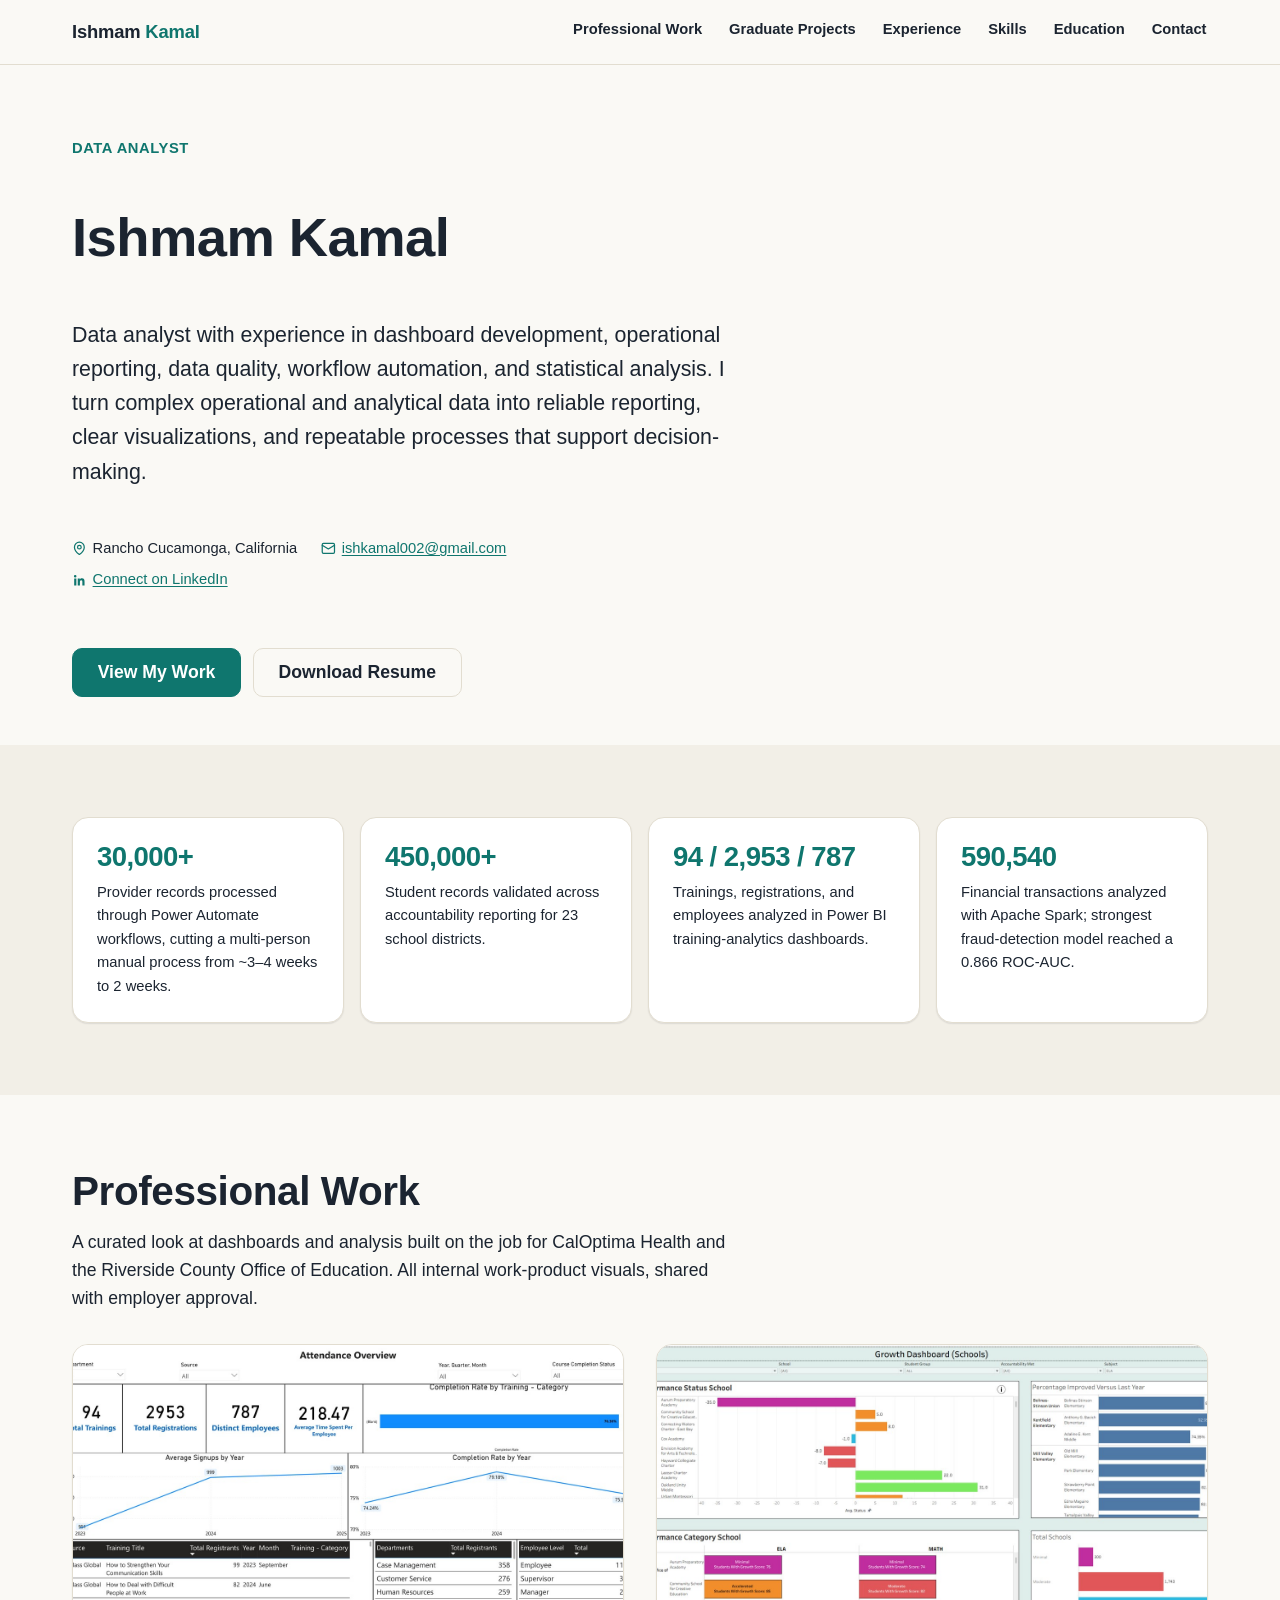
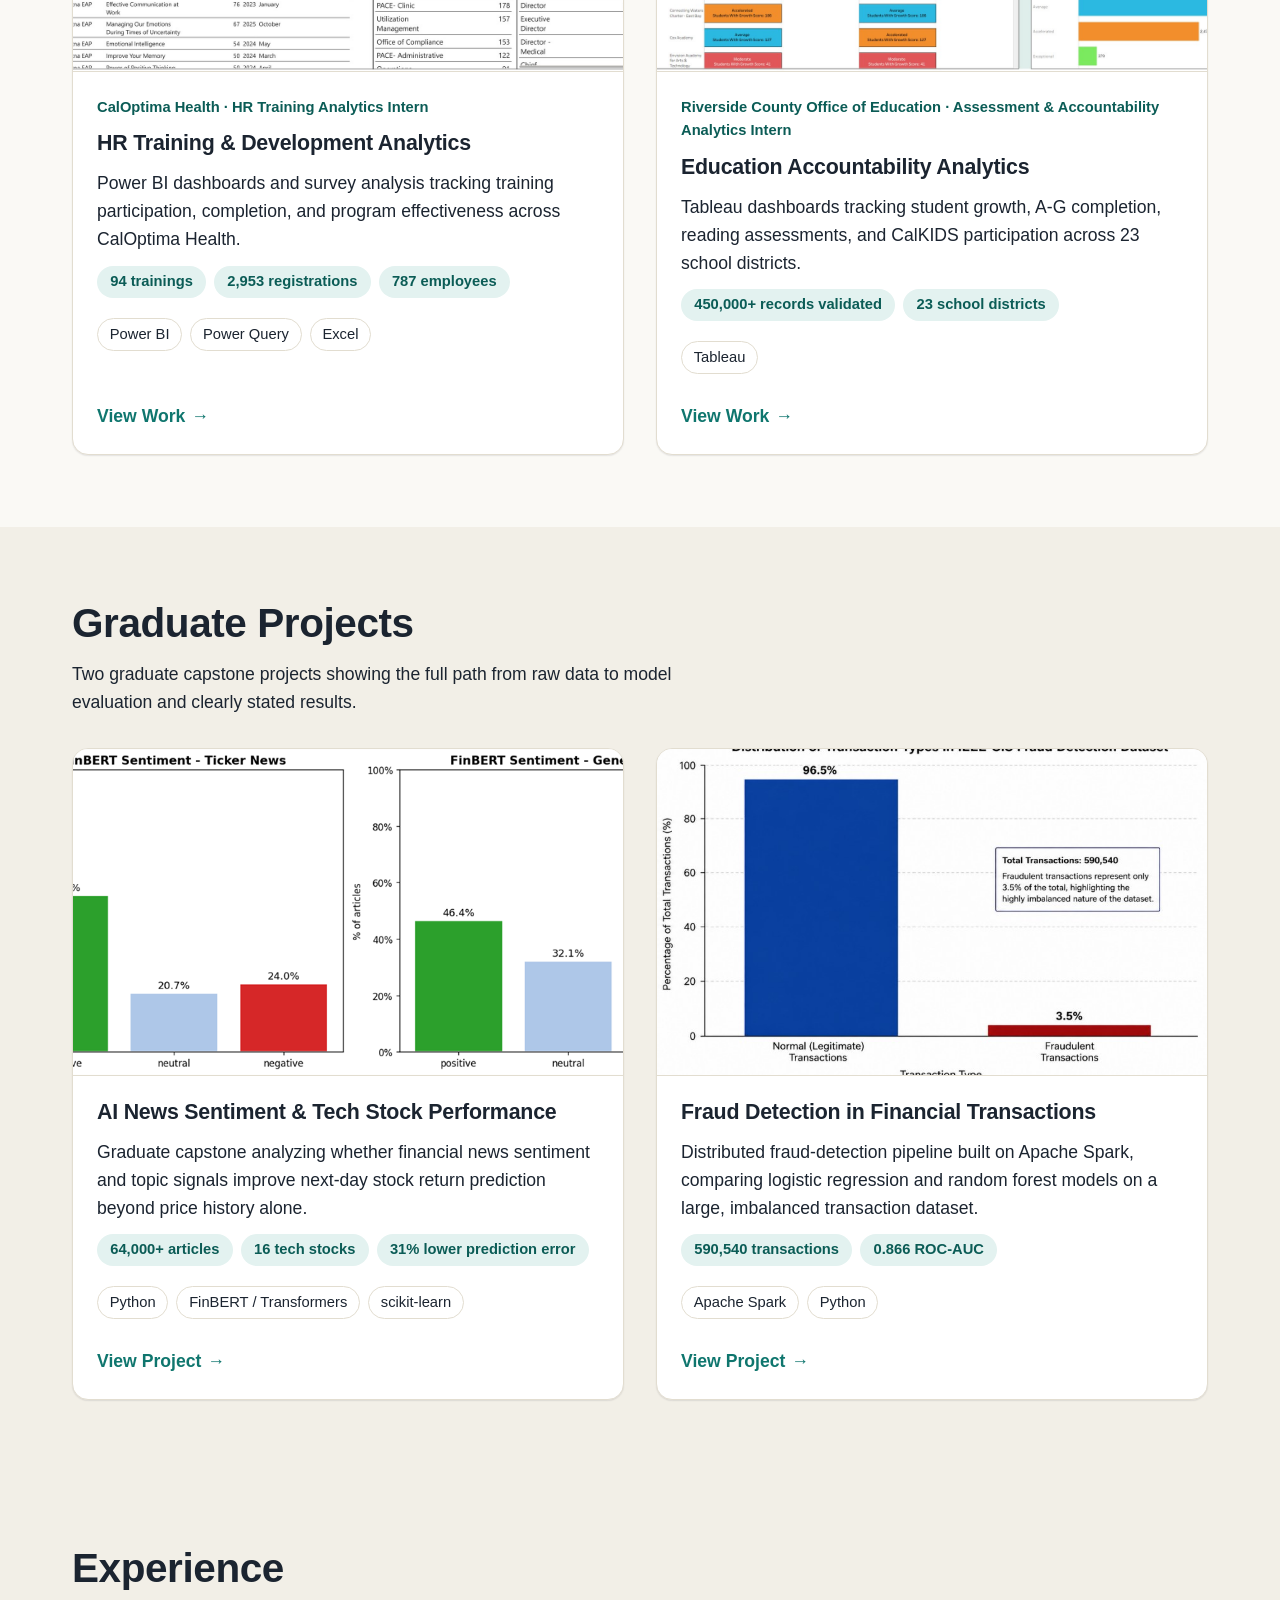
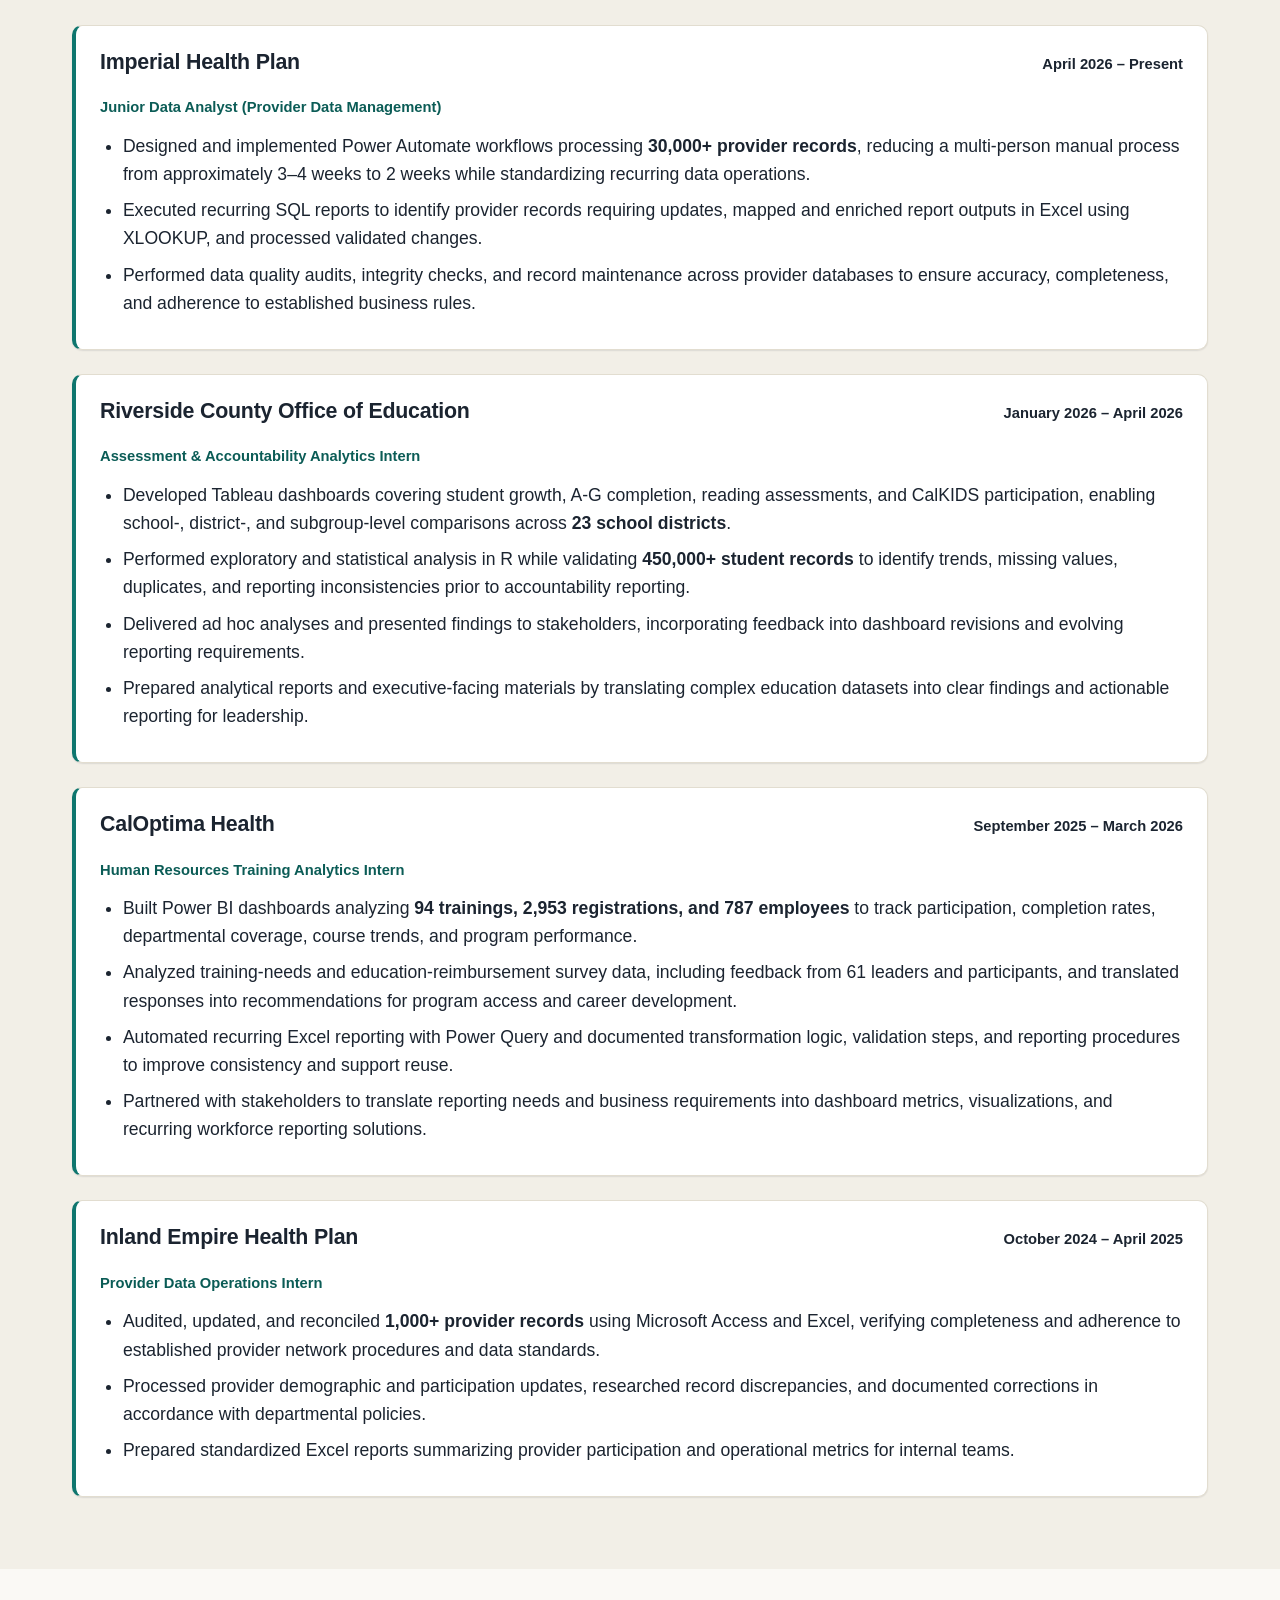
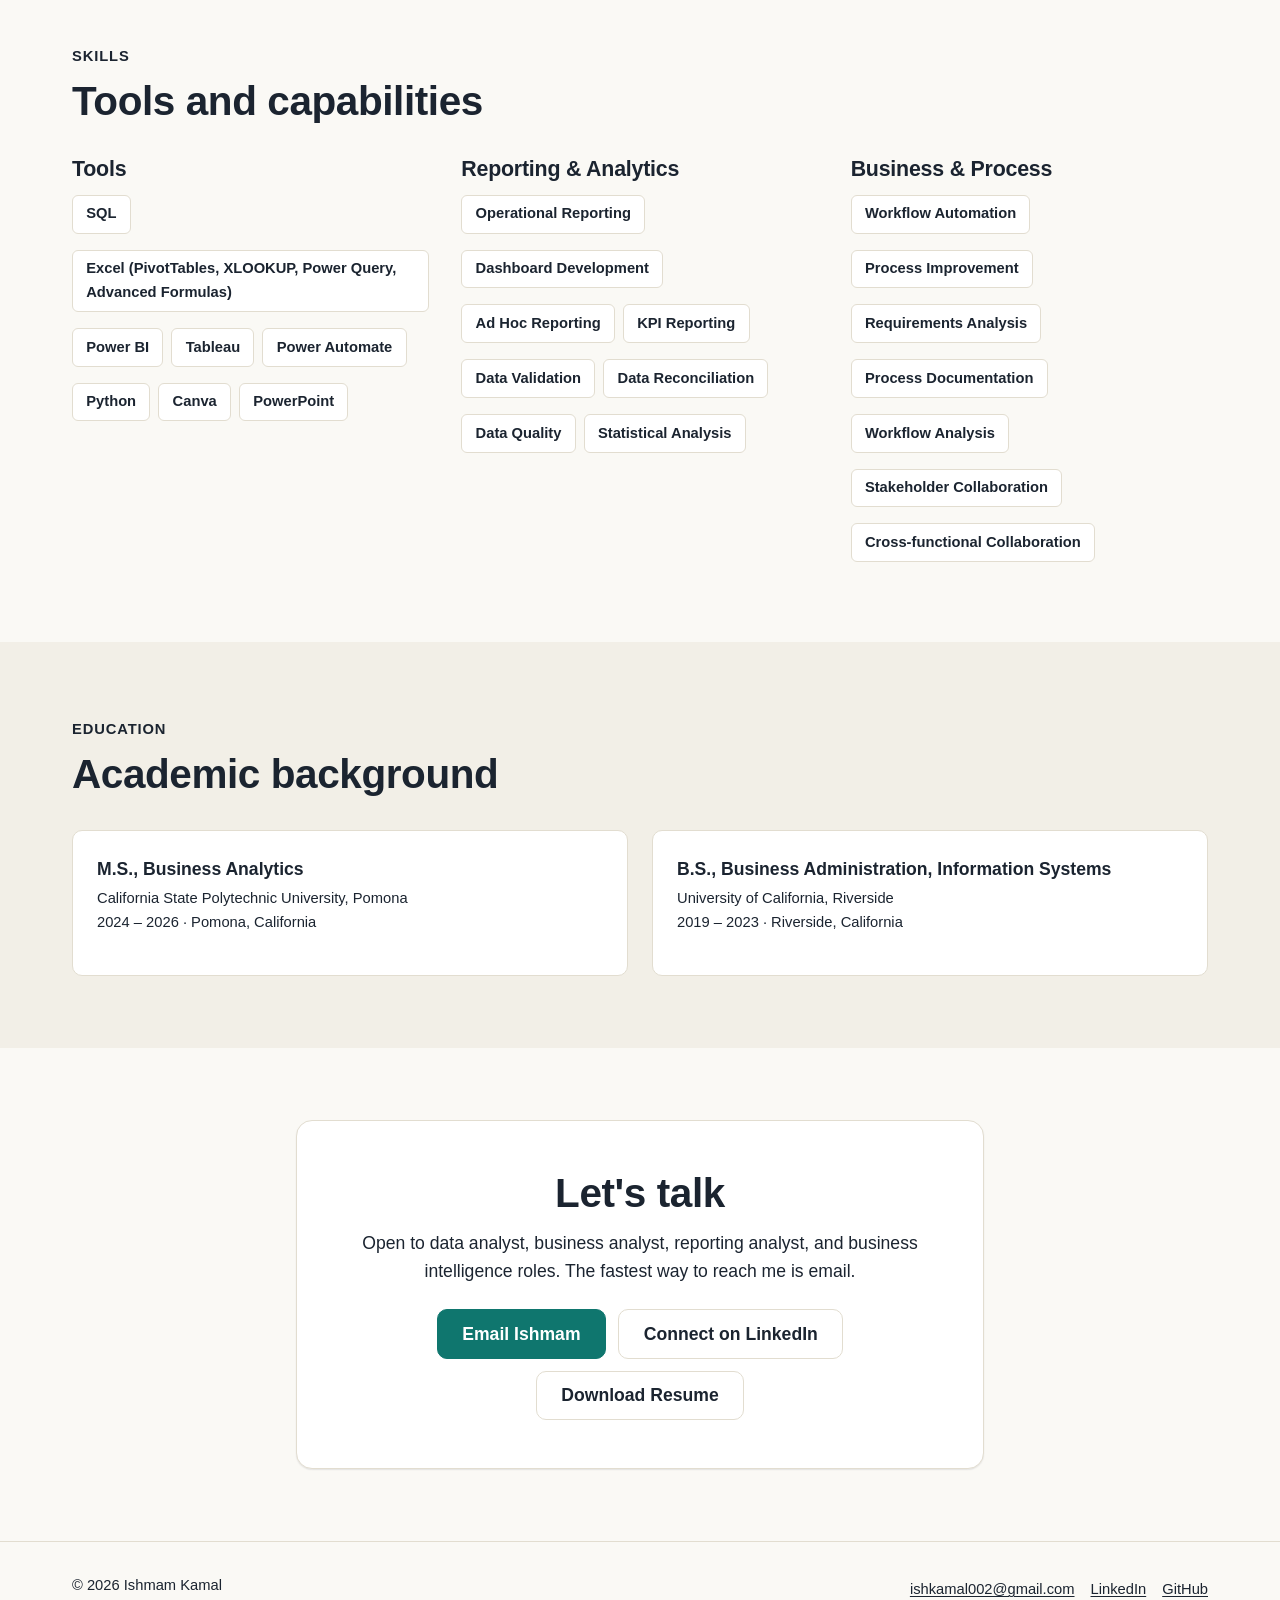
<file: index.html>
<!doctype html>
<html lang="en">
<head>
<meta charset="utf-8">
<meta name="viewport" content="width=device-width, initial-scale=1">
<title>Ishmam Kamal | Data Analyst | Dashboards, Reporting &amp; Data Quality</title>
<meta name="description" content="Ishmam Kamal is a data analyst with experience in dashboard development, operational reporting, data quality, workflow automation, and statistical analysis.">

<link rel="canonical" href="https://ishkamal.github.io/">
<meta property="og:type" content="website">
<meta property="og:title" content="Ishmam Kamal | Data Analyst">
<meta property="og:description" content="Dashboard development, operational reporting, data quality, workflow automation, and statistical analysis.">
<meta property="og:url" content="https://ishkamal.github.io/">
<meta property="og:image" content="https://ishkamal.github.io/assets/images/social/social-preview.png">
<meta name="twitter:card" content="summary_large_image">

<link rel="icon" href="assets/images/social/favicon.svg" type="image/svg+xml">
<link rel="stylesheet" href="assets/css/styles.css?v=2">
</head>
<body>
<a class="skip-link" href="#main">Skip to main content</a>

<header class="site-header">
  <div class="container">
    <a class="brand" href="index.html">Ishmam <span>Kamal</span></a>
    <button type="button" class="nav-toggle" data-nav-toggle aria-expanded="false" aria-controls="primary-nav">
      <span aria-hidden="true">☰</span> Menu
    </button>
    <nav class="primary-nav" id="primary-nav" aria-label="Primary">
      <ul class="primary-nav__links">
        <li><a href="#professional-work">Professional Work</a></li>
        <li><a href="#graduate-projects">Graduate Projects</a></li>
        <li><a href="#experience">Experience</a></li>
        <li><a href="#skills">Skills</a></li>
        <li><a href="#education">Education</a></li>
        <li><a href="#contact">Contact</a></li>
      </ul>
    </nav>
  </div>
</header>

<main id="main">

  <!-- ============================== HERO ============================== -->
  <section class="hero">
    <div class="container">
      <div class="hero__grid">
        <p class="hero__eyebrow">Data Analyst</p>
        <h1>Ishmam Kamal</h1>
        <p class="hero__lede">Data analyst with experience in dashboard development, operational reporting, data quality, workflow automation, and statistical analysis. I turn complex operational and analytical data into reliable reporting, clear visualizations, and repeatable processes that support decision-making.</p>
        <p class="hero__meta">
          <span>
            <svg class="icon" viewBox="0 0 24 24" fill="none" stroke="currentColor" stroke-width="2" stroke-linecap="round" stroke-linejoin="round" aria-hidden="true"><path d="M20 10c0 6-8 12-8 12s-8-6-8-12a8 8 0 0 1 16 0Z"/><circle cx="12" cy="10" r="3"/></svg>
            Rancho Cucamonga, California
          </span>
          <span>
            <svg class="icon" viewBox="0 0 24 24" fill="none" stroke="currentColor" stroke-width="2" stroke-linecap="round" stroke-linejoin="round" aria-hidden="true"><rect x="2" y="4" width="20" height="16" rx="2"/><path d="m2 7 10 6 10-6"/></svg>
            <a href="mailto:ishkamal002@gmail.com">ishkamal002@gmail.com</a>
          </span>
          <span>
            <svg class="icon" viewBox="0 0 24 24" fill="currentColor" aria-hidden="true"><path d="M20.45 20.45h-3.56v-5.57c0-1.33-.02-3.03-1.85-3.03-1.85 0-2.14 1.45-2.14 2.94v5.66H9.34V9h3.41v1.56h.05c.48-.9 1.64-1.85 3.37-1.85 3.6 0 4.27 2.37 4.27 5.45zM5.34 7.43a2.07 2.07 0 1 1 0-4.13 2.07 2.07 0 0 1 0 4.13ZM7.12 20.45H3.56V9h3.56z"/></svg>
            <a href="https://www.linkedin.com/in/ishmamkamal" target="_blank" rel="noopener">Connect on LinkedIn <span class="visually-hidden">(opens in a new tab)</span></a>
          </span>
        </p>
        <div class="cta-row">
          <a class="btn btn--primary" href="#professional-work">View My Work</a>
          <a class="btn btn--secondary" href="assets/docs/Ishmam-Kamal-Resume.pdf" download>Download Resume</a>
        </div>
      </div>
    </div>
  </section>

  <!-- ========================== IMPACT STRIP =========================== -->
  <section class="section section--alt" aria-labelledby="impact-heading">
    <div class="container">
      <h2 id="impact-heading" class="visually-hidden">Quantified impact</h2>
      <div class="metric-grid">
        <div class="metric-card">
          <p class="metric-card__value">30,000+</p>
          <p class="metric-card__label">Provider records processed through Power Automate workflows, cutting a multi-person manual process from ~3–4 weeks to 2 weeks.</p>
        </div>
        <div class="metric-card">
          <p class="metric-card__value">450,000+</p>
          <p class="metric-card__label">Student records validated across accountability reporting for 23 school districts.</p>
        </div>
        <div class="metric-card">
          <p class="metric-card__value">94 / 2,953 / 787</p>
          <p class="metric-card__label">Trainings, registrations, and employees analyzed in Power BI training-analytics dashboards.</p>
        </div>
        <div class="metric-card">
          <p class="metric-card__value">590,540</p>
          <p class="metric-card__label">Financial transactions analyzed with Apache Spark; strongest fraud-detection model reached a 0.866 ROC-AUC.</p>
        </div>
      </div>
    </div>
  </section>

  <!-- ==================== PROFESSIONAL ANALYTICS WORK ==================== -->
  <section class="section" id="professional-work" aria-labelledby="professional-work-heading">
    <div class="container">
      <div class="section-heading">
        <h2 id="professional-work-heading">Professional Work</h2>
        <p>A curated look at dashboards and analysis built on the job for CalOptima Health and the Riverside County Office of Education. All internal work-product visuals, shared with employer approval.</p>
      </div>

      <div class="project-grid">

        <article class="project-card">
          <div class="project-card__media">
            <img src="assets/images/professional/caloptima/training-attendance-overview.jpg" width="1400" height="794" loading="lazy" alt="Power BI dashboard showing 94 total trainings, 2,953 total registrations, and 787 distinct employees, with completion-rate trend charts and department breakdowns.">
          </div>
          <div class="project-card__body">
            <p class="project-card__employer">CalOptima Health · HR Training Analytics Intern</p>
            <h3>HR Training &amp; Development Analytics</h3>
            <p class="project-card__summary">Power BI dashboards and survey analysis tracking training participation, completion, and program effectiveness across CalOptima Health.</p>
            <ul class="metric-pills">
              <li class="metric-pill">94 trainings</li>
              <li class="metric-pill">2,953 registrations</li>
              <li class="metric-pill">787 employees</li>
            </ul>
            <ul class="tool-tags">
              <li class="tool-tag">Power BI</li>
              <li class="tool-tag">Power Query</li>
              <li class="tool-tag">Excel</li>
            </ul>
            <div class="project-card__footer">
              <a class="project-link" href="projects/hr-training-analytics.html">View Work</a>
            </div>
          </div>
        </article>

        <article class="project-card">
          <div class="project-card__media">
            <img src="assets/images/professional/rcoe/growth-dashboard-schools.jpg" width="1400" height="764" loading="lazy" alt="Tableau growth dashboard showing average growth status by school and total schools by performance category for ELA.">
          </div>
          <div class="project-card__body">
            <p class="project-card__employer">Riverside County Office of Education · Assessment &amp; Accountability Analytics Intern</p>
            <h3>Education Accountability Analytics</h3>
            <p class="project-card__summary">Tableau dashboards tracking student growth, A-G completion, reading assessments, and CalKIDS participation across 23 school districts.</p>
            <ul class="metric-pills">
              <li class="metric-pill">450,000+ records validated</li>
              <li class="metric-pill">23 school districts</li>
            </ul>
            <ul class="tool-tags">
              <li class="tool-tag">Tableau</li>
            </ul>
            <div class="project-card__footer">
              <a class="project-link" href="projects/education-accountability-analytics.html">View Work</a>
            </div>
          </div>
        </article>

      </div>
    </div>
  </section>

  <!-- =========================== GRADUATE PROJECTS ============================== -->
  <section class="section section--alt" id="graduate-projects" aria-labelledby="graduate-projects-heading">
    <div class="container">
      <div class="section-heading">
        <h2 id="graduate-projects-heading">Graduate Projects</h2>
        <p>Two graduate capstone projects showing the full path from raw data to model evaluation and clearly stated results.</p>
      </div>

      <div class="project-grid">

        <article class="project-card">
          <div class="project-card__media">
            <img src="assets/images/projects/ai-news/sentiment-distribution.png" width="1100" height="452" loading="lazy" alt="Bar chart comparing FinBERT sentiment distribution for ticker-specific news (55.3% positive) versus general financial news (46.4% positive).">
          </div>
          <div class="project-card__body">
            <h3>AI News Sentiment &amp; Tech Stock Performance</h3>
            <p class="project-card__summary">Graduate capstone analyzing whether financial news sentiment and topic signals improve next-day stock return prediction beyond price history alone.</p>
            <ul class="metric-pills">
              <li class="metric-pill">64,000+ articles</li>
              <li class="metric-pill">16 tech stocks</li>
              <li class="metric-pill">31% lower prediction error</li>
            </ul>
            <ul class="tool-tags">
              <li class="tool-tag">Python</li>
              <li class="tool-tag">FinBERT / Transformers</li>
              <li class="tool-tag">scikit-learn</li>
            </ul>
            <div class="project-card__footer">
              <a class="project-link" href="projects/ai-news-sentiment.html">View Project</a>
            </div>
          </div>
        </article>

        <article class="project-card">
          <div class="project-card__media">
            <img src="assets/images/projects/fraud-detection/class-imbalance.jpg" width="870" height="578" loading="lazy" alt="Bar chart showing 96.5% of transactions in the IEEE-CIS fraud dataset are legitimate and 3.5% are fraudulent.">
          </div>
          <div class="project-card__body">
            <h3>Fraud Detection in Financial Transactions</h3>
            <p class="project-card__summary">Distributed fraud-detection pipeline built on Apache Spark, comparing logistic regression and random forest models on a large, imbalanced transaction dataset.</p>
            <ul class="metric-pills">
              <li class="metric-pill">590,540 transactions</li>
              <li class="metric-pill">0.866 ROC-AUC</li>
            </ul>
            <ul class="tool-tags">
              <li class="tool-tag">Apache Spark</li>
              <li class="tool-tag">Python</li>
            </ul>
            <div class="project-card__footer">
              <a class="project-link" href="projects/fraud-detection.html">View Project</a>
            </div>
          </div>
        </article>

      </div>
    </div>
  </section>

  <!-- =========================== EXPERIENCE ============================= -->
  <section class="section section--alt" id="experience" aria-labelledby="experience-heading">
    <div class="container">
      <div class="section-heading">
        <h2 id="experience-heading">Experience</h2>
      </div>

      <div class="timeline">

        <div class="timeline-item">
          <div class="timeline-item__head">
            <h3 class="timeline-item__org">Imperial Health Plan</h3>
            <p class="timeline-item__dates">April 2026 – Present</p>
          </div>
          <p class="timeline-item__role">Junior Data Analyst (Provider Data Management)</p>
          <ul>
            <li>Designed and implemented Power Automate workflows processing <strong>30,000+ provider records</strong>, reducing a multi-person manual process from approximately 3–4 weeks to 2 weeks while standardizing recurring data operations.</li>
            <li>Executed recurring SQL reports to identify provider records requiring updates, mapped and enriched report outputs in Excel using XLOOKUP, and processed validated changes.</li>
            <li>Performed data quality audits, integrity checks, and record maintenance across provider databases to ensure accuracy, completeness, and adherence to established business rules.</li>
          </ul>
        </div>

        <div class="timeline-item">
          <div class="timeline-item__head">
            <h3 class="timeline-item__org">Riverside County Office of Education</h3>
            <p class="timeline-item__dates">January 2026 – April 2026</p>
          </div>
          <p class="timeline-item__role">Assessment &amp; Accountability Analytics Intern</p>
          <ul>
            <li>Developed Tableau dashboards covering student growth, A-G completion, reading assessments, and CalKIDS participation, enabling school-, district-, and subgroup-level comparisons across <strong>23 school districts</strong>.</li>
            <li>Performed exploratory and statistical analysis in R while validating <strong>450,000+ student records</strong> to identify trends, missing values, duplicates, and reporting inconsistencies prior to accountability reporting.</li>
            <li>Delivered ad hoc analyses and presented findings to stakeholders, incorporating feedback into dashboard revisions and evolving reporting requirements.</li>
            <li>Prepared analytical reports and executive-facing materials by translating complex education datasets into clear findings and actionable reporting for leadership.</li>
          </ul>
        </div>

        <div class="timeline-item">
          <div class="timeline-item__head">
            <h3 class="timeline-item__org">CalOptima Health</h3>
            <p class="timeline-item__dates">September 2025 – March 2026</p>
          </div>
          <p class="timeline-item__role">Human Resources Training Analytics Intern</p>
          <ul>
            <li>Built Power BI dashboards analyzing <strong>94 trainings, 2,953 registrations, and 787 employees</strong> to track participation, completion rates, departmental coverage, course trends, and program performance.</li>
            <li>Analyzed training-needs and education-reimbursement survey data, including feedback from 61 leaders and participants, and translated responses into recommendations for program access and career development.</li>
            <li>Automated recurring Excel reporting with Power Query and documented transformation logic, validation steps, and reporting procedures to improve consistency and support reuse.</li>
            <li>Partnered with stakeholders to translate reporting needs and business requirements into dashboard metrics, visualizations, and recurring workforce reporting solutions.</li>
          </ul>
        </div>

        <div class="timeline-item">
          <div class="timeline-item__head">
            <h3 class="timeline-item__org">Inland Empire Health Plan</h3>
            <p class="timeline-item__dates">October 2024 – April 2025</p>
          </div>
          <p class="timeline-item__role">Provider Data Operations Intern</p>
          <ul>
            <li>Audited, updated, and reconciled <strong>1,000+ provider records</strong> using Microsoft Access and Excel, verifying completeness and adherence to established provider network procedures and data standards.</li>
            <li>Processed provider demographic and participation updates, researched record discrepancies, and documented corrections in accordance with departmental policies.</li>
            <li>Prepared standardized Excel reports summarizing provider participation and operational metrics for internal teams.</li>
          </ul>
        </div>

      </div>
    </div>
  </section>

  <!-- ============================= SKILLS =============================== -->
  <section class="section" id="skills" aria-labelledby="skills-heading">
    <div class="container">
      <div class="section-heading">
        <p class="eyebrow">Skills</p>
        <h2 id="skills-heading">Tools and capabilities</h2>
      </div>
      <div class="skills-grid">
        <div class="skill-group">
          <h3>Tools</h3>
          <ul class="skill-tags">
            <li class="skill-tag">SQL</li>
            <li class="skill-tag">Excel (PivotTables, XLOOKUP, Power Query, Advanced Formulas)</li>
            <li class="skill-tag">Power BI</li>
            <li class="skill-tag">Tableau</li>
            <li class="skill-tag">Power Automate</li>
            <li class="skill-tag">Python</li>
            <li class="skill-tag">Canva</li>
            <li class="skill-tag">PowerPoint</li>
          </ul>
        </div>
        <div class="skill-group">
          <h3>Reporting &amp; Analytics</h3>
          <ul class="skill-tags">
            <li class="skill-tag">Operational Reporting</li>
            <li class="skill-tag">Dashboard Development</li>
            <li class="skill-tag">Ad Hoc Reporting</li>
            <li class="skill-tag">KPI Reporting</li>
            <li class="skill-tag">Data Validation</li>
            <li class="skill-tag">Data Reconciliation</li>
            <li class="skill-tag">Data Quality</li>
            <li class="skill-tag">Statistical Analysis</li>
          </ul>
        </div>
        <div class="skill-group">
          <h3>Business &amp; Process</h3>
          <ul class="skill-tags">
            <li class="skill-tag">Workflow Automation</li>
            <li class="skill-tag">Process Improvement</li>
            <li class="skill-tag">Requirements Analysis</li>
            <li class="skill-tag">Process Documentation</li>
            <li class="skill-tag">Workflow Analysis</li>
            <li class="skill-tag">Stakeholder Collaboration</li>
            <li class="skill-tag">Cross-functional Collaboration</li>
          </ul>
        </div>
      </div>
    </div>
  </section>

  <!-- ============================ EDUCATION ============================= -->
  <section class="section section--alt" id="education" aria-labelledby="education-heading">
    <div class="container">
      <div class="section-heading">
        <p class="eyebrow">Education</p>
        <h2 id="education-heading">Academic background</h2>
      </div>
      <div class="education-grid">
        <div class="education-card">
          <p class="education-card__degree">M.S., Business Analytics</p>
          <p class="education-card__meta">California State Polytechnic University, Pomona<br>2024 – 2026 · Pomona, California</p>
        </div>
        <div class="education-card">
          <p class="education-card__degree">B.S., Business Administration, Information Systems</p>
          <p class="education-card__meta">University of California, Riverside<br>2019 – 2023 · Riverside, California</p>
        </div>
      </div>
    </div>
  </section>

  <!-- ============================= CONTACT ============================== -->
  <section class="section" id="contact" aria-labelledby="contact-heading">
    <div class="container container--narrow">
      <div class="contact-card">
        <h2 id="contact-heading">Let's talk</h2>
        <p>Open to data analyst, business analyst, reporting analyst, and business intelligence roles. The fastest way to reach me is email.</p>
        <div class="cta-row">
          <a class="btn btn--primary" href="mailto:ishkamal002@gmail.com">Email Ishmam</a>
          <a class="btn btn--secondary" href="https://www.linkedin.com/in/ishmamkamal" target="_blank" rel="noopener">Connect on LinkedIn <span class="visually-hidden">(opens in a new tab)</span></a>
          <a class="btn btn--secondary" href="assets/docs/Ishmam-Kamal-Resume.pdf" download>Download Resume</a>
        </div>
      </div>
    </div>
  </section>

</main>

<footer class="site-footer">
  <div class="container">
    <p>&copy; <span data-current-year>2026</span> Ishmam Kamal</p>
    <ul class="footer-links">
      <li><a href="mailto:ishkamal002@gmail.com">ishkamal002@gmail.com</a></li>
      <li><a href="https://www.linkedin.com/in/ishmamkamal" target="_blank" rel="noopener">LinkedIn</a></li>
      <li><a href="https://github.com/IshKamal/IshKamal.github.io" target="_blank" rel="noopener">GitHub <span class="visually-hidden">(opens in a new tab)</span></a></li>
    </ul>
  </div>
</footer>

<script src="assets/js/main.js" defer></script>
</body>
</html>
</file>
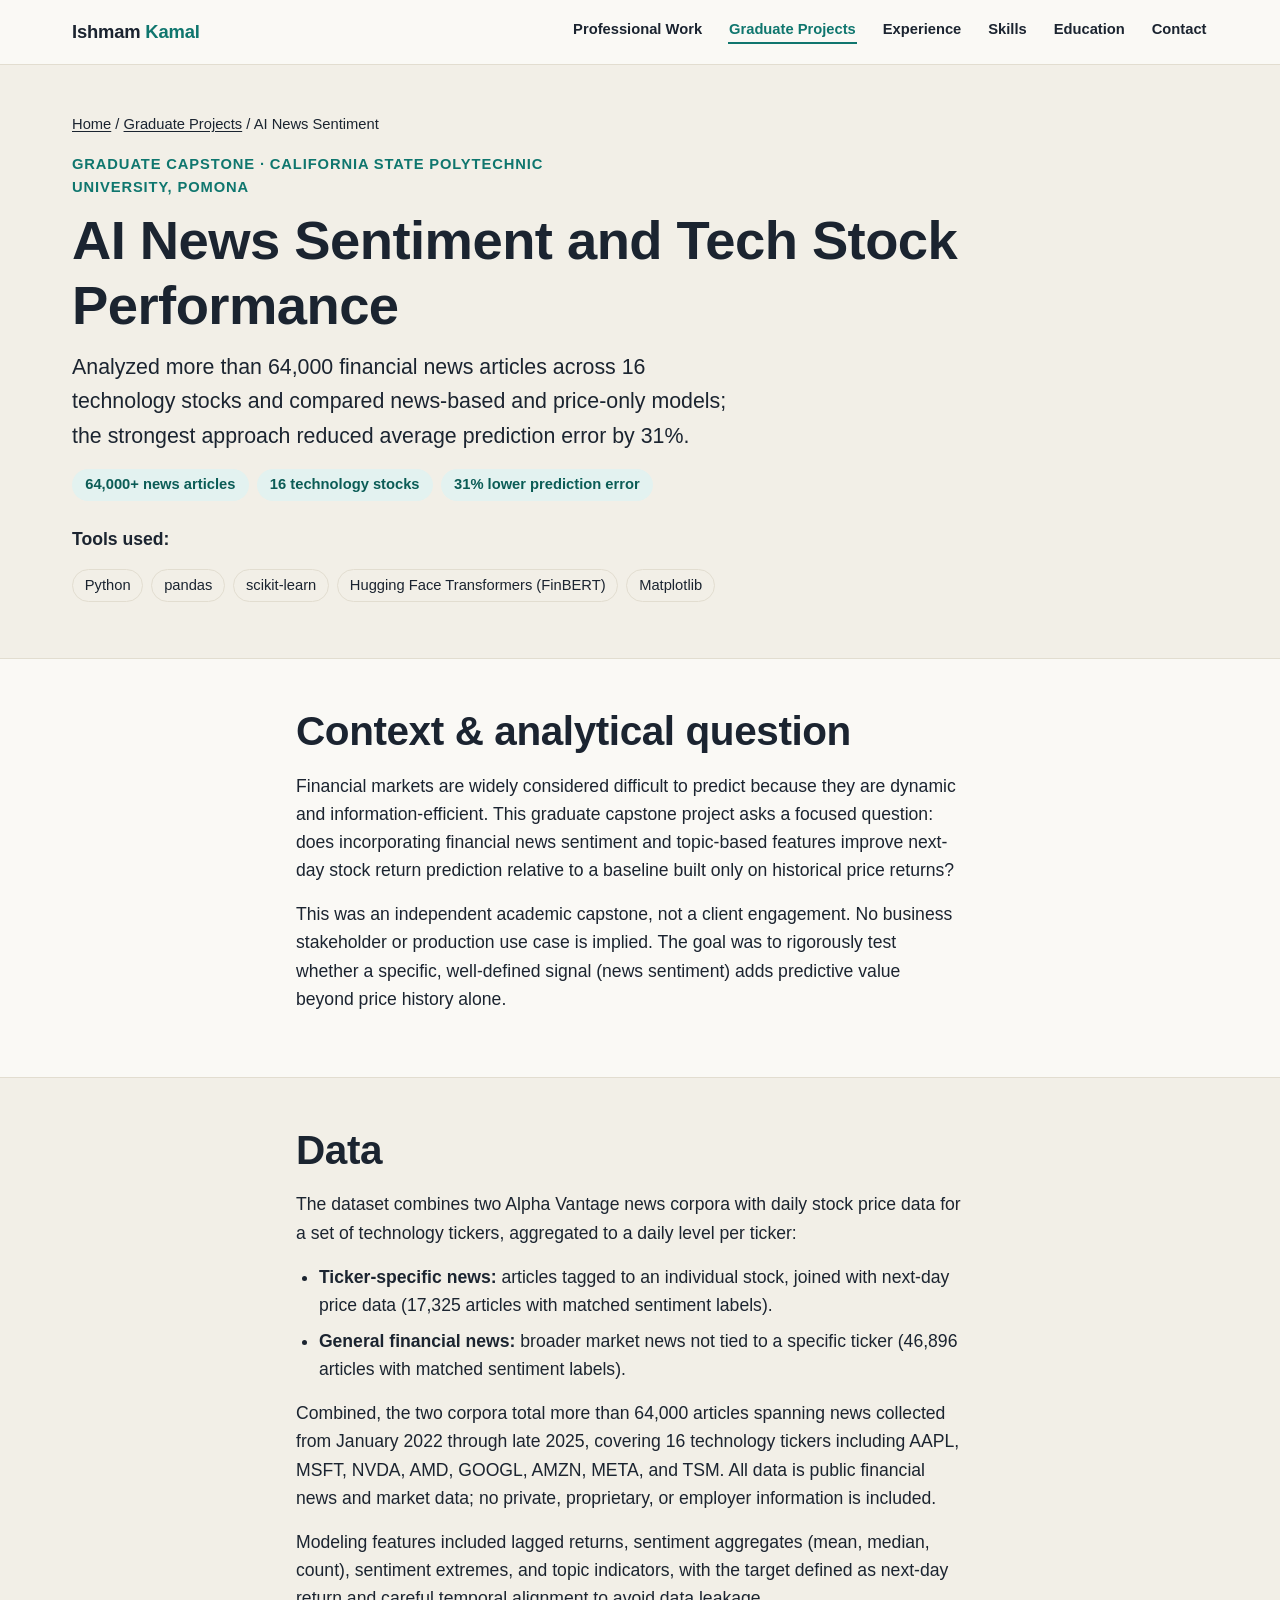
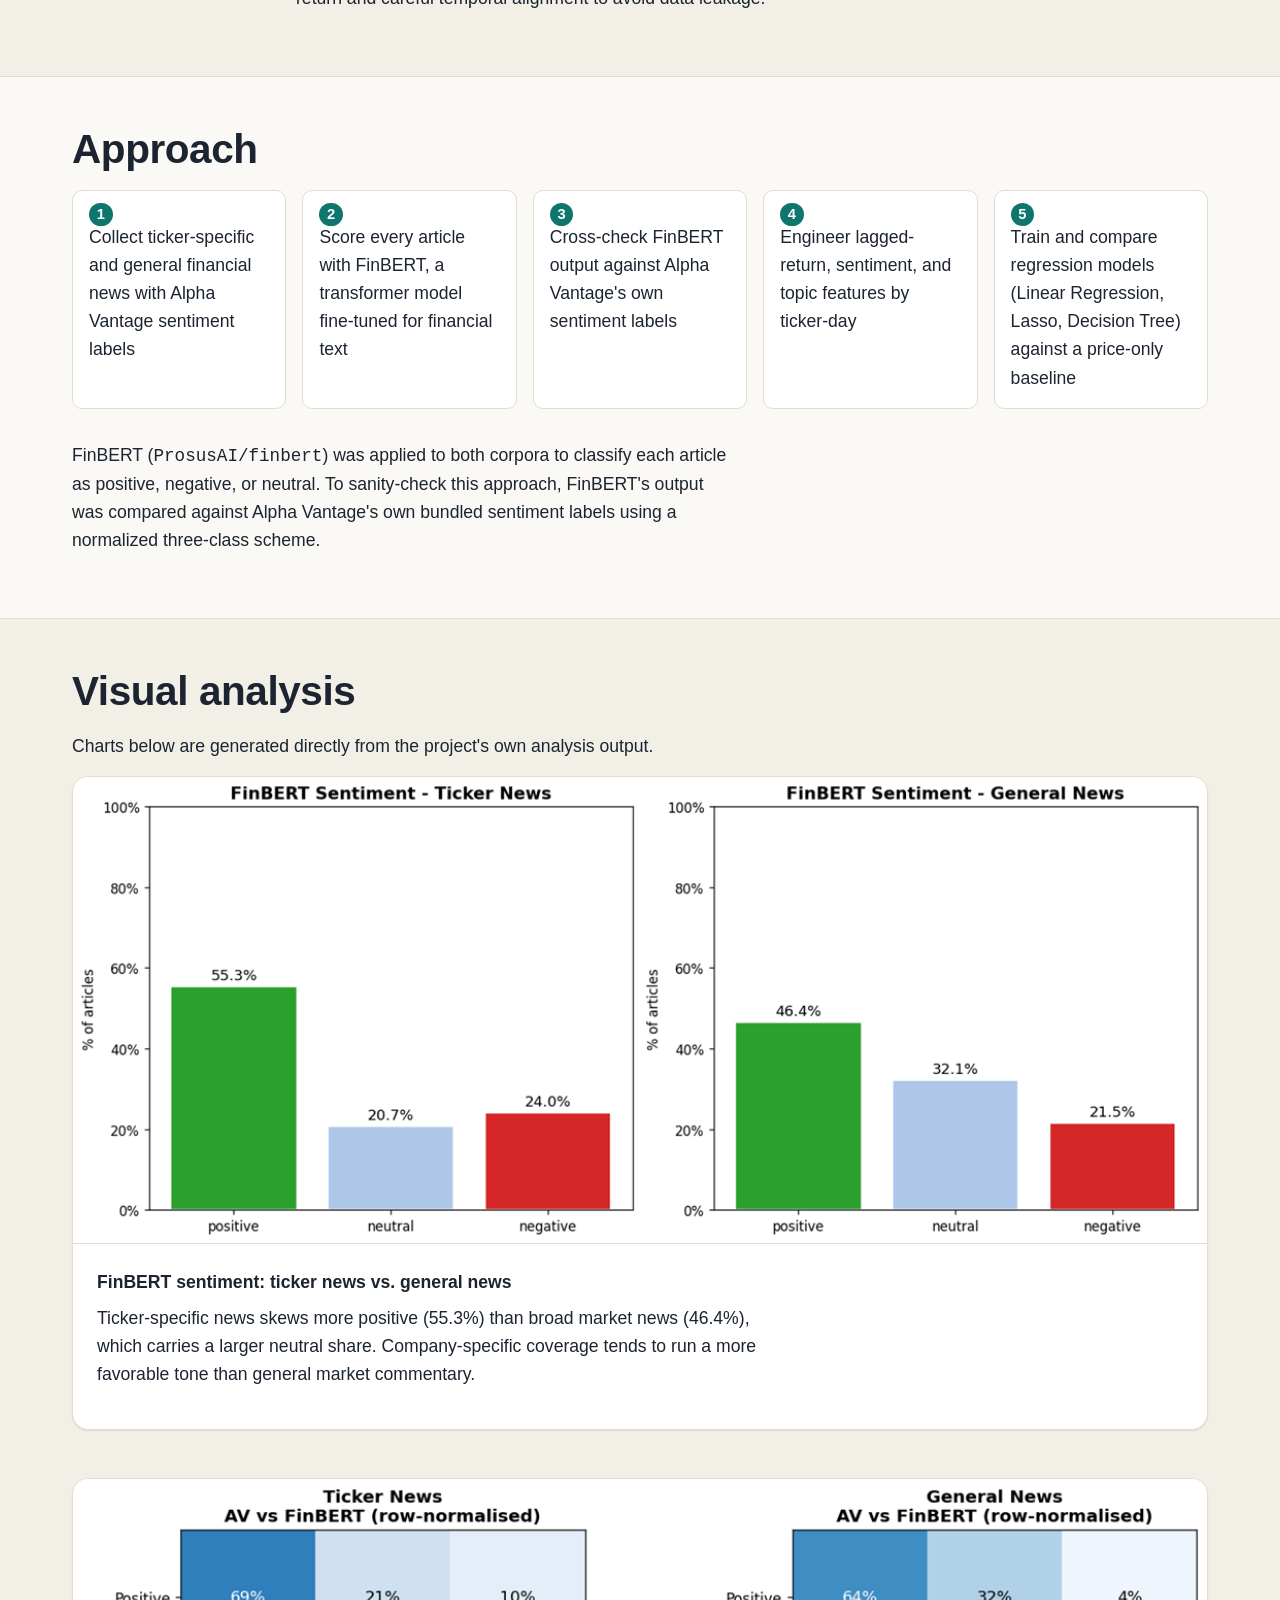
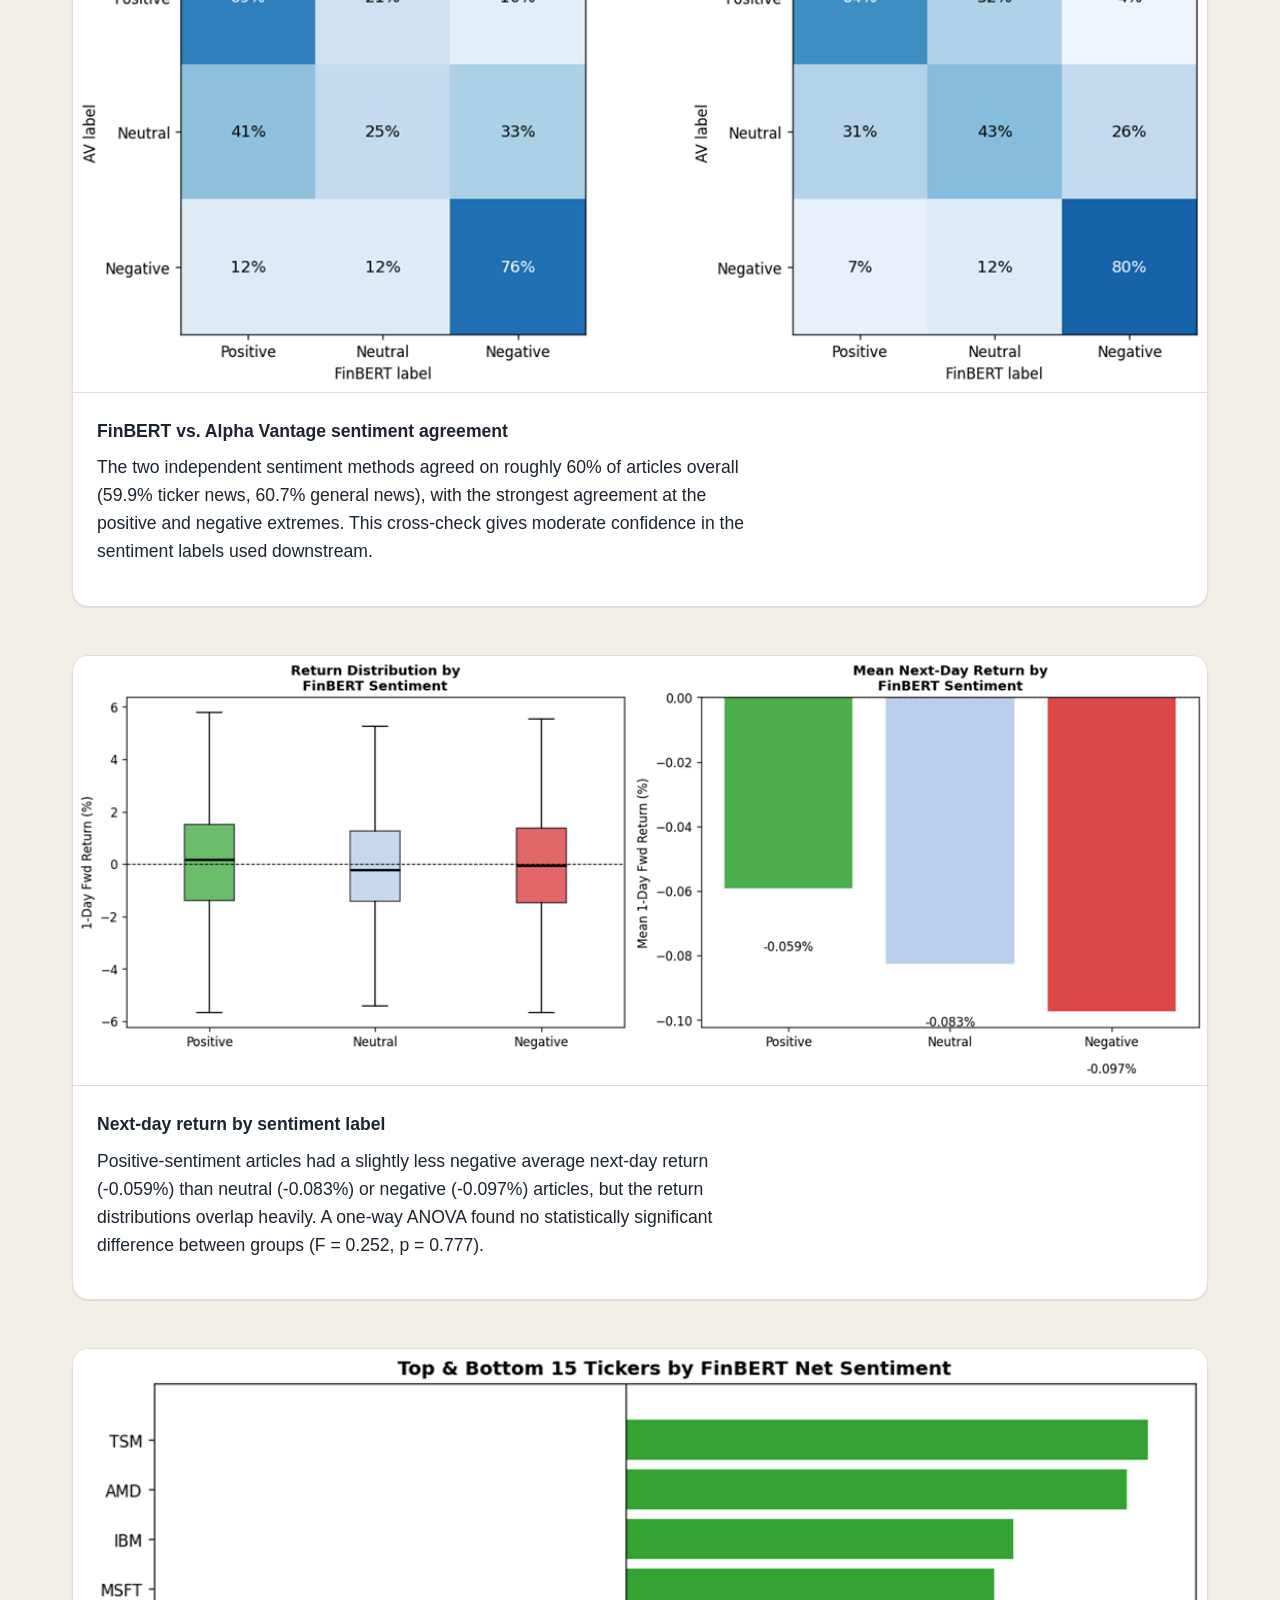
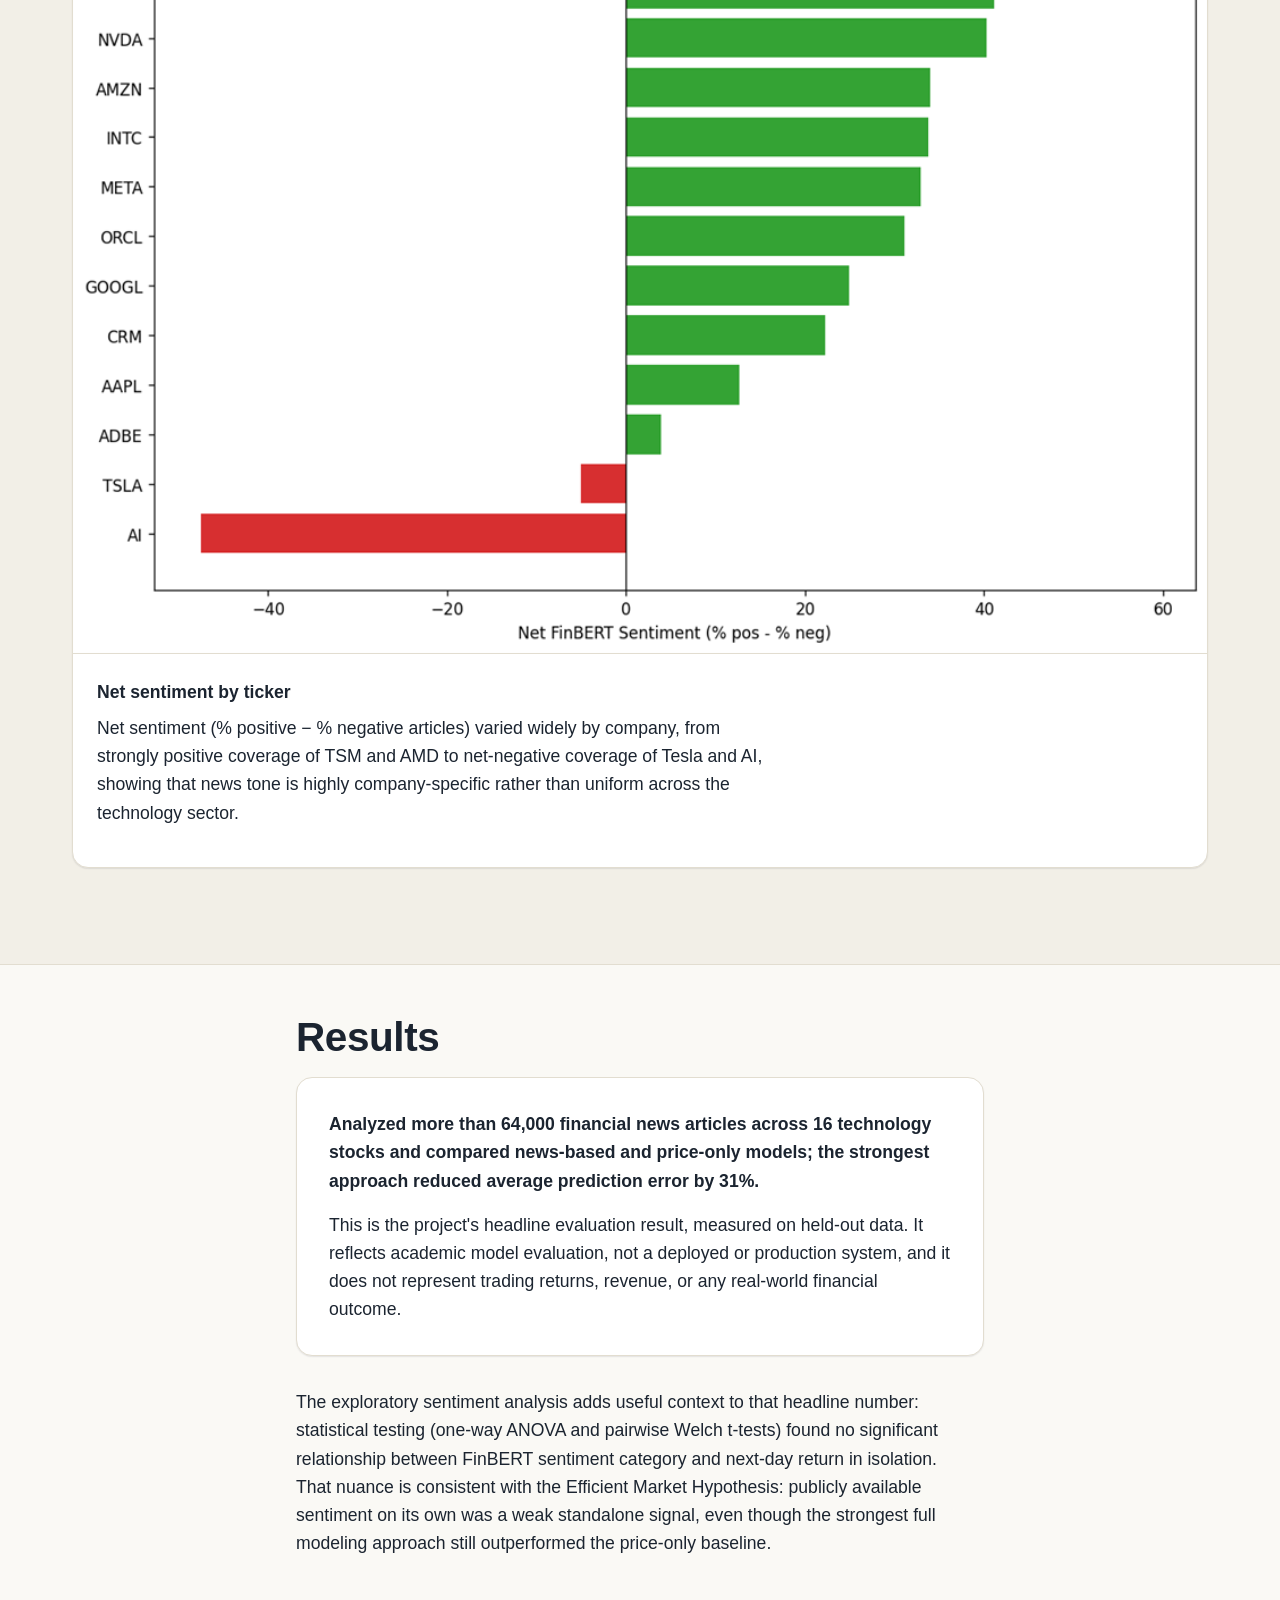
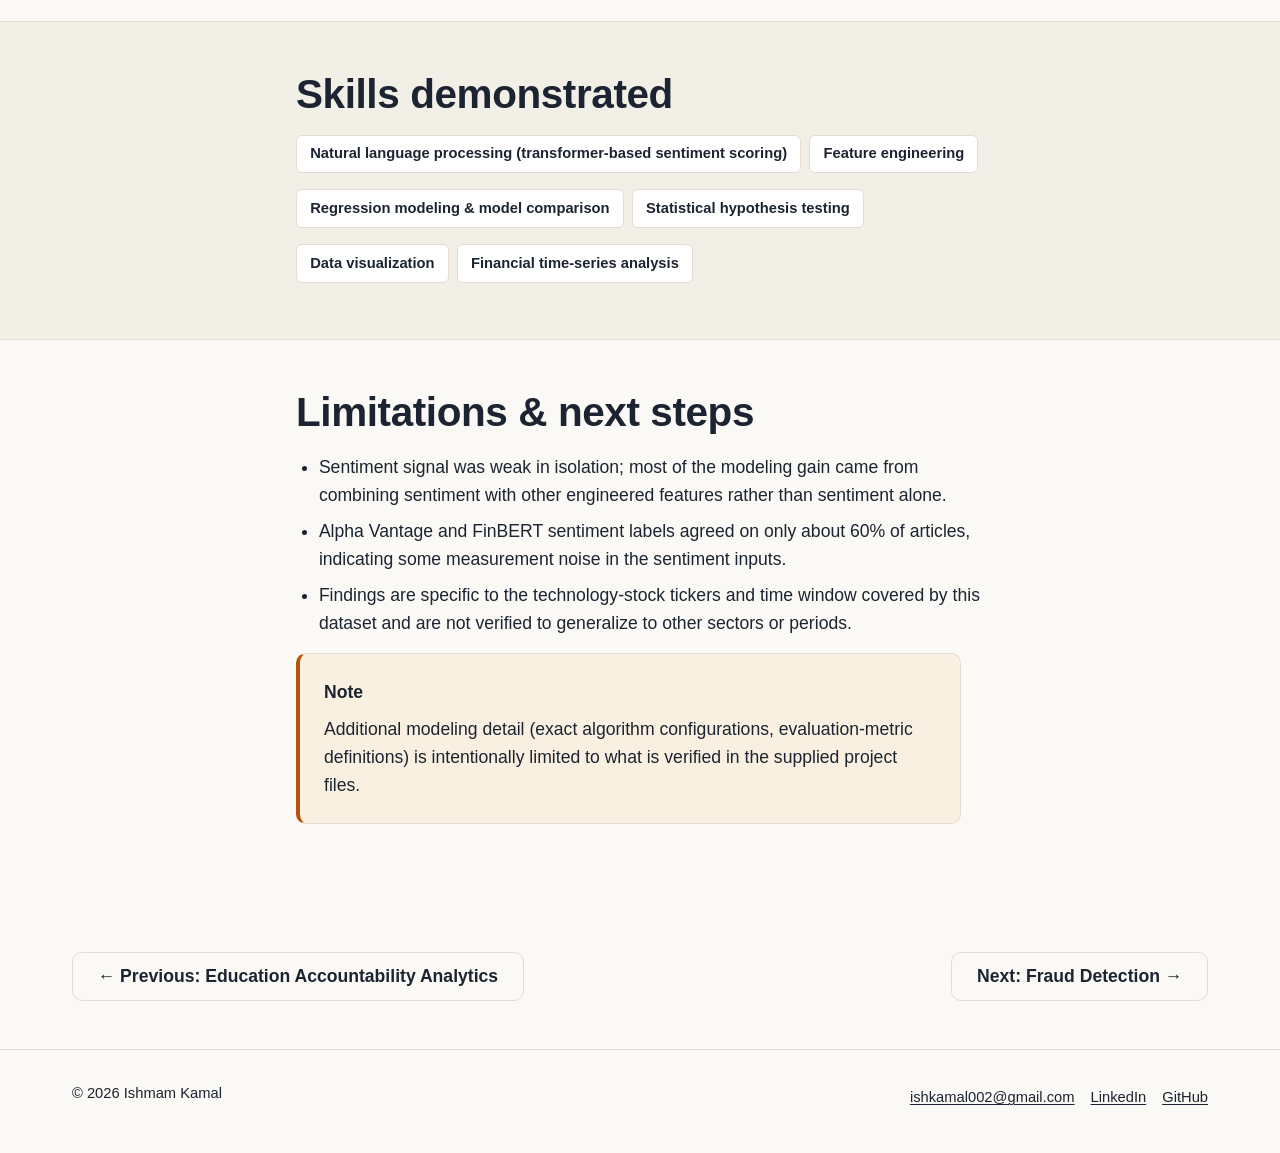
<file: projects/ai-news-sentiment.html>
<!doctype html>
<html lang="en">
<head>
<meta charset="utf-8">
<meta name="viewport" content="width=device-width, initial-scale=1">
<title>AI News Sentiment &amp; Tech Stock Performance | Ishmam Kamal</title>
<meta name="description" content="Graduate capstone analyzing 64,000+ financial news articles across 16 technology stocks with FinBERT sentiment scoring and regression modeling of next-day stock returns.">

<link rel="canonical" href="https://ishkamal.github.io/projects/ai-news-sentiment.html">
<meta property="og:type" content="article">
<meta property="og:title" content="AI News Sentiment &amp; Tech Stock Performance | Ishmam Kamal">
<meta property="og:description" content="News sentiment analysis and stock-return modeling using FinBERT, Python, and scikit-learn.">
<meta property="og:url" content="https://ishkamal.github.io/projects/ai-news-sentiment.html">
<meta property="og:image" content="https://ishkamal.github.io/assets/images/social/social-preview.png">
<meta name="twitter:card" content="summary_large_image">

<link rel="icon" href="../assets/images/social/favicon.svg" type="image/svg+xml">
<link rel="stylesheet" href="../assets/css/styles.css?v=2">
</head>
<body>
<a class="skip-link" href="#main">Skip to main content</a>

<header class="site-header">
  <div class="container">
    <a class="brand" href="../index.html">Ishmam <span>Kamal</span></a>
    <button type="button" class="nav-toggle" data-nav-toggle aria-expanded="false" aria-controls="primary-nav">
      <span aria-hidden="true">☰</span> Menu
    </button>
    <nav class="primary-nav" id="primary-nav" aria-label="Primary">
      <ul class="primary-nav__links">
        <li><a href="../index.html#professional-work">Professional Work</a></li>
        <li><a href="../index.html#graduate-projects" aria-current="page">Graduate Projects</a></li>
        <li><a href="../index.html#experience">Experience</a></li>
        <li><a href="../index.html#skills">Skills</a></li>
        <li><a href="../index.html#education">Education</a></li>
        <li><a href="../index.html#contact">Contact</a></li>
      </ul>
    </nav>
  </div>
</header>

<main id="main">

  <section class="project-hero">
    <div class="container">
      <p class="breadcrumb"><a href="../index.html">Home</a> / <a href="../index.html#graduate-projects">Graduate Projects</a> / AI News Sentiment</p>
      <p class="eyebrow">Graduate Capstone · California State Polytechnic University, Pomona</p>
      <h1>AI News Sentiment and Tech Stock Performance</h1>
      <p class="hero__lede">Analyzed more than 64,000 financial news articles across 16 technology stocks and compared news-based and price-only models; the strongest approach reduced average prediction error by 31%.</p>

      <ul class="metric-pills">
        <li class="metric-pill">64,000+ news articles</li>
        <li class="metric-pill">16 technology stocks</li>
        <li class="metric-pill">31% lower prediction error</li>
      </ul>

      <div class="project-hero__tools">
        <p><strong>Tools used:</strong></p>
        <ul class="tool-tags">
          <li class="tool-tag">Python</li>
          <li class="tool-tag">pandas</li>
          <li class="tool-tag">scikit-learn</li>
          <li class="tool-tag">Hugging Face Transformers (FinBERT)</li>
          <li class="tool-tag">Matplotlib</li>
        </ul>
      </div>
    </div>
  </section>

  <!-- CONTEXT -->
  <section class="case-section">
    <div class="container container--narrow">
      <h2>Context &amp; analytical question</h2>
      <p>Financial markets are widely considered difficult to predict because they are dynamic and information-efficient. This graduate capstone project asks a focused question: does incorporating financial news sentiment and topic-based features improve next-day stock return prediction relative to a baseline built only on historical price returns?</p>
      <p>This was an independent academic capstone, not a client engagement. No business stakeholder or production use case is implied. The goal was to rigorously test whether a specific, well-defined signal (news sentiment) adds predictive value beyond price history alone.</p>
    </div>
  </section>

  <!-- DATA -->
  <section class="case-section section--alt">
    <div class="container container--narrow">
      <h2>Data</h2>
      <p>The dataset combines two Alpha Vantage news corpora with daily stock price data for a set of technology tickers, aggregated to a daily level per ticker:</p>
      <ul>
        <li><strong>Ticker-specific news:</strong> articles tagged to an individual stock, joined with next-day price data (17,325 articles with matched sentiment labels).</li>
        <li><strong>General financial news:</strong> broader market news not tied to a specific ticker (46,896 articles with matched sentiment labels).</li>
      </ul>
      <p>Combined, the two corpora total more than 64,000 articles spanning news collected from January 2022 through late 2025, covering 16 technology tickers including AAPL, MSFT, NVDA, AMD, GOOGL, AMZN, META, and TSM. All data is public financial news and market data; no private, proprietary, or employer information is included.</p>
      <p>Modeling features included lagged returns, sentiment aggregates (mean, median, count), sentiment extremes, and topic indicators, with the target defined as next-day return and careful temporal alignment to avoid data leakage.</p>
    </div>
  </section>

  <!-- APPROACH -->
  <section class="case-section">
    <div class="container">
      <h2>Approach</h2>
      <ol class="workflow-steps">
        <li>Collect ticker-specific and general financial news with Alpha Vantage sentiment labels</li>
        <li>Score every article with FinBERT, a transformer model fine-tuned for financial text</li>
        <li>Cross-check FinBERT output against Alpha Vantage's own sentiment labels</li>
        <li>Engineer lagged-return, sentiment, and topic features by ticker-day</li>
        <li>Train and compare regression models (Linear Regression, Lasso, Decision Tree) against a price-only baseline</li>
      </ol>
      <p>FinBERT (<code>ProsusAI/finbert</code>) was applied to both corpora to classify each article as positive, negative, or neutral. To sanity-check this approach, FinBERT's output was compared against Alpha Vantage's own bundled sentiment labels using a normalized three-class scheme.</p>
    </div>
  </section>

  <!-- VISUAL ANALYSIS -->
  <section class="case-section section--alt">
    <div class="container">
      <h2>Visual analysis</h2>
      <p>Charts below are generated directly from the project's own analysis output.</p>

      <figure class="figure">
        <a class="figure__link" href="../assets/images/projects/ai-news/sentiment-distribution.png" data-lightbox>
          <img src="../assets/images/projects/ai-news/sentiment-distribution.png" width="1100" height="452" loading="lazy" alt="Two bar charts of FinBERT sentiment percentage by category. Ticker news: 55.3% positive, 20.7% neutral, 24.0% negative. General news: 46.4% positive, 32.1% neutral, 21.5% negative.">
        </a>
        <figcaption>
          <span class="figure__title">FinBERT sentiment: ticker news vs. general news</span>
          <p>Ticker-specific news skews more positive (55.3%) than broad market news (46.4%), which carries a larger neutral share. Company-specific coverage tends to run a more favorable tone than general market commentary.</p>
        </figcaption>
      </figure>

      <figure class="figure">
        <a class="figure__link" href="../assets/images/projects/ai-news/sentiment-agreement-heatmap.png" data-lightbox>
          <img src="../assets/images/projects/ai-news/sentiment-agreement-heatmap.png" width="1100" height="498" loading="lazy" alt="Row-normalized confusion heatmaps comparing Alpha Vantage sentiment labels against FinBERT labels for ticker news and general news, showing highest agreement on positive and negative extremes.">
        </a>
        <figcaption>
          <span class="figure__title">FinBERT vs. Alpha Vantage sentiment agreement</span>
          <p>The two independent sentiment methods agreed on roughly 60% of articles overall (59.9% ticker news, 60.7% general news), with the strongest agreement at the positive and negative extremes. This cross-check gives moderate confidence in the sentiment labels used downstream.</p>
        </figcaption>
      </figure>

      <figure class="figure">
        <a class="figure__link" href="../assets/images/projects/ai-news/returns-by-sentiment.png" data-lightbox>
          <img src="../assets/images/projects/ai-news/returns-by-sentiment.png" width="1100" height="417" loading="lazy" alt="Box plot and bar chart of next-day stock return by FinBERT sentiment label. Mean returns are -0.059% for positive, -0.083% for neutral, and -0.097% for negative articles, with heavily overlapping distributions.">
        </a>
        <figcaption>
          <span class="figure__title">Next-day return by sentiment label</span>
          <p>Positive-sentiment articles had a slightly less negative average next-day return (-0.059%) than neutral (-0.083%) or negative (-0.097%) articles, but the return distributions overlap heavily. A one-way ANOVA found no statistically significant difference between groups (F = 0.252, p = 0.777).</p>
        </figcaption>
      </figure>

      <figure class="figure">
        <a class="figure__link" href="../assets/images/projects/ai-news/ticker-sentiment-ranking.png" data-lightbox>
          <img src="../assets/images/projects/ai-news/ticker-sentiment-ranking.png" width="1000" height="797" loading="lazy" alt="Horizontal bar chart ranking technology tickers by net FinBERT sentiment. TSM, AMD, and IBM rank most positive; TSLA and AI rank most negative.">
        </a>
        <figcaption>
          <span class="figure__title">Net sentiment by ticker</span>
          <p>Net sentiment (% positive − % negative articles) varied widely by company, from strongly positive coverage of TSM and AMD to net-negative coverage of Tesla and AI, showing that news tone is highly company-specific rather than uniform across the technology sector.</p>
        </figcaption>
      </figure>
    </div>
  </section>

  <!-- RESULTS -->
  <section class="case-section">
    <div class="container container--narrow">
      <h2>Results</h2>
      <div class="result-highlight">
        <p><strong>Analyzed more than 64,000 financial news articles across 16 technology stocks and compared news-based and price-only models; the strongest approach reduced average prediction error by 31%.</strong></p>
        <p>This is the project's headline evaluation result, measured on held-out data. It reflects academic model evaluation, not a deployed or production system, and it does not represent trading returns, revenue, or any real-world financial outcome.</p>
      </div>
      <p>The exploratory sentiment analysis adds useful context to that headline number: statistical testing (one-way ANOVA and pairwise Welch t-tests) found no significant relationship between FinBERT sentiment category and next-day return in isolation. That nuance is consistent with the Efficient Market Hypothesis: publicly available sentiment on its own was a weak standalone signal, even though the strongest full modeling approach still outperformed the price-only baseline.</p>
    </div>
  </section>

  <!-- SKILLS DEMONSTRATED -->
  <section class="case-section section--alt">
    <div class="container container--narrow">
      <h2>Skills demonstrated</h2>
      <ul class="skill-tags" style="display:flex;flex-wrap:wrap;">
        <li class="skill-tag">Natural language processing (transformer-based sentiment scoring)</li>
        <li class="skill-tag">Feature engineering</li>
        <li class="skill-tag">Regression modeling &amp; model comparison</li>
        <li class="skill-tag">Statistical hypothesis testing</li>
        <li class="skill-tag">Data visualization</li>
        <li class="skill-tag">Financial time-series analysis</li>
      </ul>
    </div>
  </section>

  <!-- LIMITATIONS -->
  <section class="case-section">
    <div class="container container--narrow">
      <h2>Limitations &amp; next steps</h2>
      <ul>
        <li>Sentiment signal was weak in isolation; most of the modeling gain came from combining sentiment with other engineered features rather than sentiment alone.</li>
        <li>Alpha Vantage and FinBERT sentiment labels agreed on only about 60% of articles, indicating some measurement noise in the sentiment inputs.</li>
        <li>Findings are specific to the technology-stock tickers and time window covered by this dataset and are not verified to generalize to other sectors or periods.</li>
      </ul>
      <p class="callout">
        <span class="callout__label">Note</span>
        Additional modeling detail (exact algorithm configurations, evaluation-metric definitions) is intentionally limited to what is verified in the supplied project files.
      </p>
    </div>
  </section>

  <nav class="project-nav container" aria-label="Project navigation">
    <a class="btn btn--secondary" href="education-accountability-analytics.html">← Previous: Education Accountability Analytics</a>
    <a class="btn btn--secondary" href="fraud-detection.html">Next: Fraud Detection →</a>
  </nav>

</main>

<footer class="site-footer">
  <div class="container">
    <p>&copy; <span data-current-year>2026</span> Ishmam Kamal</p>
    <ul class="footer-links">
      <li><a href="mailto:ishkamal002@gmail.com">ishkamal002@gmail.com</a></li>
      <li><a href="https://www.linkedin.com/in/ishmamkamal" target="_blank" rel="noopener">LinkedIn</a></li>
      <li><a href="https://github.com/IshKamal/IshKamal.github.io" target="_blank" rel="noopener">GitHub <span class="visually-hidden">(opens in a new tab)</span></a></li>
    </ul>
  </div>
</footer>

<script src="../assets/js/main.js" defer></script>
</body>
</html>
</file>
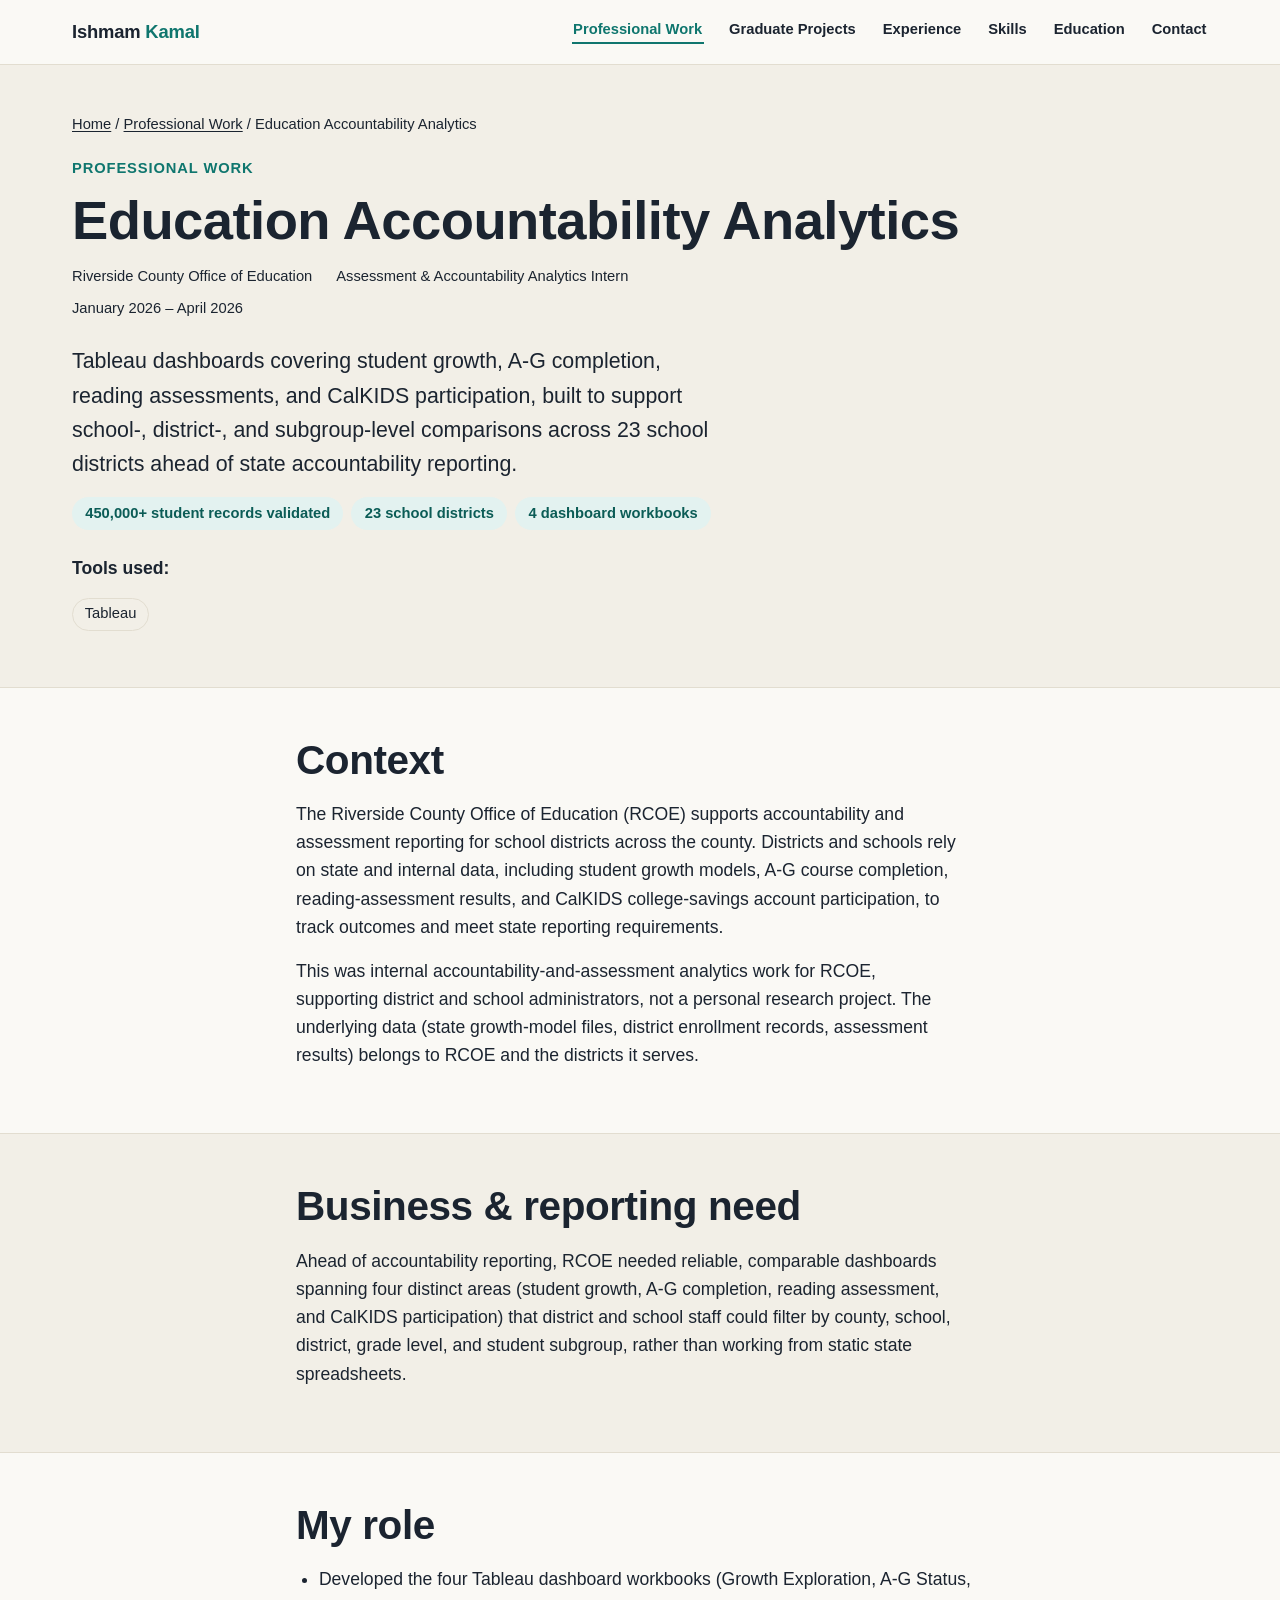
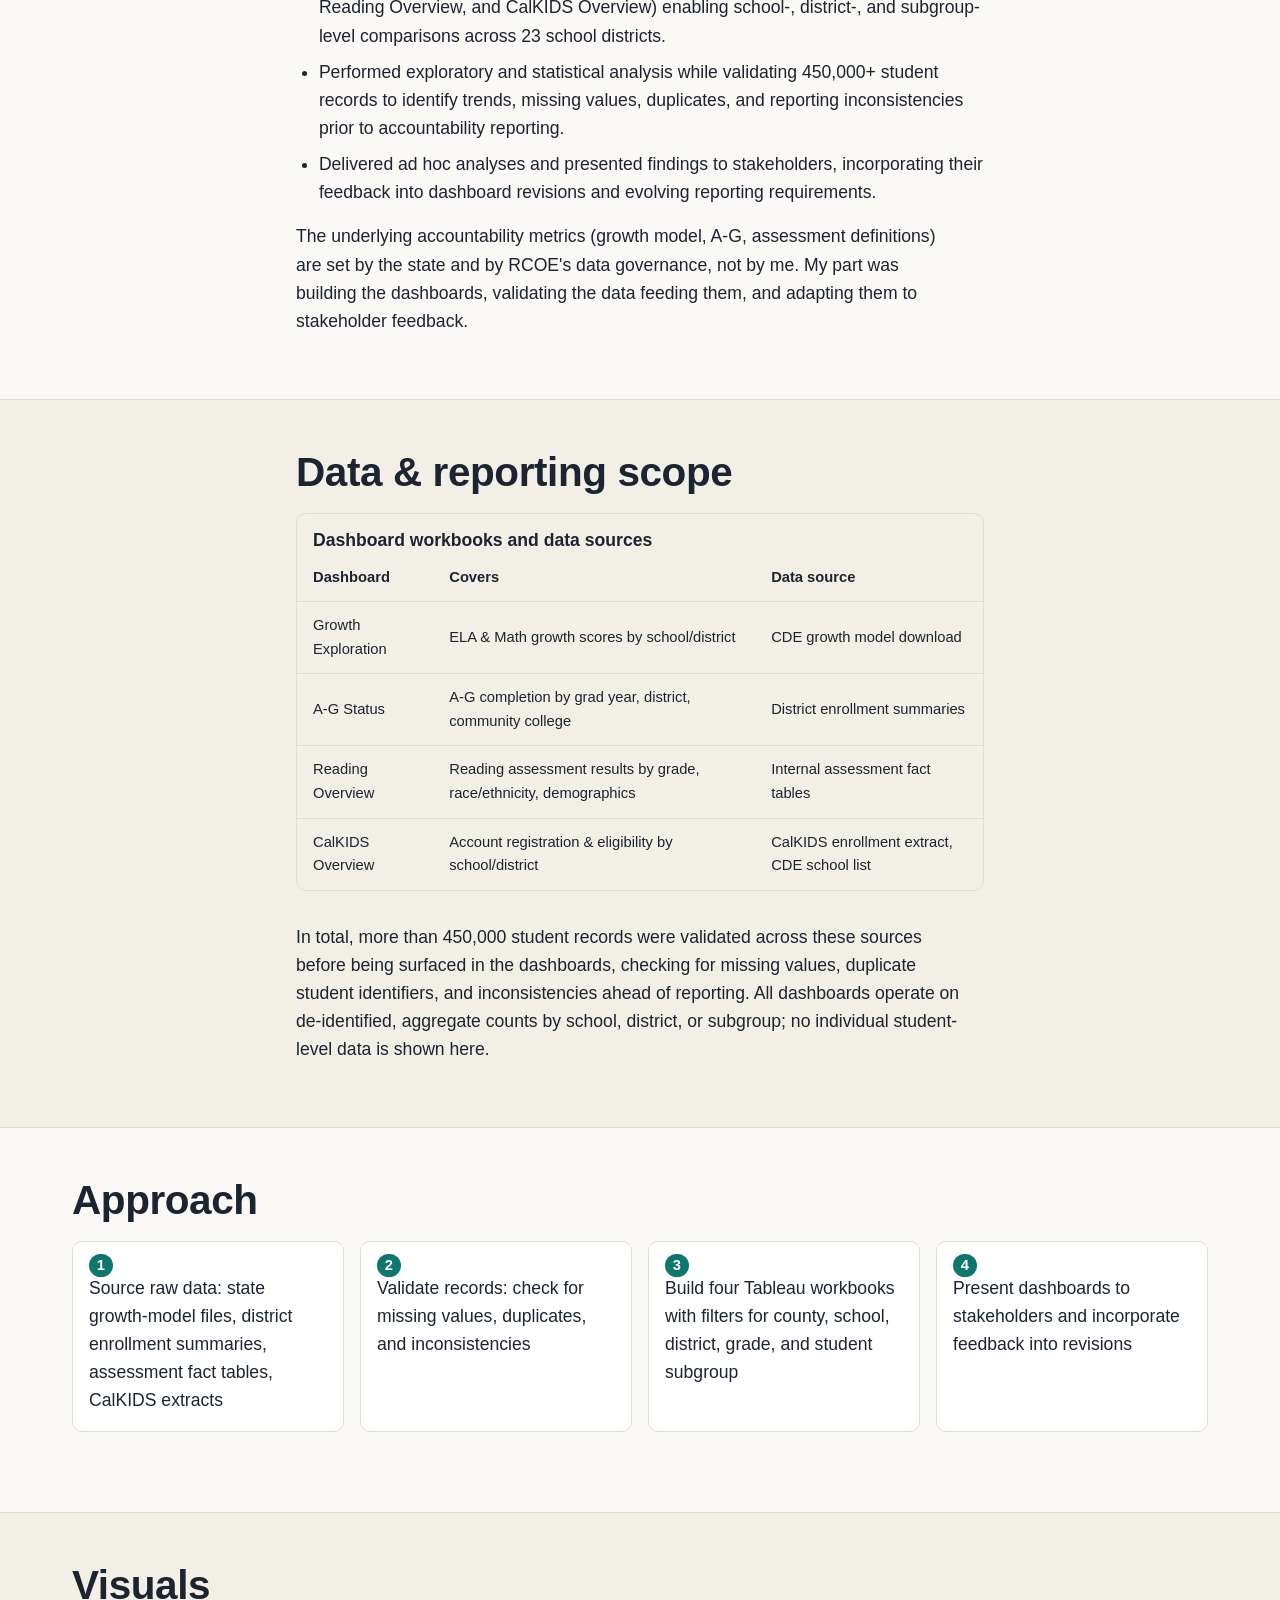
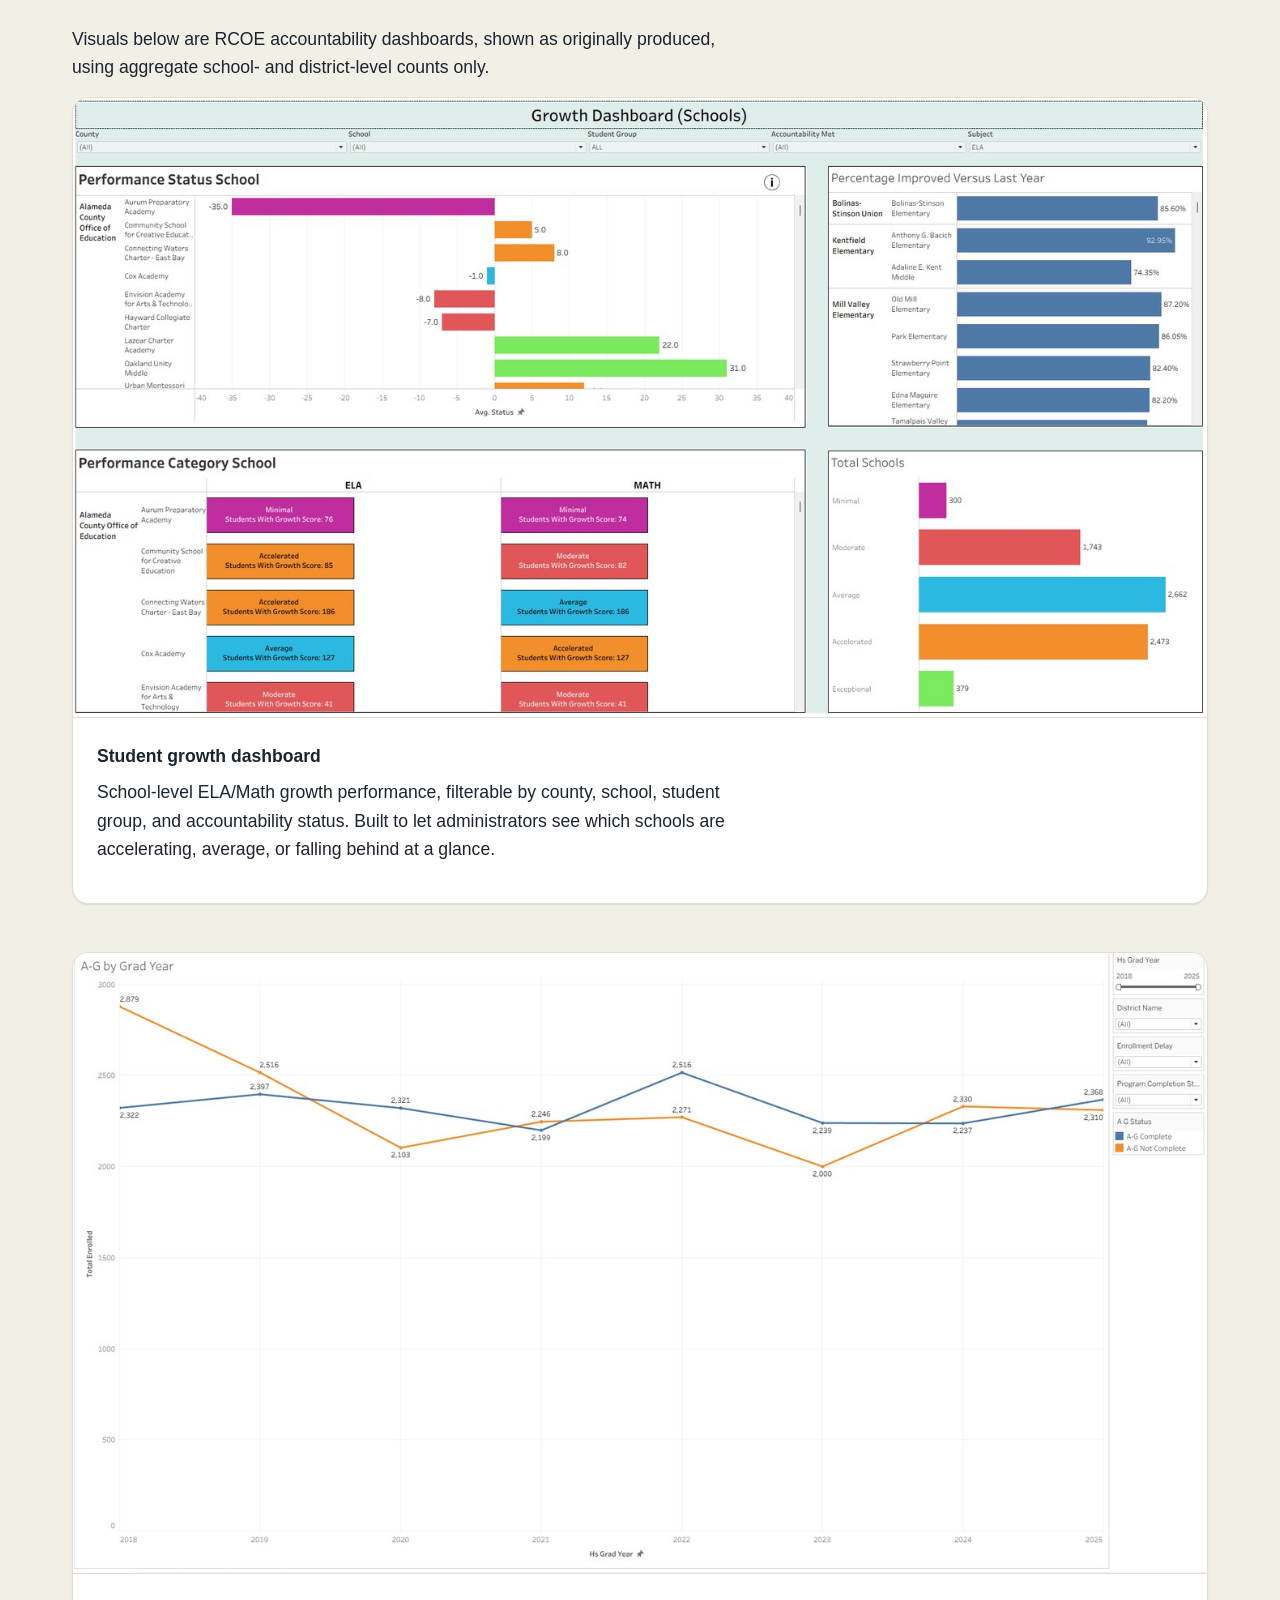
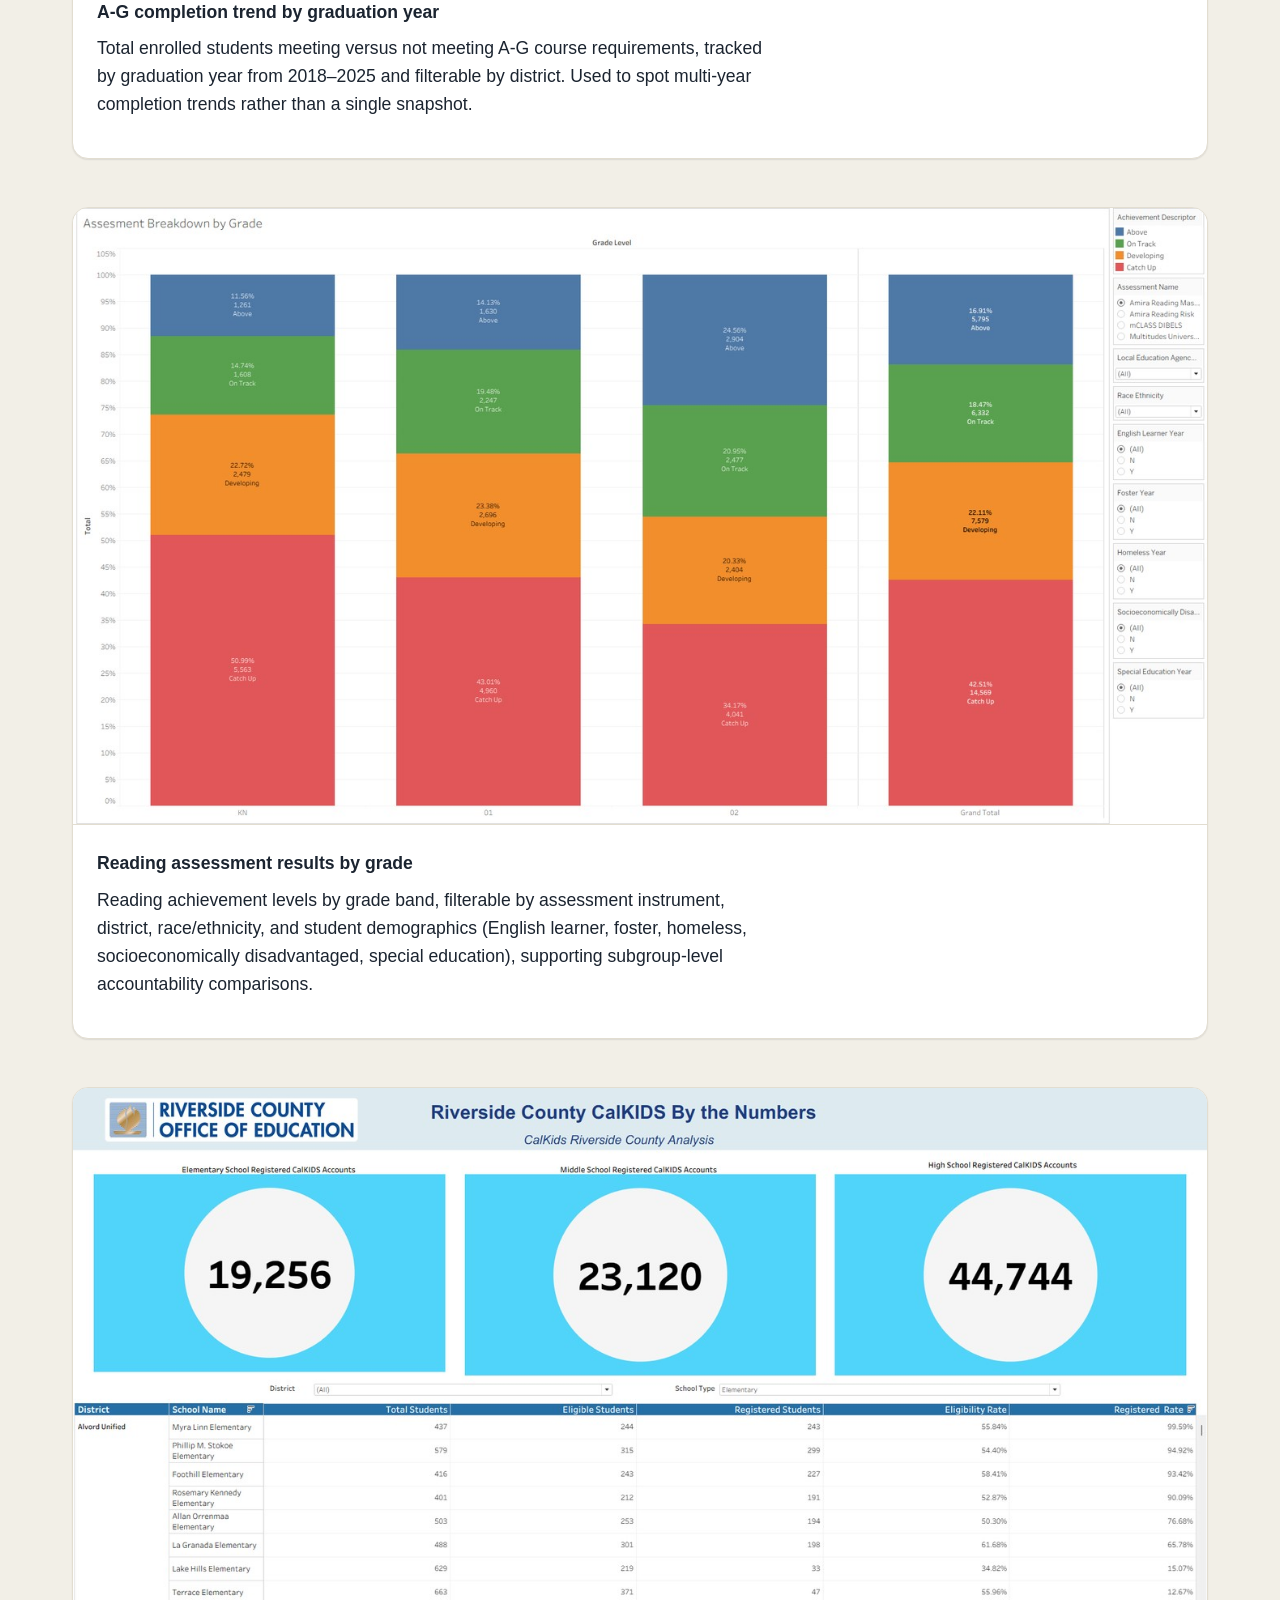
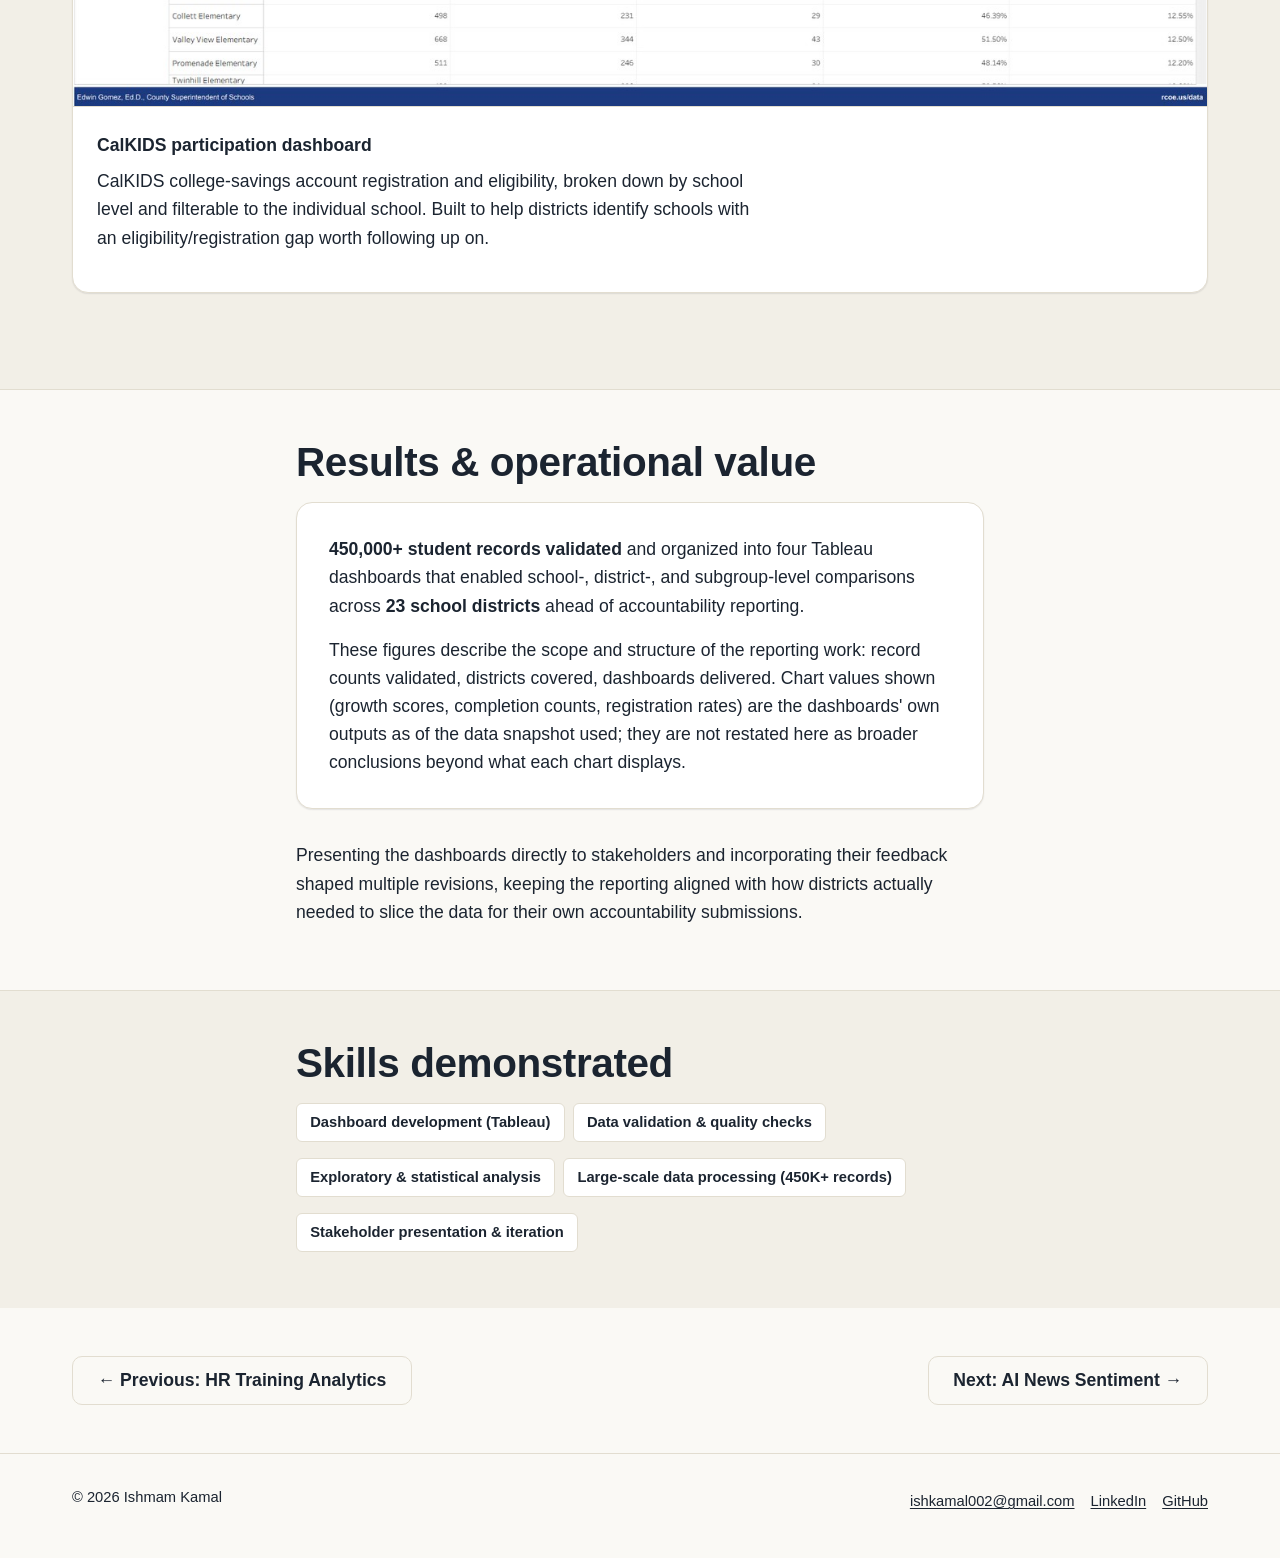
<file: projects/education-accountability-analytics.html>
<!doctype html>
<html lang="en">
<head>
<meta charset="utf-8">
<meta name="viewport" content="width=device-width, initial-scale=1">
<title>Education Accountability Analytics | Ishmam Kamal</title>
<meta name="description" content="Tableau dashboards covering student growth, A-G completion, reading assessments, and CalKIDS participation for the Riverside County Office of Education, validating 450,000+ student records across 23 school districts.">

<link rel="canonical" href="https://ishkamal.github.io/projects/education-accountability-analytics.html">
<meta property="og:type" content="article">
<meta property="og:title" content="Education Accountability Analytics | Ishmam Kamal">
<meta property="og:description" content="Tableau dashboards for student growth, A-G completion, reading assessments, and CalKIDS participation across 23 school districts.">
<meta property="og:url" content="https://ishkamal.github.io/projects/education-accountability-analytics.html">
<meta property="og:image" content="https://ishkamal.github.io/assets/images/social/social-preview.png">
<meta name="twitter:card" content="summary_large_image">

<link rel="icon" href="../assets/images/social/favicon.svg" type="image/svg+xml">
<link rel="stylesheet" href="../assets/css/styles.css?v=2">
</head>
<body>
<a class="skip-link" href="#main">Skip to main content</a>

<header class="site-header">
  <div class="container">
    <a class="brand" href="../index.html">Ishmam <span>Kamal</span></a>
    <button type="button" class="nav-toggle" data-nav-toggle aria-expanded="false" aria-controls="primary-nav">
      <span aria-hidden="true">☰</span> Menu
    </button>
    <nav class="primary-nav" id="primary-nav" aria-label="Primary">
      <ul class="primary-nav__links">
        <li><a href="../index.html#professional-work" aria-current="page">Professional Work</a></li>
        <li><a href="../index.html#graduate-projects">Graduate Projects</a></li>
        <li><a href="../index.html#experience">Experience</a></li>
        <li><a href="../index.html#skills">Skills</a></li>
        <li><a href="../index.html#education">Education</a></li>
        <li><a href="../index.html#contact">Contact</a></li>
      </ul>
    </nav>
  </div>
</header>

<main id="main">

  <section class="project-hero">
    <div class="container">
      <p class="breadcrumb"><a href="../index.html">Home</a> / <a href="../index.html#professional-work">Professional Work</a> / Education Accountability Analytics</p>
      <p class="eyebrow">Professional Work</p>
      <h1>Education Accountability Analytics</h1>
      <p class="hero__meta">
        <span>Riverside County Office of Education</span>
        <span>Assessment &amp; Accountability Analytics Intern</span>
        <span>January 2026 – April 2026</span>
      </p>
      <p class="hero__lede">Tableau dashboards covering student growth, A-G completion, reading assessments, and CalKIDS participation, built to support school-, district-, and subgroup-level comparisons across 23 school districts ahead of state accountability reporting.</p>

      <ul class="metric-pills">
        <li class="metric-pill">450,000+ student records validated</li>
        <li class="metric-pill">23 school districts</li>
        <li class="metric-pill">4 dashboard workbooks</li>
      </ul>

      <div class="project-hero__tools">
        <p><strong>Tools used:</strong></p>
        <ul class="tool-tags">
          <li class="tool-tag">Tableau</li>
        </ul>
      </div>
    </div>
  </section>

  <!-- CONTEXT -->
  <section class="case-section">
    <div class="container container--narrow">
      <h2>Context</h2>
      <p>The Riverside County Office of Education (RCOE) supports accountability and assessment reporting for school districts across the county. Districts and schools rely on state and internal data, including student growth models, A-G course completion, reading-assessment results, and CalKIDS college-savings account participation, to track outcomes and meet state reporting requirements.</p>
      <p>This was internal accountability-and-assessment analytics work for RCOE, supporting district and school administrators, not a personal research project. The underlying data (state growth-model files, district enrollment records, assessment results) belongs to RCOE and the districts it serves.</p>
    </div>
  </section>

  <!-- BUSINESS NEED -->
  <section class="case-section section--alt">
    <div class="container container--narrow">
      <h2>Business &amp; reporting need</h2>
      <p>Ahead of accountability reporting, RCOE needed reliable, comparable dashboards spanning four distinct areas (student growth, A-G completion, reading assessment, and CalKIDS participation) that district and school staff could filter by county, school, district, grade level, and student subgroup, rather than working from static state spreadsheets.</p>
    </div>
  </section>

  <!-- MY CONTRIBUTION -->
  <section class="case-section">
    <div class="container container--narrow">
      <h2>My role</h2>
      <ul>
        <li>Developed the four Tableau dashboard workbooks (Growth Exploration, A-G Status, Reading Overview, and CalKIDS Overview) enabling school-, district-, and subgroup-level comparisons across 23 school districts.</li>
        <li>Performed exploratory and statistical analysis while validating 450,000+ student records to identify trends, missing values, duplicates, and reporting inconsistencies prior to accountability reporting.</li>
        <li>Delivered ad hoc analyses and presented findings to stakeholders, incorporating their feedback into dashboard revisions and evolving reporting requirements.</li>
      </ul>
      <p>The underlying accountability metrics (growth model, A-G, assessment definitions) are set by the state and by RCOE's data governance, not by me. My part was building the dashboards, validating the data feeding them, and adapting them to stakeholder feedback.</p>
    </div>
  </section>

  <!-- DATA SCOPE -->
  <section class="case-section section--alt">
    <div class="container container--narrow">
      <h2>Data &amp; reporting scope</h2>
      <div class="data-table-wrap">
        <table class="data-table">
          <caption>Dashboard workbooks and data sources</caption>
          <thead>
            <tr><th scope="col">Dashboard</th><th scope="col">Covers</th><th scope="col">Data source</th></tr>
          </thead>
          <tbody>
            <tr><td>Growth Exploration</td><td>ELA &amp; Math growth scores by school/district</td><td>CDE growth model download</td></tr>
            <tr><td>A-G Status</td><td>A-G completion by grad year, district, community college</td><td>District enrollment summaries</td></tr>
            <tr><td>Reading Overview</td><td>Reading assessment results by grade, race/ethnicity, demographics</td><td>Internal assessment fact tables</td></tr>
            <tr><td>CalKIDS Overview</td><td>Account registration &amp; eligibility by school/district</td><td>CalKIDS enrollment extract, CDE school list</td></tr>
          </tbody>
        </table>
      </div>
      <p>In total, more than 450,000 student records were validated across these sources before being surfaced in the dashboards, checking for missing values, duplicate student identifiers, and inconsistencies ahead of reporting. All dashboards operate on de-identified, aggregate counts by school, district, or subgroup; no individual student-level data is shown here.</p>
    </div>
  </section>

  <!-- APPROACH -->
  <section class="case-section">
    <div class="container">
      <h2>Approach</h2>
      <ol class="workflow-steps">
        <li>Source raw data: state growth-model files, district enrollment summaries, assessment fact tables, CalKIDS extracts</li>
        <li>Validate records: check for missing values, duplicates, and inconsistencies</li>
        <li>Build four Tableau workbooks with filters for county, school, district, grade, and student subgroup</li>
        <li>Present dashboards to stakeholders and incorporate feedback into revisions</li>
      </ol>
    </div>
  </section>

  <!-- VISUAL EVIDENCE -->
  <section class="case-section section--alt">
    <div class="container">
      <h2>Visuals</h2>
      <p>Visuals below are RCOE accountability dashboards, shown as originally produced, using aggregate school- and district-level counts only.</p>

      <figure class="figure">
        <a class="figure__link" href="../assets/images/professional/rcoe/growth-dashboard-schools.jpg" data-lightbox>
          <img src="../assets/images/professional/rcoe/growth-dashboard-schools.jpg" width="1400" height="764" loading="lazy" alt="Growth Dashboard (Schools) in Tableau, showing average growth status by school as a diverging bar chart, percentage improved versus last year by school, and total schools by performance category (Minimal, Moderate, Average, Accelerated, Exceptional) for ELA.">
        </a>
        <figcaption>
          <span class="figure__title">Student growth dashboard</span>
          <p>School-level ELA/Math growth performance, filterable by county, school, student group, and accountability status. Built to let administrators see which schools are accelerating, average, or falling behind at a glance.</p>
        </figcaption>
      </figure>

      <figure class="figure">
        <a class="figure__link" href="../assets/images/professional/rcoe/ag-completion-by-grad-year.jpg" data-lightbox>
          <img src="../assets/images/professional/rcoe/ag-completion-by-grad-year.jpg" width="1400" height="765" loading="lazy" alt="Line chart titled A-G by Grad Year showing total enrolled students who are A-G Complete versus A-G Not Complete for each high school graduation year from 2018 to 2025, both lines fluctuating between roughly 2,000 and 2,900 students.">
        </a>
        <figcaption>
          <span class="figure__title">A-G completion trend by graduation year</span>
          <p>Total enrolled students meeting versus not meeting A-G course requirements, tracked by graduation year from 2018–2025 and filterable by district. Used to spot multi-year completion trends rather than a single snapshot.</p>
        </figcaption>
      </figure>

      <figure class="figure">
        <a class="figure__link" href="../assets/images/professional/rcoe/reading-assessment-by-grade.jpg" data-lightbox>
          <img src="../assets/images/professional/rcoe/reading-assessment-by-grade.jpg" width="1400" height="761" loading="lazy" alt="Stacked bar chart titled Assessment Breakdown by Grade showing reading achievement levels (Above, On Track, Developing, Catch Up) as percentages and counts for kindergarten, grade 1, grade 2, and grand total.">
        </a>
        <figcaption>
          <span class="figure__title">Reading assessment results by grade</span>
          <p>Reading achievement levels by grade band, filterable by assessment instrument, district, race/ethnicity, and student demographics (English learner, foster, homeless, socioeconomically disadvantaged, special education), supporting subgroup-level accountability comparisons.</p>
        </figcaption>
      </figure>

      <figure class="figure">
        <a class="figure__link" href="../assets/images/professional/rcoe/calkids-participation.jpg" data-lightbox>
          <img src="../assets/images/professional/rcoe/calkids-participation.jpg" width="1400" height="763" loading="lazy" alt="Riverside County CalKIDS By the Numbers dashboard showing 19,256 elementary, 23,120 middle school, and 44,744 high school registered CalKIDS accounts, with a filterable table of eligible and registered students by district and school.">
        </a>
        <figcaption>
          <span class="figure__title">CalKIDS participation dashboard</span>
          <p>CalKIDS college-savings account registration and eligibility, broken down by school level and filterable to the individual school. Built to help districts identify schools with an eligibility/registration gap worth following up on.</p>
        </figcaption>
      </figure>
    </div>
  </section>

  <!-- RESULTS -->
  <section class="case-section">
    <div class="container container--narrow">
      <h2>Results &amp; operational value</h2>
      <div class="result-highlight">
        <p><strong>450,000+ student records validated</strong> and organized into four Tableau dashboards that enabled school-, district-, and subgroup-level comparisons across <strong>23 school districts</strong> ahead of accountability reporting.</p>
        <p>These figures describe the scope and structure of the reporting work: record counts validated, districts covered, dashboards delivered. Chart values shown (growth scores, completion counts, registration rates) are the dashboards' own outputs as of the data snapshot used; they are not restated here as broader conclusions beyond what each chart displays.</p>
      </div>
      <p>Presenting the dashboards directly to stakeholders and incorporating their feedback shaped multiple revisions, keeping the reporting aligned with how districts actually needed to slice the data for their own accountability submissions.</p>
    </div>
  </section>

  <!-- SKILLS DEMONSTRATED -->
  <section class="case-section section--alt">
    <div class="container container--narrow">
      <h2>Skills demonstrated</h2>
      <ul class="skill-tags" style="display:flex;flex-wrap:wrap;">
        <li class="skill-tag">Dashboard development (Tableau)</li>
        <li class="skill-tag">Data validation &amp; quality checks</li>
        <li class="skill-tag">Exploratory &amp; statistical analysis</li>
        <li class="skill-tag">Large-scale data processing (450K+ records)</li>
        <li class="skill-tag">Stakeholder presentation &amp; iteration</li>
      </ul>
    </div>
  </section>

  <nav class="project-nav container" aria-label="Project navigation">
    <a class="btn btn--secondary" href="hr-training-analytics.html">← Previous: HR Training Analytics</a>
    <a class="btn btn--secondary" href="ai-news-sentiment.html">Next: AI News Sentiment →</a>
  </nav>

</main>

<footer class="site-footer">
  <div class="container">
    <p>&copy; <span data-current-year>2026</span> Ishmam Kamal</p>
    <ul class="footer-links">
      <li><a href="mailto:ishkamal002@gmail.com">ishkamal002@gmail.com</a></li>
      <li><a href="https://www.linkedin.com/in/ishmamkamal" target="_blank" rel="noopener">LinkedIn</a></li>
      <li><a href="https://github.com/IshKamal/IshKamal.github.io" target="_blank" rel="noopener">GitHub <span class="visually-hidden">(opens in a new tab)</span></a></li>
    </ul>
  </div>
</footer>

<script src="../assets/js/main.js" defer></script>
</body>
</html>
</file>
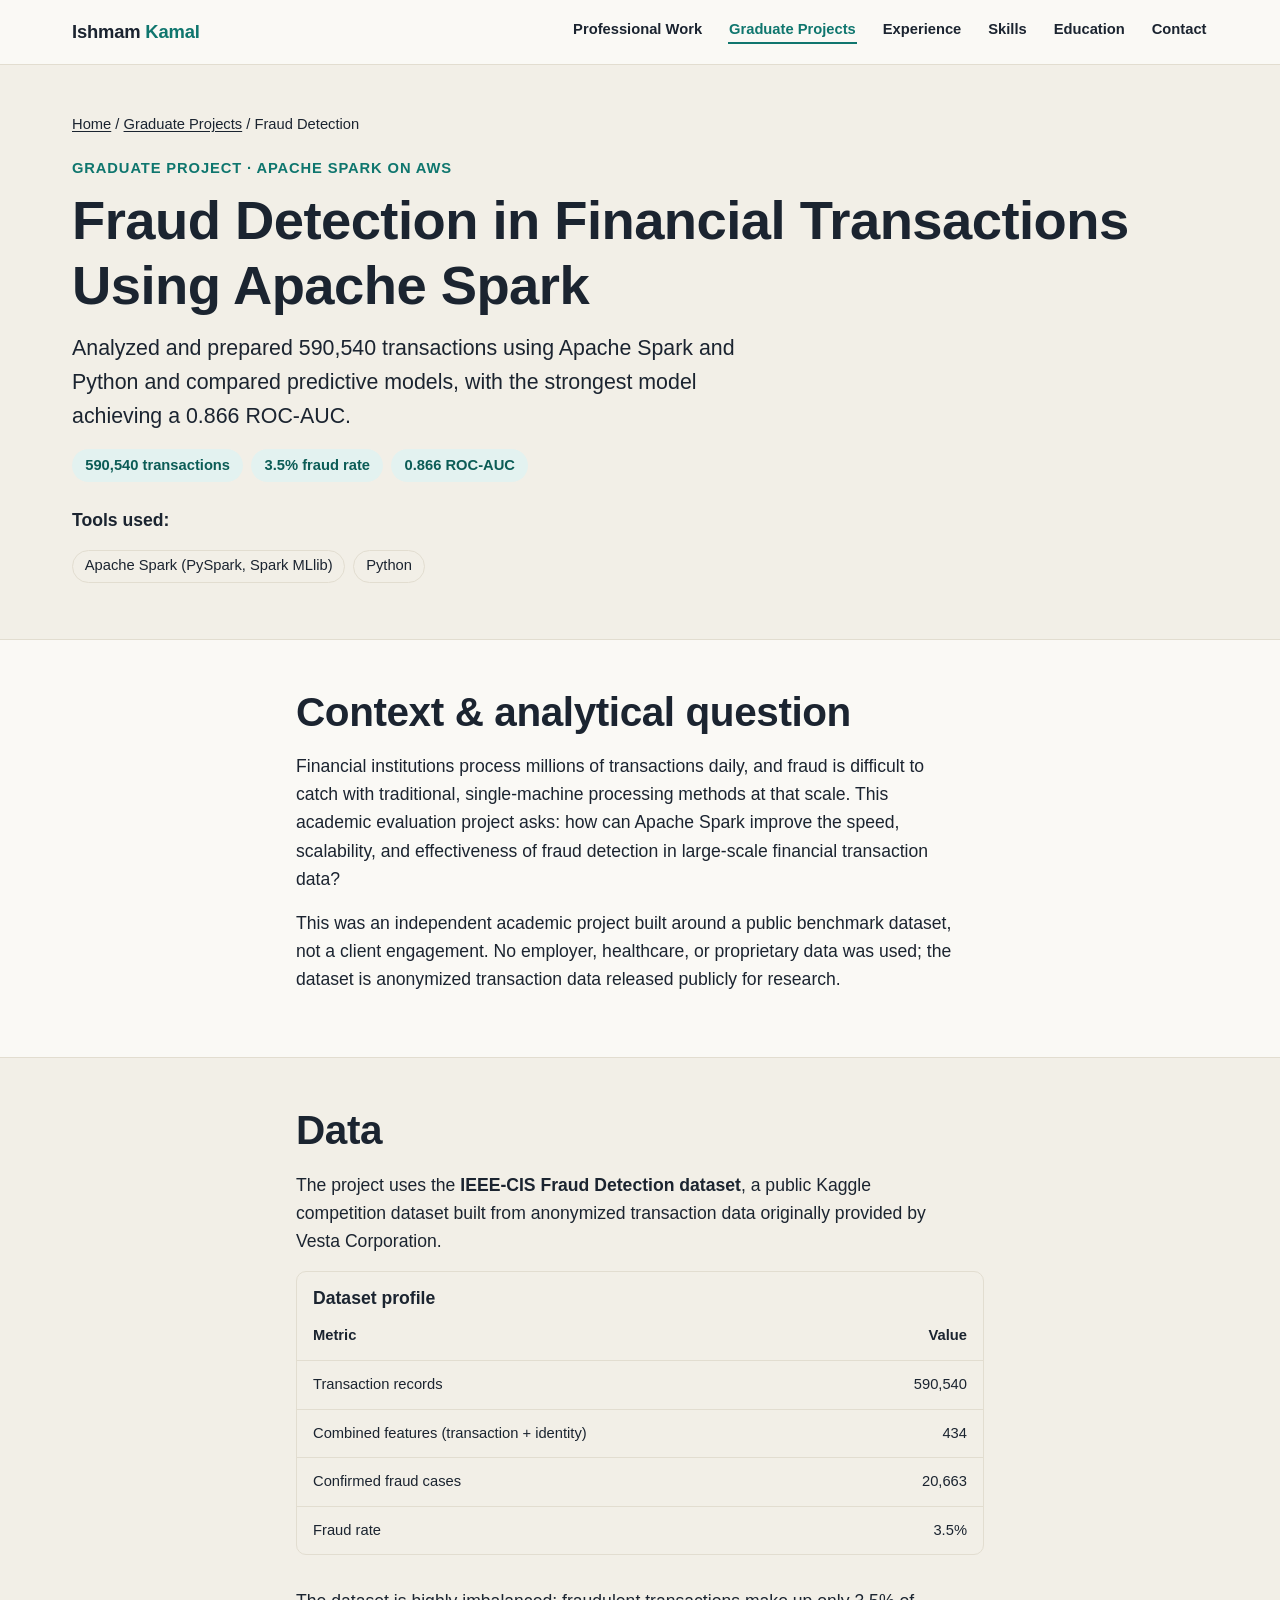
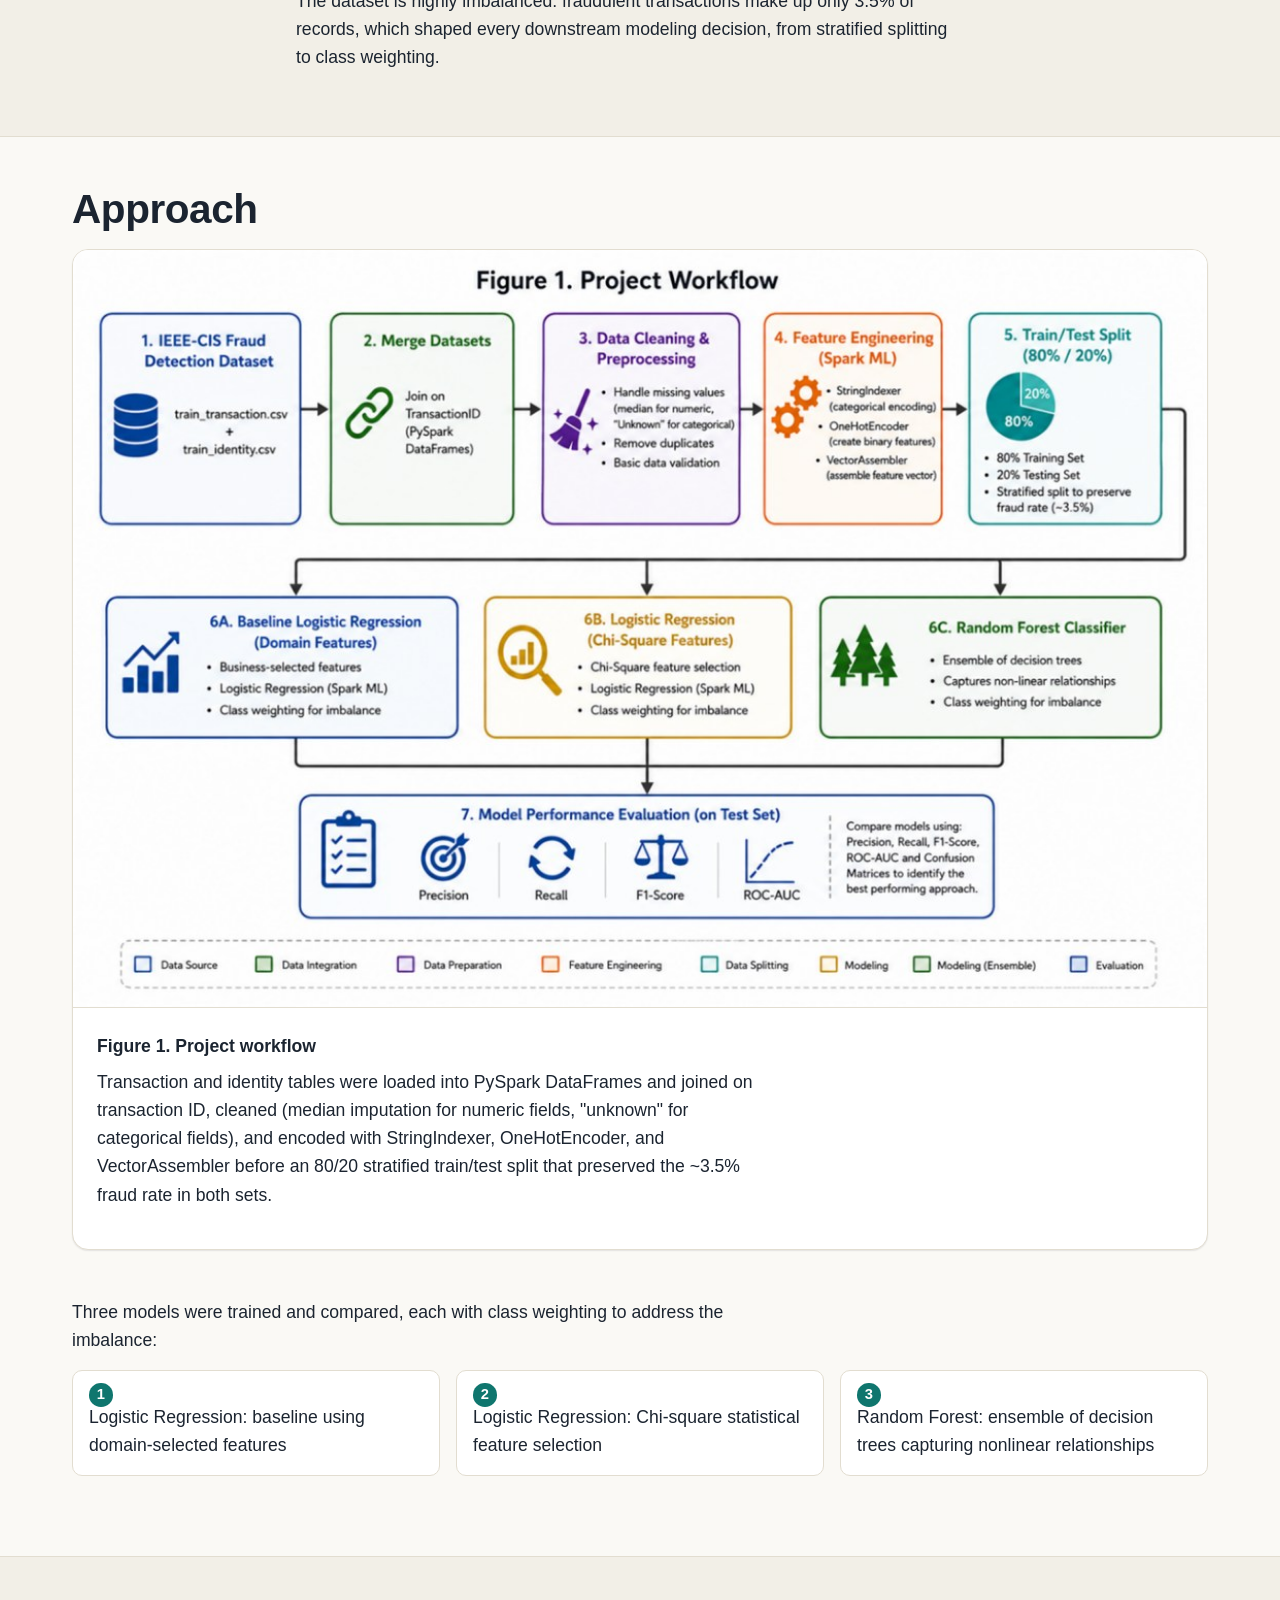
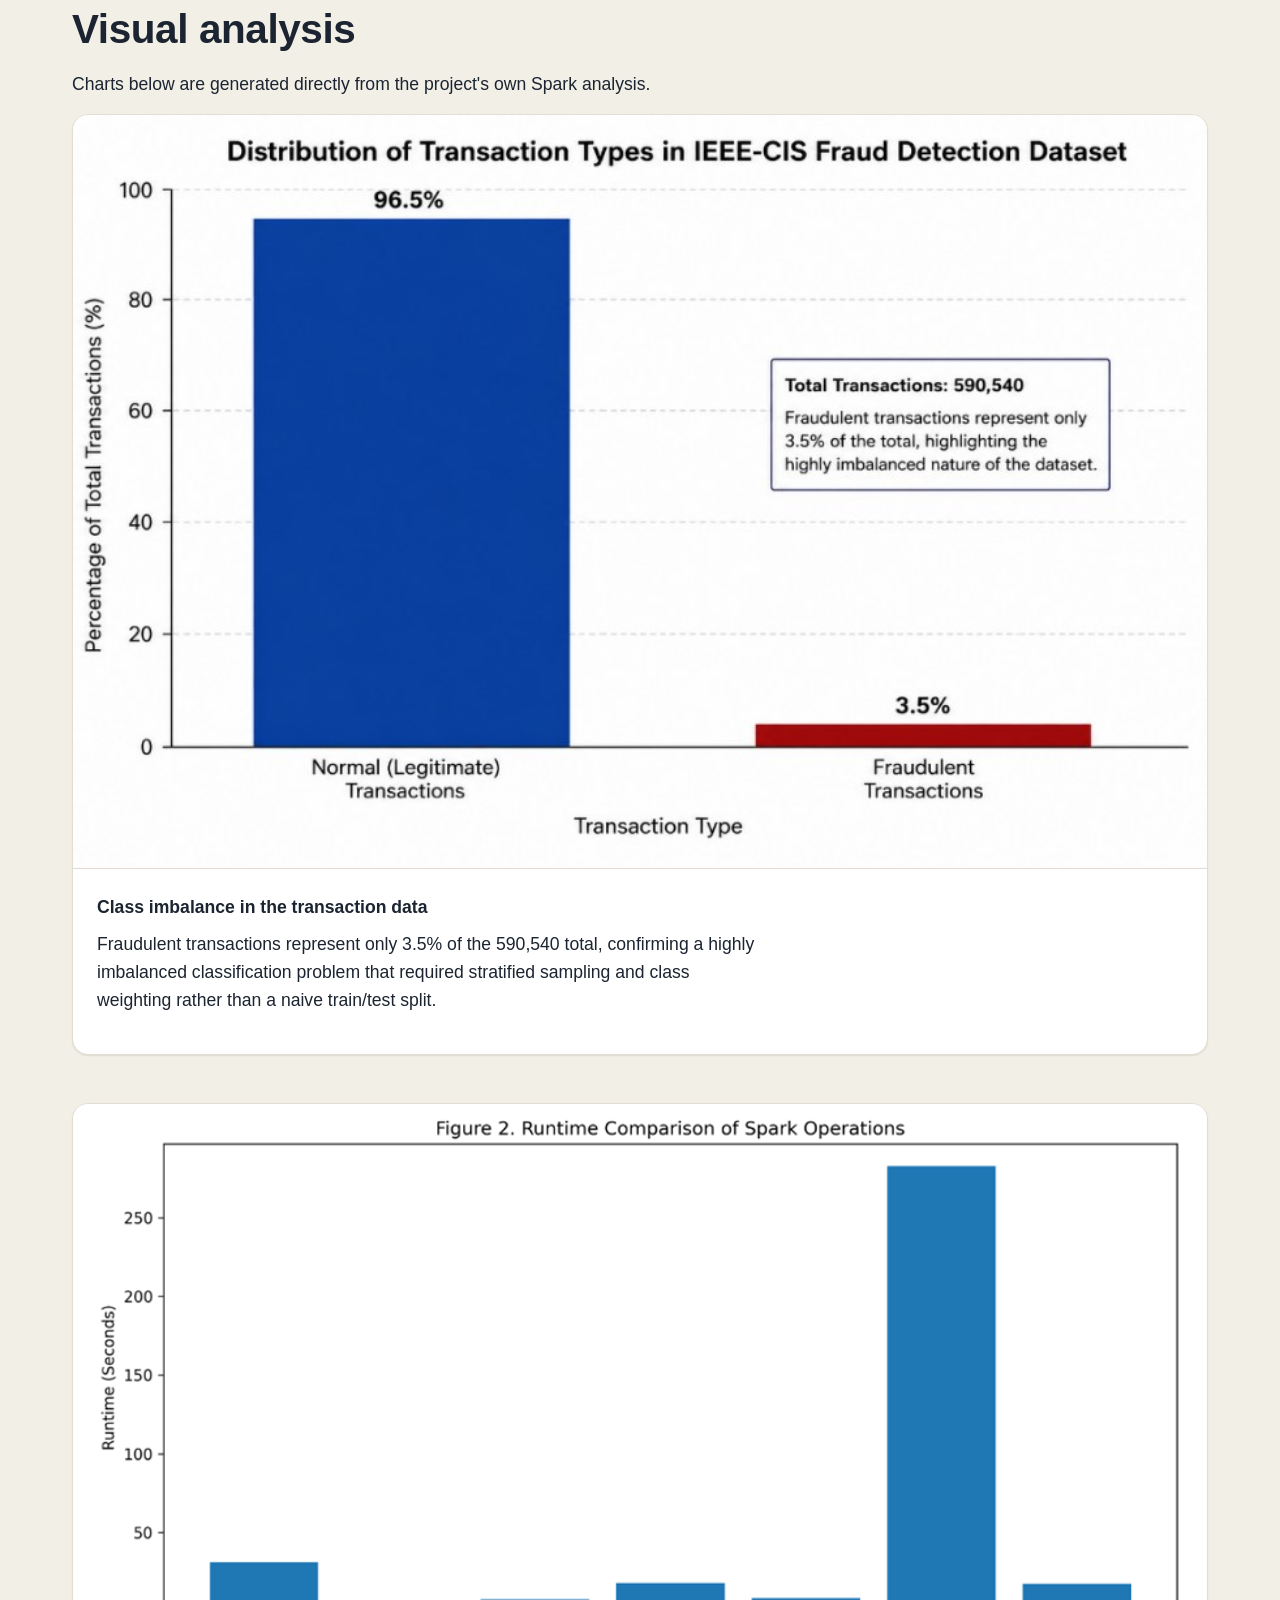
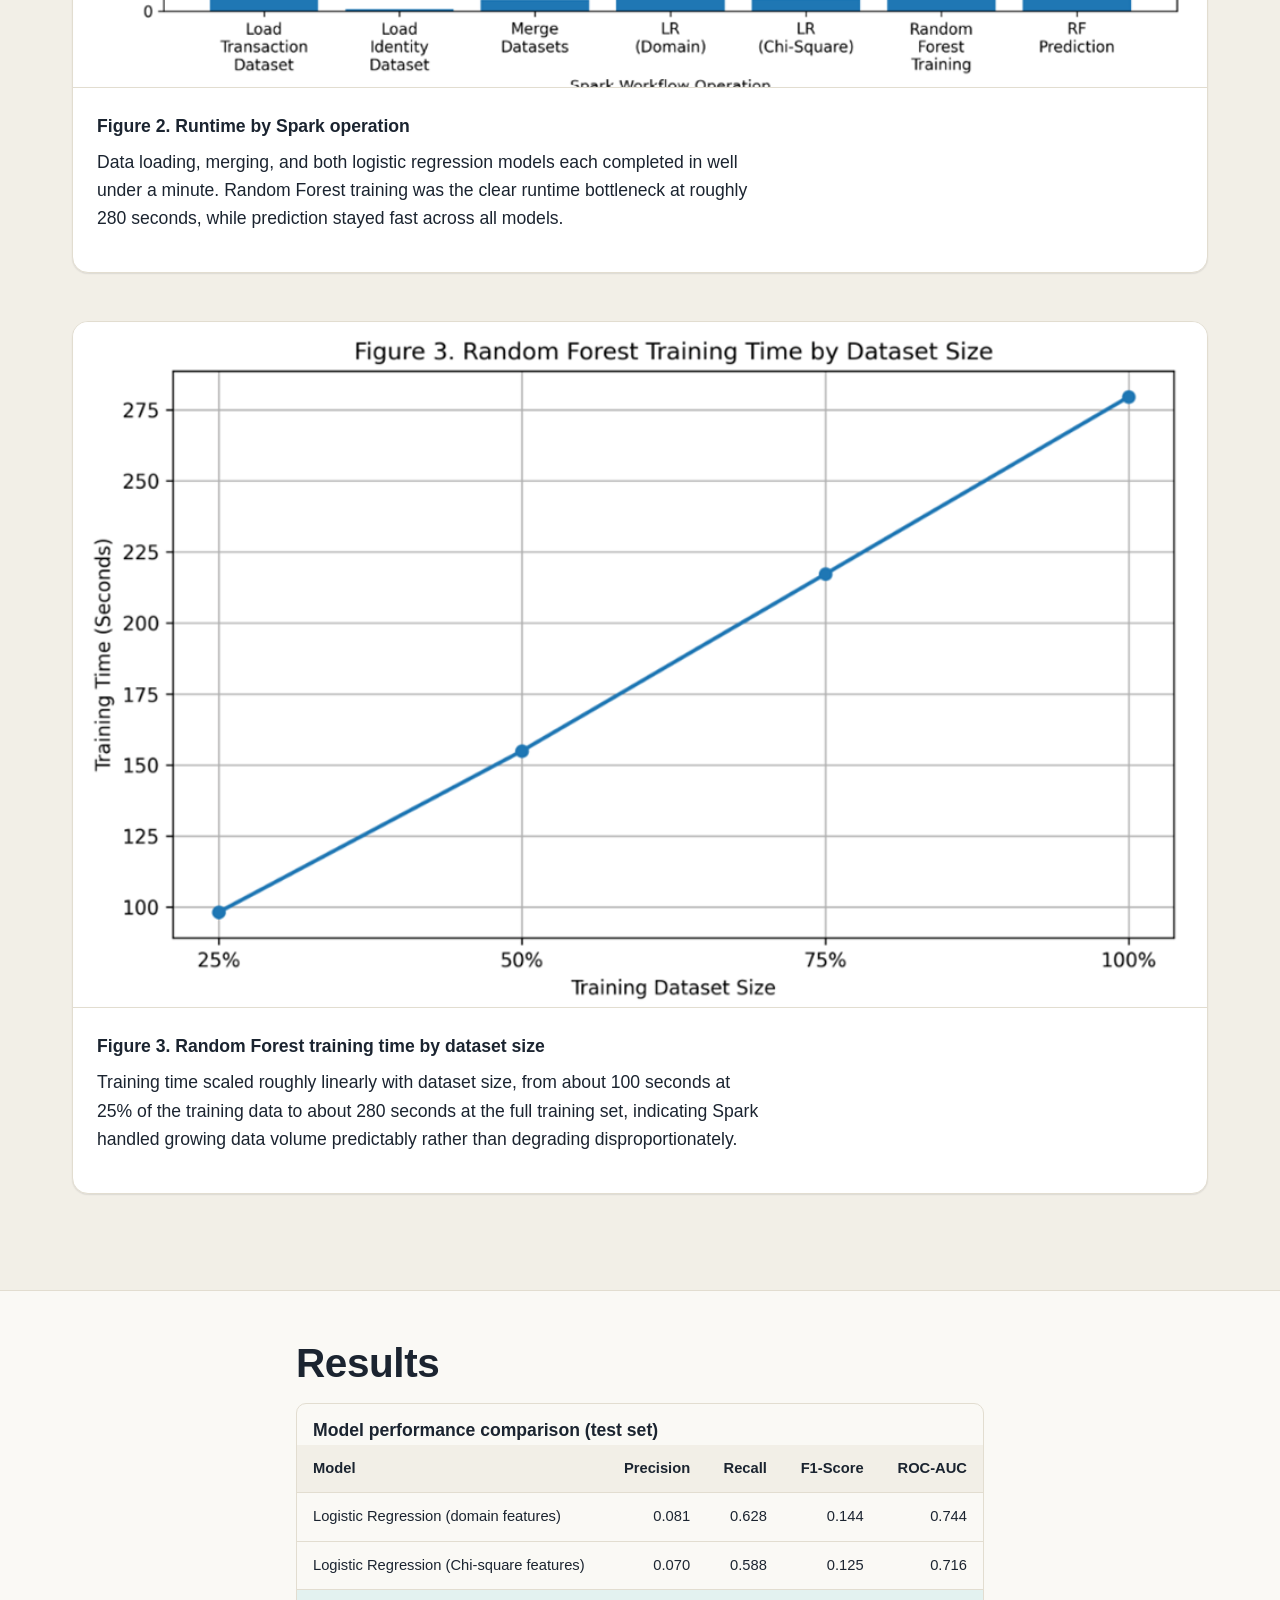
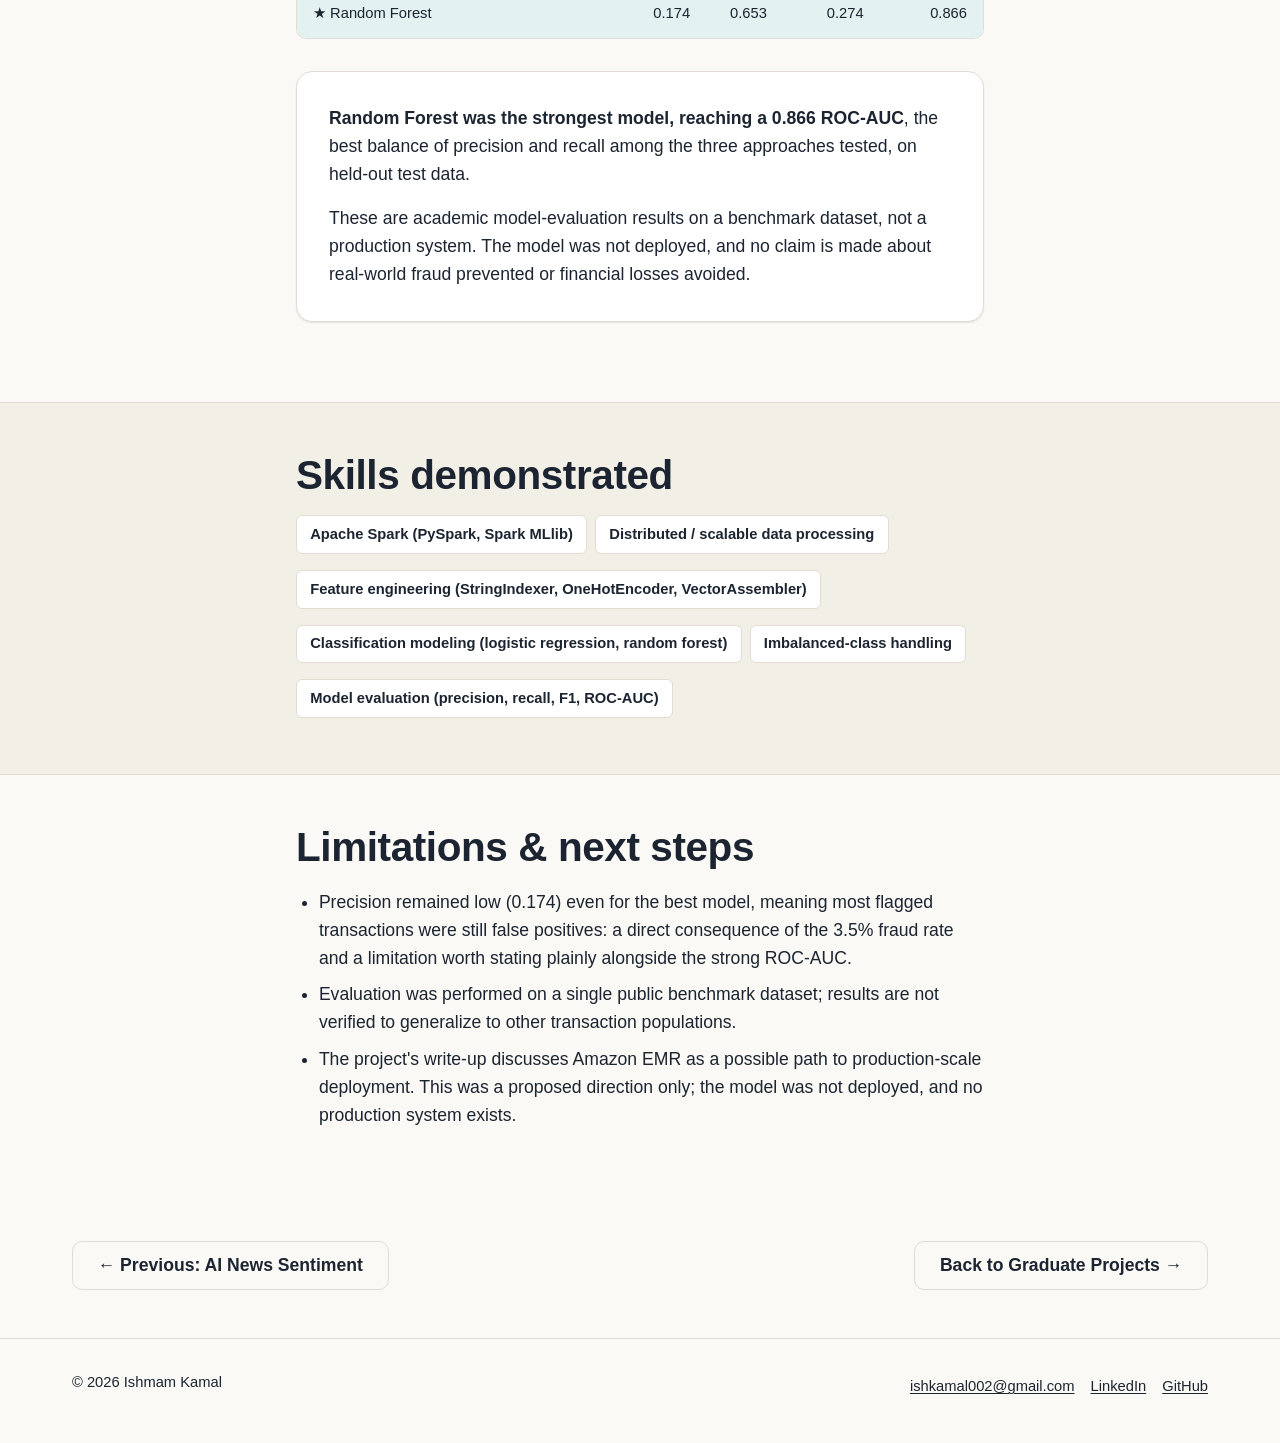
<file: projects/fraud-detection.html>
<!doctype html>
<html lang="en">
<head>
<meta charset="utf-8">
<meta name="viewport" content="width=device-width, initial-scale=1">
<title>Fraud Detection in Financial Transactions Using Apache Spark | Ishmam Kamal</title>
<meta name="description" content="Distributed fraud-detection pipeline built on Apache Spark, analyzing 590,540 transactions and comparing logistic regression and random forest models, with a strongest ROC-AUC of 0.866.">

<link rel="canonical" href="https://ishkamal.github.io/projects/fraud-detection.html">
<meta property="og:type" content="article">
<meta property="og:title" content="Fraud Detection in Financial Transactions Using Apache Spark | Ishmam Kamal">
<meta property="og:description" content="590,540 transactions analyzed with Apache Spark and Python; strongest model achieved 0.866 ROC-AUC.">
<meta property="og:url" content="https://ishkamal.github.io/projects/fraud-detection.html">
<meta property="og:image" content="https://ishkamal.github.io/assets/images/social/social-preview.png">
<meta name="twitter:card" content="summary_large_image">

<link rel="icon" href="../assets/images/social/favicon.svg" type="image/svg+xml">
<link rel="stylesheet" href="../assets/css/styles.css?v=2">
</head>
<body>
<a class="skip-link" href="#main">Skip to main content</a>

<header class="site-header">
  <div class="container">
    <a class="brand" href="../index.html">Ishmam <span>Kamal</span></a>
    <button type="button" class="nav-toggle" data-nav-toggle aria-expanded="false" aria-controls="primary-nav">
      <span aria-hidden="true">☰</span> Menu
    </button>
    <nav class="primary-nav" id="primary-nav" aria-label="Primary">
      <ul class="primary-nav__links">
        <li><a href="../index.html#professional-work">Professional Work</a></li>
        <li><a href="../index.html#graduate-projects" aria-current="page">Graduate Projects</a></li>
        <li><a href="../index.html#experience">Experience</a></li>
        <li><a href="../index.html#skills">Skills</a></li>
        <li><a href="../index.html#education">Education</a></li>
        <li><a href="../index.html#contact">Contact</a></li>
      </ul>
    </nav>
  </div>
</header>

<main id="main">

  <section class="project-hero">
    <div class="container">
      <p class="breadcrumb"><a href="../index.html">Home</a> / <a href="../index.html#graduate-projects">Graduate Projects</a> / Fraud Detection</p>
      <p class="eyebrow">Graduate Project · Apache Spark on AWS</p>
      <h1>Fraud Detection in Financial Transactions Using Apache Spark</h1>
      <p class="hero__lede">Analyzed and prepared 590,540 transactions using Apache Spark and Python and compared predictive models, with the strongest model achieving a 0.866 ROC-AUC.</p>

      <ul class="metric-pills">
        <li class="metric-pill">590,540 transactions</li>
        <li class="metric-pill">3.5% fraud rate</li>
        <li class="metric-pill">0.866 ROC-AUC</li>
      </ul>

      <div class="project-hero__tools">
        <p><strong>Tools used:</strong></p>
        <ul class="tool-tags">
          <li class="tool-tag">Apache Spark (PySpark, Spark MLlib)</li>
          <li class="tool-tag">Python</li>
        </ul>
      </div>
    </div>
  </section>

  <!-- CONTEXT -->
  <section class="case-section">
    <div class="container container--narrow">
      <h2>Context &amp; analytical question</h2>
      <p>Financial institutions process millions of transactions daily, and fraud is difficult to catch with traditional, single-machine processing methods at that scale. This academic evaluation project asks: how can Apache Spark improve the speed, scalability, and effectiveness of fraud detection in large-scale financial transaction data?</p>
      <p>This was an independent academic project built around a public benchmark dataset, not a client engagement. No employer, healthcare, or proprietary data was used; the dataset is anonymized transaction data released publicly for research.</p>
    </div>
  </section>

  <!-- DATA -->
  <section class="case-section section--alt">
    <div class="container container--narrow">
      <h2>Data</h2>
      <p>The project uses the <strong>IEEE-CIS Fraud Detection dataset</strong>, a public Kaggle competition dataset built from anonymized transaction data originally provided by Vesta Corporation.</p>
      <div class="data-table-wrap">
        <table class="data-table">
          <caption>Dataset profile</caption>
          <thead>
            <tr><th scope="col">Metric</th><th scope="col" class="num">Value</th></tr>
          </thead>
          <tbody>
            <tr><td>Transaction records</td><td class="num">590,540</td></tr>
            <tr><td>Combined features (transaction + identity)</td><td class="num">434</td></tr>
            <tr><td>Confirmed fraud cases</td><td class="num">20,663</td></tr>
            <tr><td>Fraud rate</td><td class="num">3.5%</td></tr>
          </tbody>
        </table>
      </div>
      <p>The dataset is highly imbalanced: fraudulent transactions make up only 3.5% of records, which shaped every downstream modeling decision, from stratified splitting to class weighting.</p>
    </div>
  </section>

  <!-- APPROACH -->
  <section class="case-section">
    <div class="container">
      <h2>Approach</h2>
      <figure class="figure">
        <a class="figure__link" href="../assets/images/projects/fraud-detection/project-workflow.jpg" data-lightbox>
          <img src="../assets/images/projects/fraud-detection/project-workflow.jpg" width="1100" height="734" loading="lazy" alt="Project workflow diagram: load and merge the IEEE-CIS transaction and identity datasets in PySpark, clean and engineer features with Spark ML, split 80/20 preserving the 3.5% fraud rate, train three models (baseline logistic regression, logistic regression with Chi-square features, and random forest), then evaluate with precision, recall, F1-score, and ROC-AUC.">
        </a>
        <figcaption>
          <span class="figure__title">Figure 1. Project workflow</span>
          <p>Transaction and identity tables were loaded into PySpark DataFrames and joined on transaction ID, cleaned (median imputation for numeric fields, "unknown" for categorical fields), and encoded with StringIndexer, OneHotEncoder, and VectorAssembler before an 80/20 stratified train/test split that preserved the ~3.5% fraud rate in both sets.</p>
        </figcaption>
      </figure>
      <p>Three models were trained and compared, each with class weighting to address the imbalance:</p>
      <ol class="workflow-steps">
        <li>Logistic Regression: baseline using domain-selected features</li>
        <li>Logistic Regression: Chi-square statistical feature selection</li>
        <li>Random Forest: ensemble of decision trees capturing nonlinear relationships</li>
      </ol>
    </div>
  </section>

  <!-- VISUAL ANALYSIS -->
  <section class="case-section section--alt">
    <div class="container">
      <h2>Visual analysis</h2>
      <p>Charts below are generated directly from the project's own Spark analysis.</p>

      <figure class="figure">
        <a class="figure__link" href="../assets/images/projects/fraud-detection/class-imbalance.jpg" data-lightbox>
          <img src="../assets/images/projects/fraud-detection/class-imbalance.jpg" width="870" height="578" loading="lazy" alt="Bar chart: 96.5% of the 590,540 transactions are legitimate and 3.5% are fraudulent.">
        </a>
        <figcaption>
          <span class="figure__title">Class imbalance in the transaction data</span>
          <p>Fraudulent transactions represent only 3.5% of the 590,540 total, confirming a highly imbalanced classification problem that required stratified sampling and class weighting rather than a naive train/test split.</p>
        </figcaption>
      </figure>

      <figure class="figure">
        <a class="figure__link" href="../assets/images/projects/fraud-detection/spark-runtime-by-operation.png" data-lightbox>
          <img src="../assets/images/projects/fraud-detection/spark-runtime-by-operation.png" width="1000" height="514" loading="lazy" alt="Bar chart of runtime in seconds for each Spark workflow operation. Random Forest training took roughly 280 seconds, far longer than data loading, merging, or the logistic regression models.">
        </a>
        <figcaption>
          <span class="figure__title">Figure 2. Runtime by Spark operation</span>
          <p>Data loading, merging, and both logistic regression models each completed in well under a minute. Random Forest training was the clear runtime bottleneck at roughly 280 seconds, while prediction stayed fast across all models.</p>
        </figcaption>
      </figure>

      <figure class="figure">
        <a class="figure__link" href="../assets/images/projects/fraud-detection/random-forest-scalability.png" data-lightbox>
          <img src="../assets/images/projects/fraud-detection/random-forest-scalability.png" width="1000" height="604" loading="lazy" alt="Line chart showing Random Forest training time scaling roughly linearly from about 100 seconds at 25% of the training data to about 280 seconds at 100% of the training data.">
        </a>
        <figcaption>
          <span class="figure__title">Figure 3. Random Forest training time by dataset size</span>
          <p>Training time scaled roughly linearly with dataset size, from about 100 seconds at 25% of the training data to about 280 seconds at the full training set, indicating Spark handled growing data volume predictably rather than degrading disproportionately.</p>
        </figcaption>
      </figure>
    </div>
  </section>

  <!-- RESULTS -->
  <section class="case-section">
    <div class="container container--narrow">
      <h2>Results</h2>
      <div class="data-table-wrap">
        <table class="data-table">
          <caption>Model performance comparison (test set)</caption>
          <thead>
            <tr>
              <th scope="col">Model</th>
              <th scope="col" class="num">Precision</th>
              <th scope="col" class="num">Recall</th>
              <th scope="col" class="num">F1-Score</th>
              <th scope="col" class="num">ROC-AUC</th>
            </tr>
          </thead>
          <tbody>
            <tr>
              <td>Logistic Regression (domain features)</td>
              <td class="num">0.081</td><td class="num">0.628</td><td class="num">0.144</td><td class="num">0.744</td>
            </tr>
            <tr>
              <td>Logistic Regression (Chi-square features)</td>
              <td class="num">0.070</td><td class="num">0.588</td><td class="num">0.125</td><td class="num">0.716</td>
            </tr>
            <tr class="is-best">
              <td>★ Random Forest</td>
              <td class="num">0.174</td><td class="num">0.653</td><td class="num">0.274</td><td class="num">0.866</td>
            </tr>
          </tbody>
        </table>
      </div>
      <div class="result-highlight">
        <p><strong>Random Forest was the strongest model, reaching a 0.866 ROC-AUC</strong>, the best balance of precision and recall among the three approaches tested, on held-out test data.</p>
        <p>These are academic model-evaluation results on a benchmark dataset, not a production system. The model was not deployed, and no claim is made about real-world fraud prevented or financial losses avoided.</p>
      </div>
    </div>
  </section>

  <!-- SKILLS DEMONSTRATED -->
  <section class="case-section section--alt">
    <div class="container container--narrow">
      <h2>Skills demonstrated</h2>
      <ul class="skill-tags" style="display:flex;flex-wrap:wrap;">
        <li class="skill-tag">Apache Spark (PySpark, Spark MLlib)</li>
        <li class="skill-tag">Distributed / scalable data processing</li>
        <li class="skill-tag">Feature engineering (StringIndexer, OneHotEncoder, VectorAssembler)</li>
        <li class="skill-tag">Classification modeling (logistic regression, random forest)</li>
        <li class="skill-tag">Imbalanced-class handling</li>
        <li class="skill-tag">Model evaluation (precision, recall, F1, ROC-AUC)</li>
      </ul>
    </div>
  </section>

  <!-- LIMITATIONS -->
  <section class="case-section">
    <div class="container container--narrow">
      <h2>Limitations &amp; next steps</h2>
      <ul>
        <li>Precision remained low (0.174) even for the best model, meaning most flagged transactions were still false positives: a direct consequence of the 3.5% fraud rate and a limitation worth stating plainly alongside the strong ROC-AUC.</li>
        <li>Evaluation was performed on a single public benchmark dataset; results are not verified to generalize to other transaction populations.</li>
        <li>The project's write-up discusses Amazon EMR as a possible path to production-scale deployment. This was a proposed direction only; the model was not deployed, and no production system exists.</li>
      </ul>
    </div>
  </section>

  <nav class="project-nav container" aria-label="Project navigation">
    <a class="btn btn--secondary" href="ai-news-sentiment.html">← Previous: AI News Sentiment</a>
    <a class="btn btn--secondary" href="../index.html#graduate-projects">Back to Graduate Projects →</a>
  </nav>

</main>

<footer class="site-footer">
  <div class="container">
    <p>&copy; <span data-current-year>2026</span> Ishmam Kamal</p>
    <ul class="footer-links">
      <li><a href="mailto:ishkamal002@gmail.com">ishkamal002@gmail.com</a></li>
      <li><a href="https://www.linkedin.com/in/ishmamkamal" target="_blank" rel="noopener">LinkedIn</a></li>
      <li><a href="https://github.com/IshKamal/IshKamal.github.io" target="_blank" rel="noopener">GitHub <span class="visually-hidden">(opens in a new tab)</span></a></li>
    </ul>
  </div>
</footer>

<script src="../assets/js/main.js" defer></script>
</body>
</html>
</file>
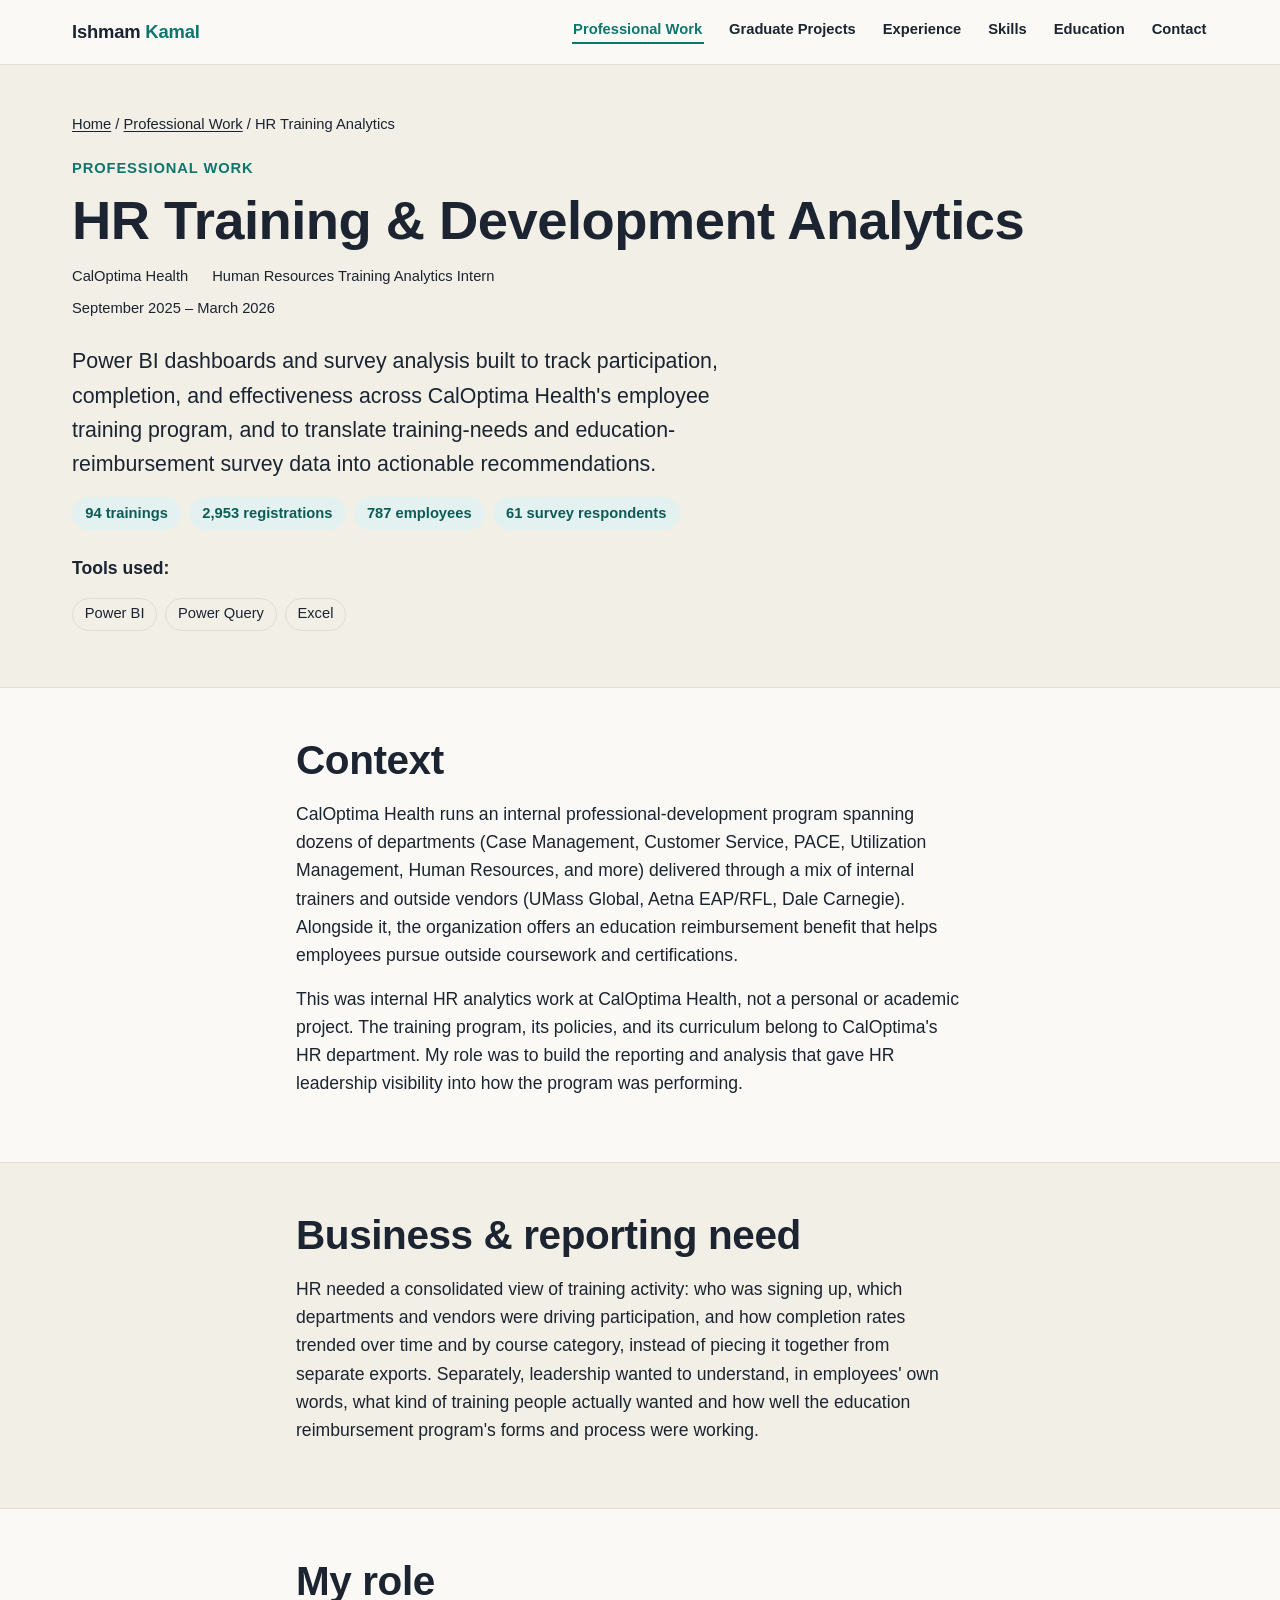
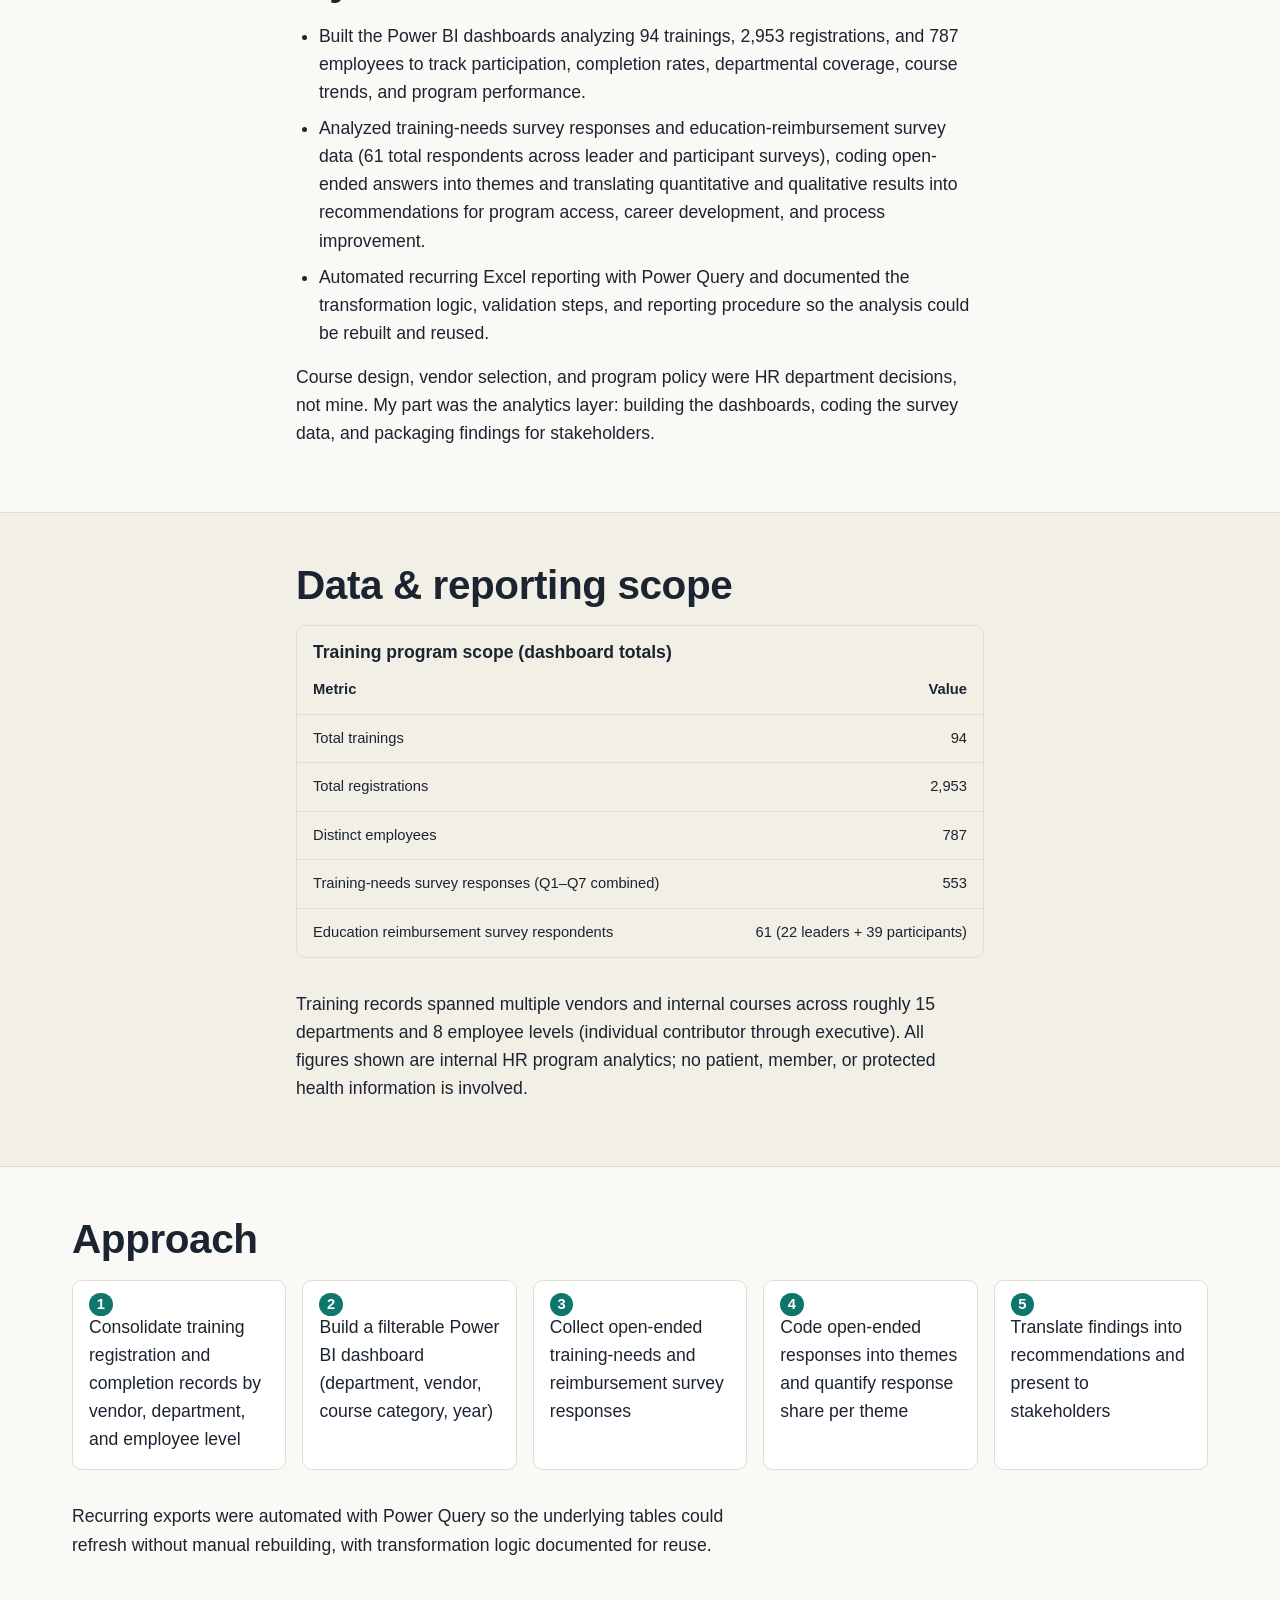
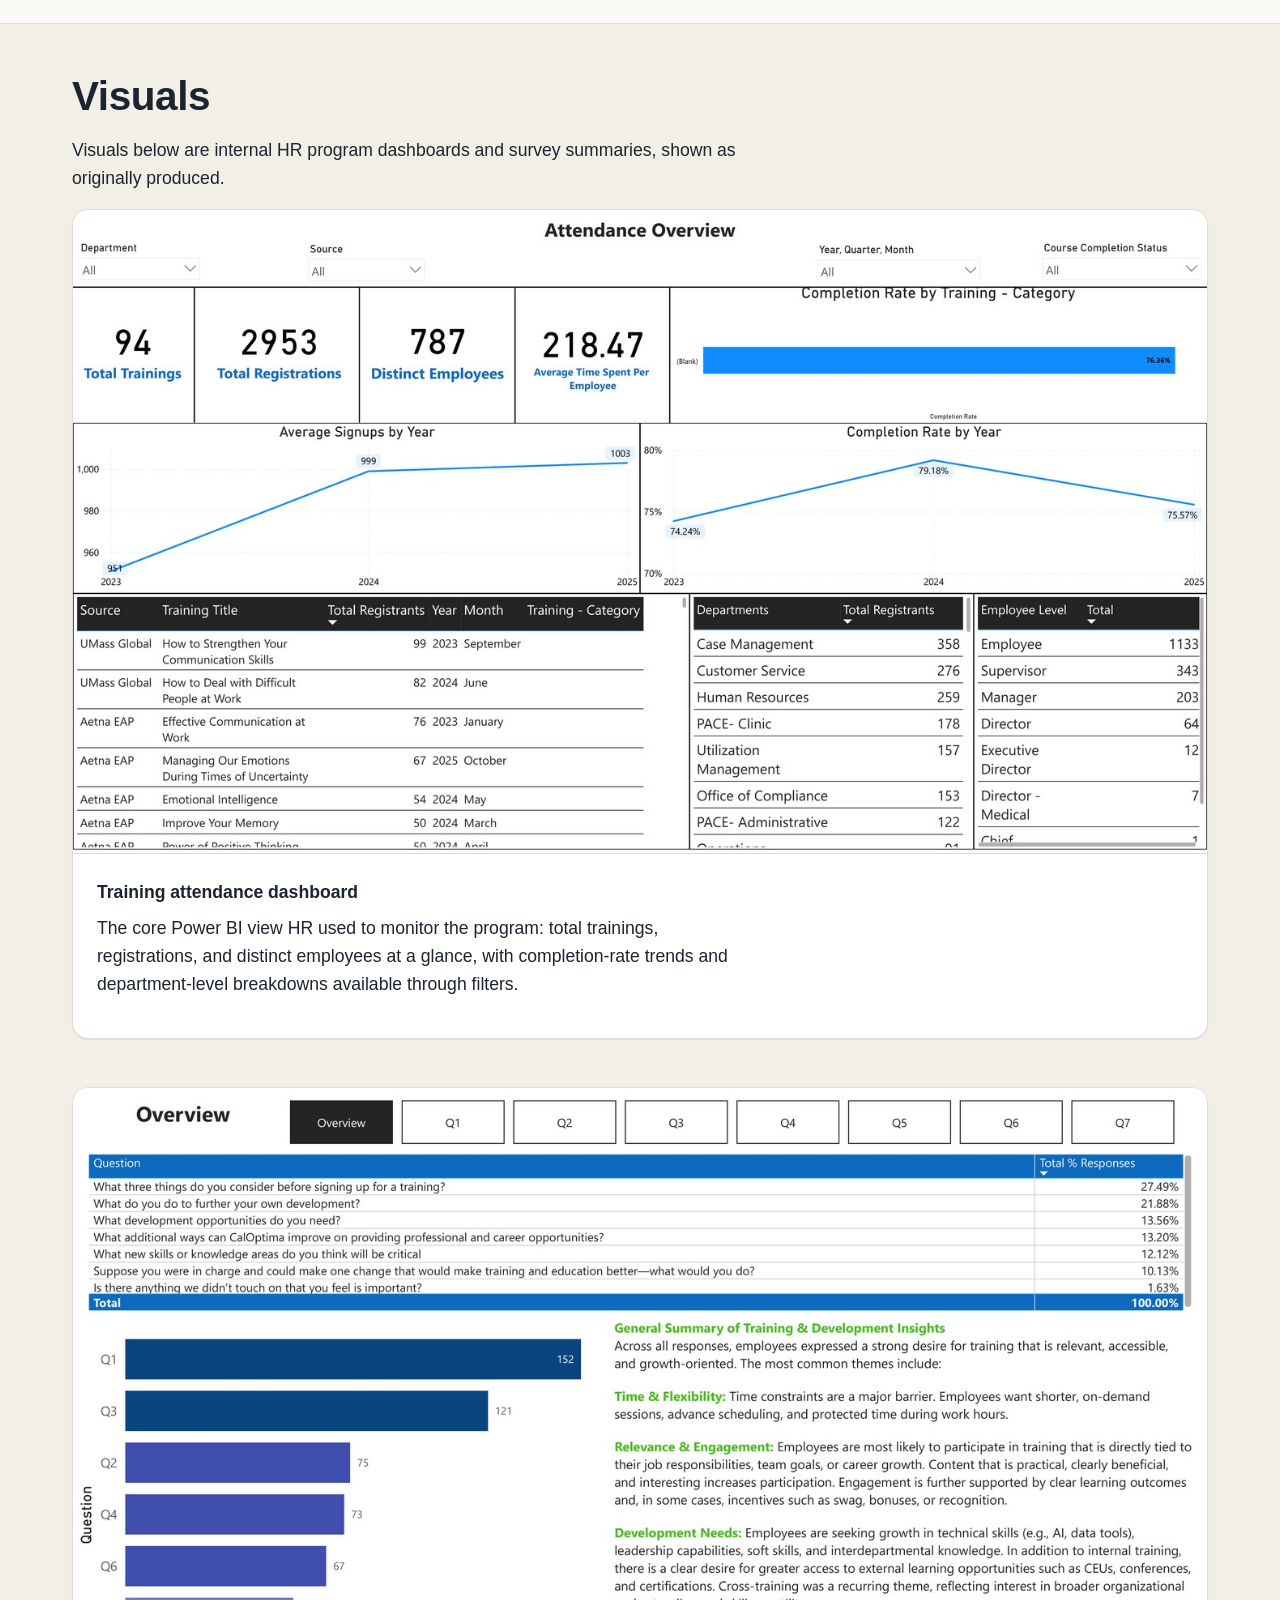
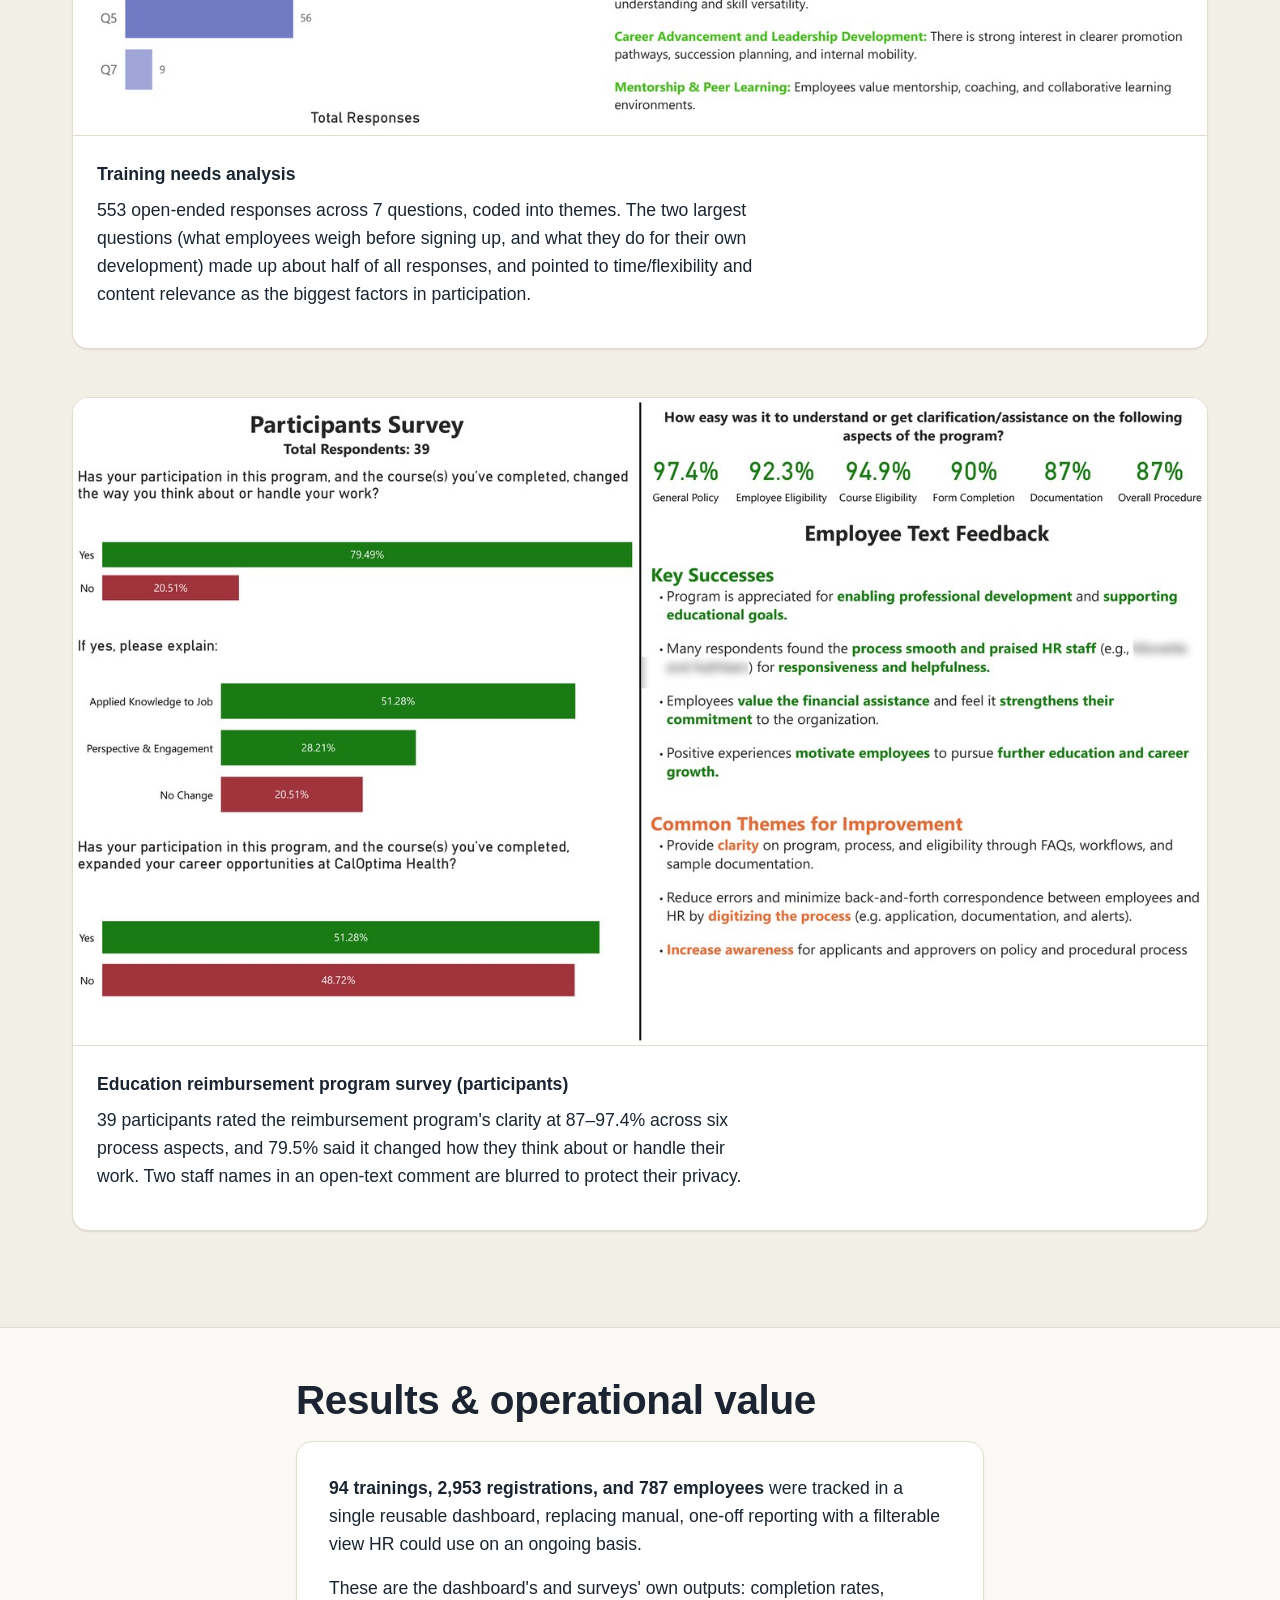
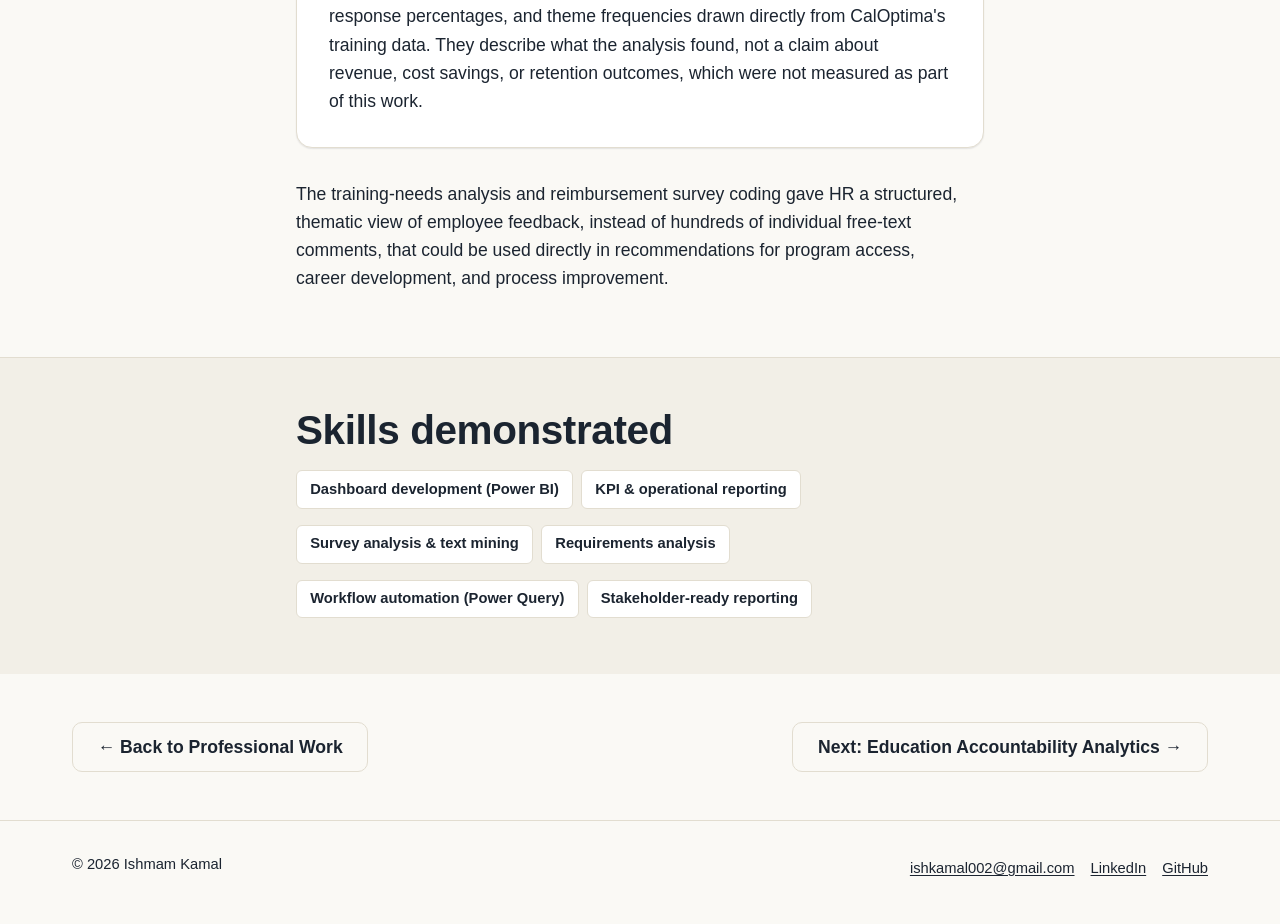
<file: projects/hr-training-analytics.html>
<!doctype html>
<html lang="en">
<head>
<meta charset="utf-8">
<meta name="viewport" content="width=device-width, initial-scale=1">
<title>HR Training &amp; Development Analytics | Ishmam Kamal</title>
<meta name="description" content="Power BI dashboards and survey analysis tracking training participation, completion, and program effectiveness at CalOptima Health: 94 trainings, 2,953 registrations, 787 employees.">

<link rel="canonical" href="https://ishkamal.github.io/projects/hr-training-analytics.html">
<meta property="og:type" content="article">
<meta property="og:title" content="HR Training &amp; Development Analytics | Ishmam Kamal">
<meta property="og:description" content="Power BI dashboards and survey analysis for CalOptima Health's employee training program.">
<meta property="og:url" content="https://ishkamal.github.io/projects/hr-training-analytics.html">
<meta property="og:image" content="https://ishkamal.github.io/assets/images/social/social-preview.png">
<meta name="twitter:card" content="summary_large_image">

<link rel="icon" href="../assets/images/social/favicon.svg" type="image/svg+xml">
<link rel="stylesheet" href="../assets/css/styles.css?v=2">
</head>
<body>
<a class="skip-link" href="#main">Skip to main content</a>

<header class="site-header">
  <div class="container">
    <a class="brand" href="../index.html">Ishmam <span>Kamal</span></a>
    <button type="button" class="nav-toggle" data-nav-toggle aria-expanded="false" aria-controls="primary-nav">
      <span aria-hidden="true">☰</span> Menu
    </button>
    <nav class="primary-nav" id="primary-nav" aria-label="Primary">
      <ul class="primary-nav__links">
        <li><a href="../index.html#professional-work" aria-current="page">Professional Work</a></li>
        <li><a href="../index.html#graduate-projects">Graduate Projects</a></li>
        <li><a href="../index.html#experience">Experience</a></li>
        <li><a href="../index.html#skills">Skills</a></li>
        <li><a href="../index.html#education">Education</a></li>
        <li><a href="../index.html#contact">Contact</a></li>
      </ul>
    </nav>
  </div>
</header>

<main id="main">

  <section class="project-hero">
    <div class="container">
      <p class="breadcrumb"><a href="../index.html">Home</a> / <a href="../index.html#professional-work">Professional Work</a> / HR Training Analytics</p>
      <p class="eyebrow">Professional Work</p>
      <h1>HR Training &amp; Development Analytics</h1>
      <p class="hero__meta">
        <span>CalOptima Health</span>
        <span>Human Resources Training Analytics Intern</span>
        <span>September 2025 – March 2026</span>
      </p>
      <p class="hero__lede">Power BI dashboards and survey analysis built to track participation, completion, and effectiveness across CalOptima Health's employee training program, and to translate training-needs and education-reimbursement survey data into actionable recommendations.</p>

      <ul class="metric-pills">
        <li class="metric-pill">94 trainings</li>
        <li class="metric-pill">2,953 registrations</li>
        <li class="metric-pill">787 employees</li>
        <li class="metric-pill">61 survey respondents</li>
      </ul>

      <div class="project-hero__tools">
        <p><strong>Tools used:</strong></p>
        <ul class="tool-tags">
          <li class="tool-tag">Power BI</li>
          <li class="tool-tag">Power Query</li>
          <li class="tool-tag">Excel</li>
        </ul>
      </div>
    </div>
  </section>

  <!-- CONTEXT -->
  <section class="case-section">
    <div class="container container--narrow">
      <h2>Context</h2>
      <p>CalOptima Health runs an internal professional-development program spanning dozens of departments (Case Management, Customer Service, PACE, Utilization Management, Human Resources, and more) delivered through a mix of internal trainers and outside vendors (UMass Global, Aetna EAP/RFL, Dale Carnegie). Alongside it, the organization offers an education reimbursement benefit that helps employees pursue outside coursework and certifications.</p>
      <p>This was internal HR analytics work at CalOptima Health, not a personal or academic project. The training program, its policies, and its curriculum belong to CalOptima's HR department. My role was to build the reporting and analysis that gave HR leadership visibility into how the program was performing.</p>
    </div>
  </section>

  <!-- BUSINESS NEED -->
  <section class="case-section section--alt">
    <div class="container container--narrow">
      <h2>Business &amp; reporting need</h2>
      <p>HR needed a consolidated view of training activity: who was signing up, which departments and vendors were driving participation, and how completion rates trended over time and by course category, instead of piecing it together from separate exports. Separately, leadership wanted to understand, in employees' own words, what kind of training people actually wanted and how well the education reimbursement program's forms and process were working.</p>
    </div>
  </section>

  <!-- MY CONTRIBUTION -->
  <section class="case-section">
    <div class="container container--narrow">
      <h2>My role</h2>
      <ul>
        <li>Built the Power BI dashboards analyzing 94 trainings, 2,953 registrations, and 787 employees to track participation, completion rates, departmental coverage, course trends, and program performance.</li>
        <li>Analyzed training-needs survey responses and education-reimbursement survey data (61 total respondents across leader and participant surveys), coding open-ended answers into themes and translating quantitative and qualitative results into recommendations for program access, career development, and process improvement.</li>
        <li>Automated recurring Excel reporting with Power Query and documented the transformation logic, validation steps, and reporting procedure so the analysis could be rebuilt and reused.</li>
      </ul>
      <p>Course design, vendor selection, and program policy were HR department decisions, not mine. My part was the analytics layer: building the dashboards, coding the survey data, and packaging findings for stakeholders.</p>
    </div>
  </section>

  <!-- DATA SCOPE -->
  <section class="case-section section--alt">
    <div class="container container--narrow">
      <h2>Data &amp; reporting scope</h2>
      <div class="data-table-wrap">
        <table class="data-table">
          <caption>Training program scope (dashboard totals)</caption>
          <thead>
            <tr><th scope="col">Metric</th><th scope="col" class="num">Value</th></tr>
          </thead>
          <tbody>
            <tr><td>Total trainings</td><td class="num">94</td></tr>
            <tr><td>Total registrations</td><td class="num">2,953</td></tr>
            <tr><td>Distinct employees</td><td class="num">787</td></tr>
            <tr><td>Training-needs survey responses (Q1–Q7 combined)</td><td class="num">553</td></tr>
            <tr><td>Education reimbursement survey respondents</td><td class="num">61 (22 leaders + 39 participants)</td></tr>
          </tbody>
        </table>
      </div>
      <p>Training records spanned multiple vendors and internal courses across roughly 15 departments and 8 employee levels (individual contributor through executive). All figures shown are internal HR program analytics; no patient, member, or protected health information is involved.</p>
    </div>
  </section>

  <!-- TOOLS / APPROACH -->
  <section class="case-section">
    <div class="container">
      <h2>Approach</h2>
      <ol class="workflow-steps">
        <li>Consolidate training registration and completion records by vendor, department, and employee level</li>
        <li>Build a filterable Power BI dashboard (department, vendor, course category, year)</li>
        <li>Collect open-ended training-needs and reimbursement survey responses</li>
        <li>Code open-ended responses into themes and quantify response share per theme</li>
        <li>Translate findings into recommendations and present to stakeholders</li>
      </ol>
      <p>Recurring exports were automated with Power Query so the underlying tables could refresh without manual rebuilding, with transformation logic documented for reuse.</p>
    </div>
  </section>

  <!-- VISUALS -->
  <section class="case-section section--alt">
    <div class="container">
      <h2>Visuals</h2>
      <p>Visuals below are internal HR program dashboards and survey summaries, shown as originally produced.</p>

      <figure class="figure">
        <a class="figure__link" href="../assets/images/professional/caloptima/training-attendance-overview.jpg" data-lightbox>
          <img src="../assets/images/professional/caloptima/training-attendance-overview.jpg" width="1400" height="794" loading="lazy" alt="Power BI dashboard titled Attendance Overview showing 94 total trainings, 2,953 total registrations, and 787 distinct employees, with charts for average signups by year, completion rate by year, and tables breaking down registrants by department and employee level.">
        </a>
        <figcaption>
          <span class="figure__title">Training attendance dashboard</span>
          <p>The core Power BI view HR used to monitor the program: total trainings, registrations, and distinct employees at a glance, with completion-rate trends and department-level breakdowns available through filters.</p>
        </figcaption>
      </figure>

      <figure class="figure">
        <a class="figure__link" href="../assets/images/professional/caloptima/training-needs-analysis-overview.jpg" data-lightbox>
          <img src="../assets/images/professional/caloptima/training-needs-analysis-overview.jpg" width="1400" height="798" loading="lazy" alt="Training Needs Analysis overview showing seven open-ended survey questions with response counts (152, 121, 75, 73, 67, 56, 9) and a written summary of themes including time and flexibility, relevance and engagement, and development needs.">
        </a>
        <figcaption>
          <span class="figure__title">Training needs analysis</span>
          <p>553 open-ended responses across 7 questions, coded into themes. The two largest questions (what employees weigh before signing up, and what they do for their own development) made up about half of all responses, and pointed to time/flexibility and content relevance as the biggest factors in participation.</p>
        </figcaption>
      </figure>

      <figure class="figure">
        <a class="figure__link" href="../assets/images/professional/caloptima/education-reimbursement-participants-survey.jpg" data-lightbox>
          <img src="../assets/images/professional/caloptima/education-reimbursement-participants-survey.jpg" width="1400" height="798" loading="lazy" alt="Education reimbursement participants survey summary: 79.49% said participation changed how they think about work, 51.28% said it expanded their career opportunities, and process-clarity scores ranged from 87% to 97.4% across six program aspects. Two staff names mentioned in an open-text comment are blurred for privacy.">
        </a>
        <figcaption>
          <span class="figure__title">Education reimbursement program survey (participants)</span>
          <p>39 participants rated the reimbursement program's clarity at 87–97.4% across six process aspects, and 79.5% said it changed how they think about or handle their work. Two staff names in an open-text comment are blurred to protect their privacy.</p>
        </figcaption>
      </figure>
    </div>
  </section>

  <!-- RESULTS -->
  <section class="case-section">
    <div class="container container--narrow">
      <h2>Results &amp; operational value</h2>
      <div class="result-highlight">
        <p><strong>94 trainings, 2,953 registrations, and 787 employees</strong> were tracked in a single reusable dashboard, replacing manual, one-off reporting with a filterable view HR could use on an ongoing basis.</p>
        <p>These are the dashboard's and surveys' own outputs: completion rates, response percentages, and theme frequencies drawn directly from CalOptima's training data. They describe what the analysis found, not a claim about revenue, cost savings, or retention outcomes, which were not measured as part of this work.</p>
      </div>
      <p>The training-needs analysis and reimbursement survey coding gave HR a structured, thematic view of employee feedback, instead of hundreds of individual free-text comments, that could be used directly in recommendations for program access, career development, and process improvement.</p>
    </div>
  </section>

  <!-- SKILLS DEMONSTRATED -->
  <section class="case-section section--alt">
    <div class="container container--narrow">
      <h2>Skills demonstrated</h2>
      <ul class="skill-tags" style="display:flex;flex-wrap:wrap;">
        <li class="skill-tag">Dashboard development (Power BI)</li>
        <li class="skill-tag">KPI &amp; operational reporting</li>
        <li class="skill-tag">Survey analysis &amp; text mining</li>
        <li class="skill-tag">Requirements analysis</li>
        <li class="skill-tag">Workflow automation (Power Query)</li>
        <li class="skill-tag">Stakeholder-ready reporting</li>
      </ul>
    </div>
  </section>

  <nav class="project-nav container" aria-label="Project navigation">
    <a class="btn btn--secondary" href="../index.html#professional-work">← Back to Professional Work</a>
    <a class="btn btn--secondary" href="education-accountability-analytics.html">Next: Education Accountability Analytics →</a>
  </nav>

</main>

<footer class="site-footer">
  <div class="container">
    <p>&copy; <span data-current-year>2026</span> Ishmam Kamal</p>
    <ul class="footer-links">
      <li><a href="mailto:ishkamal002@gmail.com">ishkamal002@gmail.com</a></li>
      <li><a href="https://www.linkedin.com/in/ishmamkamal" target="_blank" rel="noopener">LinkedIn</a></li>
      <li><a href="https://github.com/IshKamal/IshKamal.github.io" target="_blank" rel="noopener">GitHub <span class="visually-hidden">(opens in a new tab)</span></a></li>
    </ul>
  </div>
</footer>

<script src="../assets/js/main.js" defer></script>
</body>
</html>
</file>
<file: assets/css/styles.css>
/* =========================================================================
   Ishmam Kamal | Analytics Portfolio
   Shared stylesheet for all pages.
   ========================================================================= */

/* -------------------------------------------------------------------------
   Design tokens
   ------------------------------------------------------------------------- */
:root {
  /* Color: light theme (default) */
  --color-bg: #faf9f5;
  --color-bg-alt: #f2efe7;
  --color-surface: #ffffff;
  --color-text: #1b2430;
  --color-text-muted: #1b2430;
  --color-border: #e2ddd0;
  --color-accent: #0f766e;
  --color-accent-strong: #0b5c56;
  --color-accent-soft: #e3f2f0;
  --color-accent-2: #b45309;
  --color-accent-2-soft: #faf0e1;
  --color-focus: #0f766e;
  --color-danger: #9f1d1d;

  /* Filled-button teal: intentionally NOT redefined per theme below. The
     dark-theme --color-accent is brightened for legibility as text on a
     dark background, which fails WCAG AA as a button fill under white
     text (~2.6:1). This pair stays constant so white button text keeps
     a safe (~5.5:1) contrast ratio in both themes. */
  --color-button-bg: #0f766e;
  --color-button-bg-hover: #0b5c56;

  --shadow-sm: 0 1px 2px rgba(27, 36, 48, 0.06), 0 1px 1px rgba(27, 36, 48, 0.04);
  --shadow-md: 0 6px 16px rgba(27, 36, 48, 0.08), 0 2px 6px rgba(27, 36, 48, 0.05);

  --radius-sm: 6px;
  --radius-md: 10px;
  --radius-lg: 16px;

  --space-1: 0.25rem;
  --space-2: 0.5rem;
  --space-3: 0.75rem;
  --space-4: 1rem;
  --space-5: 1.5rem;
  --space-6: 2rem;
  --space-7: 3rem;
  --space-8: 4.5rem;

  --content-max: 74rem;
  --content-narrow: 46rem;

  --font-sans: -apple-system, BlinkMacSystemFont, "Segoe UI", Roboto, Helvetica, Arial,
    "Noto Sans", sans-serif, "Apple Color Emoji", "Segoe UI Emoji";
  --font-mono: ui-monospace, SFMono-Regular, Menlo, Consolas, "Liberation Mono", monospace;

  --fs-sm: clamp(0.83rem, 0.79rem + 0.18vw, 0.92rem);
  --fs-base: clamp(1rem, 0.96rem + 0.2vw, 1.1rem);
  --fs-md: clamp(1.15rem, 1.08rem + 0.32vw, 1.35rem);
  --fs-lg: clamp(1.4rem, 1.28rem + 0.55vw, 1.8rem);
  --fs-xl: clamp(1.9rem, 1.65rem + 1.1vw, 2.6rem);
  --fs-xxl: clamp(2.3rem, 1.9rem + 1.9vw, 3.4rem);

  --header-h: 4rem;
  --motion-fast: 140ms;
  --motion-med: 220ms;
}

@media (prefers-color-scheme: dark) {
  :root {
    --color-bg: #10161b;
    --color-bg-alt: #161d24;
    --color-surface: #1a2229;
    --color-text: #edf0f2;
    --color-text-muted: #edf0f2;
    --color-border: #2b343c;
    --color-accent: #38b2a3;
    --color-accent-strong: #6cd4c6;
    --color-accent-soft: #16332f;
    --color-accent-2: #e0975a;
    --color-accent-2-soft: #33261a;
    --color-focus: #4fd0c0;
    --color-danger: #f0a5a5;
    --shadow-sm: 0 1px 2px rgba(0, 0, 0, 0.35);
    --shadow-md: 0 8px 20px rgba(0, 0, 0, 0.45);
  }
}

:root[data-theme="dark"] {
  --color-bg: #10161b;
  --color-bg-alt: #161d24;
  --color-surface: #1a2229;
  --color-text: #edf0f2;
  --color-text-muted: #edf0f2;
  --color-border: #2b343c;
  --color-accent: #38b2a3;
  --color-accent-strong: #6cd4c6;
  --color-accent-soft: #16332f;
  --color-accent-2: #e0975a;
  --color-accent-2-soft: #33261a;
  --color-focus: #4fd0c0;
  --color-danger: #f0a5a5;
  --shadow-sm: 0 1px 2px rgba(0, 0, 0, 0.35);
  --shadow-md: 0 8px 20px rgba(0, 0, 0, 0.45);
}

:root[data-theme="light"] {
  --color-bg: #faf9f5;
  --color-bg-alt: #f2efe7;
  --color-surface: #ffffff;
  --color-text: #1b2430;
  --color-text-muted: #1b2430;
  --color-border: #e2ddd0;
  --color-accent: #0f766e;
  --color-accent-strong: #0b5c56;
  --color-accent-soft: #e3f2f0;
  --color-accent-2: #b45309;
  --color-accent-2-soft: #faf0e1;
  --color-focus: #0f766e;
  --color-danger: #9f1d1d;
}

/* -------------------------------------------------------------------------
   Reset
   ------------------------------------------------------------------------- */
*, *::before, *::after { box-sizing: border-box; }
html { -webkit-text-size-adjust: 100%; scroll-behavior: smooth; }

@media (prefers-reduced-motion: reduce) {
  html { scroll-behavior: auto; }
  *, *::before, *::after {
    animation-duration: 0.001ms !important;
    animation-iteration-count: 1 !important;
    transition-duration: 0.001ms !important;
    scroll-behavior: auto !important;
  }
}

body {
  margin: 0;
  background: var(--color-bg);
  color: var(--color-text);
  font-family: var(--font-sans);
  font-size: var(--fs-base);
  line-height: 1.6;
  -webkit-font-smoothing: antialiased;
  text-rendering: optimizeLegibility;
}

img, svg { max-width: 100%; height: auto; display: block; }
picture { display: block; }

.icon {
  width: 1em;
  height: 1em;
  display: inline-block;
  vertical-align: -0.125em;
  flex-shrink: 0;
}

h1, h2, h3, h4 { line-height: 1.2; font-weight: 700; margin: 0 0 var(--space-3); letter-spacing: -0.01em; }
h1 { font-size: var(--fs-xxl); }
h2 { font-size: var(--fs-xl); }
h3 { font-size: var(--fs-md); }
h4 { font-size: var(--fs-base); }

p { margin: 0 0 var(--space-4); max-width: 68ch; }
ul, ol { margin: 0 0 var(--space-4); padding-left: 1.3em; }
li { margin-bottom: var(--space-2); }

a { color: var(--color-accent); text-decoration-thickness: from-font; text-underline-offset: 0.15em; }
a:hover { color: var(--color-accent-strong); }

strong { font-weight: 700; }
small { font-size: var(--fs-sm); }

hr {
  border: none;
  border-top: 1px solid var(--color-border);
  margin: var(--space-7) 0;
}

table { border-collapse: collapse; width: 100%; }

/* Focus visibility: never suppressed */
:focus-visible {
  outline: 3px solid var(--color-focus);
  outline-offset: 3px;
  border-radius: 4px;
}
a:focus-visible, button:focus-visible { outline-offset: 2px; }

/* -------------------------------------------------------------------------
   Layout helpers
   ------------------------------------------------------------------------- */
.container {
  width: 100%;
  max-width: var(--content-max);
  margin-inline: auto;
  padding-inline: var(--space-5);
}

.container--narrow { max-width: var(--content-narrow); }

.section { padding-block: var(--space-8); }
.section--alt { background: var(--color-bg-alt); }
.section-heading { margin-bottom: var(--space-6); }
.section-heading p { color: var(--color-text-muted); }
.eyebrow {
  display: inline-block;
  font-size: var(--fs-sm);
  font-weight: 700;
  letter-spacing: 0.06em;
  text-transform: uppercase;
  color: var(--color-accent);
  margin-bottom: var(--space-2);
}

.visually-hidden {
  position: absolute;
  width: 1px; height: 1px;
  padding: 0; margin: -1px;
  overflow: hidden;
  clip: rect(0,0,0,0);
  white-space: nowrap;
  border: 0;
}

/* Skip link */
.skip-link {
  position: absolute;
  left: var(--space-4);
  top: -100px;
  background: var(--color-accent);
  color: #fff;
  padding: var(--space-3) var(--space-5);
  border-radius: var(--radius-sm);
  z-index: 1000;
  font-weight: 600;
  transition: top var(--motion-fast) ease;
}
.skip-link:focus {
  top: var(--space-4);
}

/* -------------------------------------------------------------------------
   Buttons / CTAs
   ------------------------------------------------------------------------- */
.btn {
  display: inline-flex;
  align-items: center;
  gap: 0.5em;
  padding: 0.75em 1.4em;
  border-radius: var(--radius-md);
  font-weight: 600;
  font-size: var(--fs-base);
  text-decoration: none;
  border: 1.5px solid transparent;
  cursor: pointer;
  transition: background var(--motion-fast) ease, color var(--motion-fast) ease,
    border-color var(--motion-fast) ease, transform var(--motion-fast) ease;
  line-height: 1.2;
}
.btn:hover { transform: translateY(-1px); }
.btn:active { transform: translateY(0); }

.btn--primary {
  background: var(--color-button-bg);
  color: #ffffff;
  border-color: var(--color-button-bg);
}
.btn--primary:hover { background: var(--color-button-bg-hover); border-color: var(--color-button-bg-hover); color: #fff; }

.btn--secondary {
  background: transparent;
  color: var(--color-text);
  border-color: var(--color-border);
}
.btn--secondary:hover { border-color: var(--color-accent); color: var(--color-accent-strong); }

.btn--small { padding: 0.5em 1em; font-size: var(--fs-sm); }

.cta-row {
  display: flex;
  flex-wrap: wrap;
  gap: var(--space-3);
}

/* -------------------------------------------------------------------------
   Header / navigation
   ------------------------------------------------------------------------- */
.site-header {
  position: sticky;
  top: 0;
  z-index: 100;
  background: color-mix(in srgb, var(--color-bg) 88%, transparent);
  backdrop-filter: saturate(140%) blur(8px);
  border-bottom: 1px solid var(--color-border);
}
.site-header .container {
  display: flex;
  align-items: center;
  justify-content: space-between;
  min-height: var(--header-h);
  gap: var(--space-4);
}

.brand {
  font-weight: 800;
  font-size: 1.15rem;
  color: var(--color-text);
  text-decoration: none;
  white-space: nowrap;
  letter-spacing: -0.01em;
}
.brand:hover { color: var(--color-accent); }
.brand span { color: var(--color-accent); }

.nav-toggle {
  display: none;
  background: none;
  border: 1.5px solid var(--color-border);
  border-radius: var(--radius-sm);
  padding: 0.5em 0.7em;
  color: var(--color-text);
  cursor: pointer;
  font: inherit;
}

.primary-nav {
  display: flex;
  align-items: center;
  gap: var(--space-5);
  flex-wrap: wrap;
}
.primary-nav__links {
  display: flex;
  gap: var(--space-5);
  list-style: none;
  margin: 0;
  padding: 0;
  flex-wrap: wrap;
}
.primary-nav__links a {
  color: var(--color-text);
  text-decoration: none;
  font-weight: 600;
  font-size: var(--fs-sm);
  padding: 0.35em 0.1em;
  border-bottom: 2px solid transparent;
}
.primary-nav__links a:hover { color: var(--color-accent); }
.primary-nav__links a[aria-current="page"],
.primary-nav__links a[aria-current="true"] {
  color: var(--color-accent);
  border-bottom-color: var(--color-accent);
}

@media (max-width: 760px) {
  .nav-toggle { display: inline-flex; align-items: center; gap: 0.4em; }

  .primary-nav {
    width: 100%;
  }
  .primary-nav__links {
    flex-direction: column;
    gap: var(--space-1);
    width: 100%;
  }
  /* Without JS: nav stays open and stacked below the header row (still fully usable). */
  .site-header .container {
    flex-wrap: wrap;
    padding-block: var(--space-3);
  }
  .primary-nav__links a { display: block; padding: 0.6em 0.2em; }

  /* With JS: collapse into a disclosure controlled by the toggle button. */
  .js .primary-nav { display: none; }
  .js .primary-nav.is-open { display: flex; }
}

/* -------------------------------------------------------------------------
   Hero
   ------------------------------------------------------------------------- */
.hero {
  padding-block: var(--space-8) var(--space-7);
}
.hero__grid {
  display: grid;
  gap: var(--space-6);
}
.hero__eyebrow {
  color: var(--color-accent);
  font-weight: 700;
  font-size: var(--fs-sm);
  letter-spacing: 0.04em;
  text-transform: uppercase;
  margin-bottom: var(--space-3);
}
.hero h1 { margin-bottom: var(--space-4); }
.hero__lede {
  font-size: var(--fs-md);
  color: var(--color-text);
  max-width: 56ch;
}
.hero__meta {
  display: flex;
  flex-wrap: wrap;
  gap: var(--space-2) var(--space-5);
  color: var(--color-text-muted);
  font-size: var(--fs-sm);
  margin-bottom: var(--space-5);
}
.hero__meta span { display: inline-flex; align-items: center; gap: 0.4em; }
.hero__meta .icon { color: var(--color-accent); flex-shrink: 0; }

/* -------------------------------------------------------------------------
   Metric / impact strip
   ------------------------------------------------------------------------- */
.metric-grid {
  display: grid;
  grid-template-columns: repeat(auto-fit, minmax(220px, 1fr));
  gap: var(--space-4);
}
.metric-card {
  background: var(--color-surface);
  border: 1px solid var(--color-border);
  border-radius: var(--radius-lg);
  padding: var(--space-5);
  box-shadow: var(--shadow-sm);
}
.metric-card__value {
  font-size: var(--fs-lg);
  font-weight: 800;
  color: var(--color-accent);
  letter-spacing: -0.02em;
  margin-bottom: var(--space-2);
  line-height: 1.1;
}
.metric-card__label {
  color: var(--color-text-muted);
  font-size: var(--fs-sm);
  margin: 0;
}

/* -------------------------------------------------------------------------
   Project cards
   ------------------------------------------------------------------------- */
.project-grid {
  display: grid;
  grid-template-columns: repeat(auto-fit, minmax(320px, 1fr));
  gap: var(--space-6);
}
.project-card {
  background: var(--color-surface);
  border: 1px solid var(--color-border);
  border-radius: var(--radius-lg);
  overflow: hidden;
  box-shadow: var(--shadow-sm);
  display: flex;
  flex-direction: column;
  transition: box-shadow var(--motion-med) ease, transform var(--motion-med) ease;
}
.project-card:hover { box-shadow: var(--shadow-md); transform: translateY(-2px); }

.project-card__media {
  aspect-ratio: 16/9.5;
  background: var(--color-bg-alt);
  border-bottom: 1px solid var(--color-border);
  overflow: hidden;
}
.project-card__media img { width: 100%; height: 100%; object-fit: cover; }
.project-card__media--placeholder {
  display: flex;
  align-items: center;
  justify-content: center;
  color: var(--color-text-muted);
  font-size: var(--fs-sm);
  text-align: center;
  padding: var(--space-4);
}

.project-card__body { padding: var(--space-5); display: flex; flex-direction: column; gap: var(--space-3); flex: 1; }
.project-card__body h3 { margin-bottom: 0; }
.project-card__employer {
  color: var(--color-accent-strong);
  font-weight: 600;
  font-size: var(--fs-sm);
  margin: 0;
}
.project-card__summary { color: var(--color-text-muted); margin-bottom: 0; }

.metric-pills { display: flex; flex-wrap: wrap; gap: var(--space-2); margin: 0; padding: 0; list-style: none; }
.metric-pill {
  background: var(--color-accent-soft);
  color: var(--color-accent-strong);
  border-radius: 999px;
  padding: 0.3em 0.9em;
  font-size: var(--fs-sm);
  font-weight: 700;
}

.tool-tags { display: flex; flex-wrap: wrap; gap: var(--space-2); margin: 0; padding: 0; list-style: none; }
.tool-tag {
  border: 1px solid var(--color-border);
  color: var(--color-text-muted);
  border-radius: 999px;
  padding: 0.25em 0.8em;
  font-size: var(--fs-sm);
}

.project-card__footer { margin-top: auto; padding-top: var(--space-2); }
.project-link {
  font-weight: 700;
  text-decoration: none;
  display: inline-flex;
  align-items: center;
  gap: 0.35em;
}
.project-link::after { content: "→"; transition: transform var(--motion-fast) ease; }
.project-link:hover::after { transform: translateX(3px); }

/* -------------------------------------------------------------------------
   Experience timeline
   ------------------------------------------------------------------------- */
.timeline { display: flex; flex-direction: column; gap: var(--space-5); }
.timeline-item {
  background: var(--color-surface);
  border: 1px solid var(--color-border);
  border-left: 4px solid var(--color-accent);
  border-radius: var(--radius-md);
  padding: var(--space-5);
  box-shadow: var(--shadow-sm);
}
.timeline-item__head {
  display: flex;
  flex-wrap: wrap;
  align-items: baseline;
  justify-content: space-between;
  gap: var(--space-2) var(--space-4);
  margin-bottom: var(--space-1);
}
.timeline-item__org { font-size: var(--fs-md); font-weight: 700; margin: 0; }
.timeline-item__dates {
  color: var(--color-text-muted);
  font-size: var(--fs-sm);
  font-weight: 600;
  white-space: nowrap;
}
.timeline-item__role {
  color: var(--color-accent-strong);
  font-weight: 600;
  font-size: var(--fs-sm);
  margin-bottom: var(--space-3);
}
.timeline-item ul { margin-bottom: 0; }
.timeline-item li { color: var(--color-text); }

/* -------------------------------------------------------------------------
   Skills
   ------------------------------------------------------------------------- */
.skills-grid {
  display: grid;
  grid-template-columns: repeat(auto-fit, minmax(280px, 1fr));
  gap: var(--space-6);
}
.skill-group h3 { margin-bottom: var(--space-3); }
.skill-tags { display: flex; flex-wrap: wrap; gap: var(--space-2); margin: 0; padding: 0; list-style: none; }
.skill-tag {
  background: var(--color-surface);
  border: 1px solid var(--color-border);
  border-radius: var(--radius-sm);
  padding: 0.45em 0.9em;
  font-size: var(--fs-sm);
  font-weight: 600;
}

/* -------------------------------------------------------------------------
   Education
   ------------------------------------------------------------------------- */
.education-grid {
  display: grid;
  grid-template-columns: repeat(auto-fit, minmax(280px, 1fr));
  gap: var(--space-5);
}
.education-card {
  background: var(--color-surface);
  border: 1px solid var(--color-border);
  border-radius: var(--radius-md);
  padding: var(--space-5);
}
.education-card__degree { font-weight: 700; color: var(--color-text); margin-bottom: var(--space-1); }
.education-card__meta { color: var(--color-text-muted); font-size: var(--fs-sm); }

/* -------------------------------------------------------------------------
   Contact
   ------------------------------------------------------------------------- */
.contact-card {
  background: var(--color-surface);
  border: 1px solid var(--color-border);
  border-radius: var(--radius-lg);
  padding: var(--space-7);
  text-align: center;
  box-shadow: var(--shadow-sm);
}
.contact-card h2 { margin-bottom: var(--space-3); }
.contact-card p { margin-inline: auto; margin-bottom: var(--space-5); }
.contact-card .cta-row { justify-content: center; }

/* -------------------------------------------------------------------------
   Footer
   ------------------------------------------------------------------------- */
.site-footer {
  border-top: 1px solid var(--color-border);
  padding-block: var(--space-6);
  color: var(--color-text-muted);
  font-size: var(--fs-sm);
}
.site-footer .container {
  display: flex;
  flex-wrap: wrap;
  gap: var(--space-3) var(--space-5);
  align-items: center;
  justify-content: space-between;
}
.footer-links { display: flex; gap: var(--space-4); list-style: none; margin: 0; padding: 0; flex-wrap: wrap; }
.footer-links a { color: var(--color-text-muted); }
.footer-links a:hover { color: var(--color-accent); }

/* -------------------------------------------------------------------------
   Project detail pages
   ------------------------------------------------------------------------- */
.project-hero {
  padding-block: var(--space-7);
  border-bottom: 1px solid var(--color-border);
  background: var(--color-bg-alt);
}
.project-hero__tools { margin-top: var(--space-4); }
.breadcrumb {
  font-size: var(--fs-sm);
  color: var(--color-text-muted);
  margin-bottom: var(--space-4);
}
.breadcrumb a { color: var(--color-text-muted); }
.breadcrumb a:hover { color: var(--color-accent); }

.case-section { padding-block: var(--space-7); }
.case-section + .case-section { border-top: 1px solid var(--color-border); }
.case-section h2 { margin-bottom: var(--space-4); }
.case-section > .container > p:first-of-type { color: var(--color-text-muted); }

.figure {
  margin: 0 0 var(--space-7);
  background: var(--color-surface);
  border: 1px solid var(--color-border);
  border-radius: var(--radius-lg);
  overflow: hidden;
  box-shadow: var(--shadow-sm);
}
.figure img { width: 100%; border-bottom: 1px solid var(--color-border); }
.figure figcaption { padding: var(--space-5); }
.figure figcaption .figure__title { font-weight: 700; margin-bottom: var(--space-2); display: block; }
.figure figcaption .figure__takeaway { color: var(--color-text-muted); margin: var(--space-2) 0 0; }

.figure--placeholder {
  padding: var(--space-7) var(--space-5);
  text-align: center;
  color: var(--color-text-muted);
  border-style: dashed;
}
.figure--placeholder .figure__title { display: block; color: var(--color-text); font-weight: 700; margin-bottom: var(--space-2); }

.workflow-steps {
  display: grid;
  grid-template-columns: repeat(auto-fit, minmax(180px, 1fr));
  gap: var(--space-4);
  list-style: none;
  margin: 0 0 var(--space-6);
  padding: 0;
  counter-reset: step;
}
.workflow-steps li {
  background: var(--color-surface);
  border: 1px solid var(--color-border);
  border-radius: var(--radius-md);
  padding: var(--space-4);
  margin: 0;
  counter-increment: step;
  position: relative;
  padding-top: var(--space-6);
}
.workflow-steps li::before {
  content: counter(step);
  position: absolute;
  top: var(--space-3);
  left: var(--space-4);
  background: var(--color-accent);
  color: #fff;
  font-weight: 800;
  font-size: var(--fs-sm);
  width: 1.6em;
  height: 1.6em;
  border-radius: 50%;
  display: inline-flex;
  align-items: center;
  justify-content: center;
}

.data-table-wrap { overflow-x: auto; margin-bottom: var(--space-6); border: 1px solid var(--color-border); border-radius: var(--radius-md); }
.data-table { min-width: 480px; }
.data-table caption { text-align: left; padding: var(--space-3) var(--space-4) 0; font-weight: 700; caption-side: top; }
.data-table th, .data-table td {
  text-align: left;
  padding: var(--space-3) var(--space-4);
  border-bottom: 1px solid var(--color-border);
  font-size: var(--fs-sm);
}
.data-table thead th { background: var(--color-bg-alt); font-weight: 700; }
.data-table tbody tr:last-child td { border-bottom: none; }
.data-table tbody tr.is-best { background: var(--color-accent-soft); }
.data-table td.num, .data-table th.num { text-align: right; font-variant-numeric: tabular-nums; }

.callout {
  border: 1px solid var(--color-border);
  border-left: 4px solid var(--color-accent-2);
  background: var(--color-accent-2-soft);
  border-radius: var(--radius-md);
  padding: var(--space-5);
  margin-bottom: var(--space-6);
}
.callout p:last-child { margin-bottom: 0; }
.callout__label { font-weight: 700; display: block; margin-bottom: var(--space-2); color: var(--color-text); }

.result-highlight {
  border: 1px solid var(--color-border);
  border-radius: var(--radius-lg);
  background: var(--color-surface);
  padding: var(--space-6);
  margin-bottom: var(--space-6);
  box-shadow: var(--shadow-sm);
}
.result-highlight p:last-child { margin-bottom: 0; }

.project-nav {
  display: flex;
  flex-wrap: wrap;
  justify-content: space-between;
  gap: var(--space-4);
  padding-block: var(--space-7);
}

/* -------------------------------------------------------------------------
   Lightbox (progressive enhancement; figures work as plain links without it)
   ------------------------------------------------------------------------- */
.figure__link { display: block; cursor: zoom-in; }
.js .figure__link:focus-visible { outline-offset: -3px; }

.lightbox {
  position: fixed;
  inset: 0;
  background: rgba(10, 14, 18, 0.88);
  display: flex;
  align-items: center;
  justify-content: center;
  padding: var(--space-6);
  z-index: 1000;
}
.lightbox[hidden] { display: none; }
.lightbox__img {
  max-width: min(96vw, 1200px);
  max-height: 90vh;
  border-radius: var(--radius-sm);
  box-shadow: var(--shadow-md);
}
.lightbox__close {
  position: absolute;
  top: var(--space-5);
  right: var(--space-5);
  background: var(--color-surface);
  color: var(--color-text);
  border: 1px solid var(--color-border);
  border-radius: 50%;
  width: 2.6em;
  height: 2.6em;
  font-size: 1.1rem;
  cursor: pointer;
}

/* -------------------------------------------------------------------------
   Not-found page
   ------------------------------------------------------------------------- */
.not-found {
  min-height: 60vh;
  display: flex;
  align-items: center;
  padding-block: var(--space-8);
}
.not-found__code {
  font-size: clamp(3rem, 6vw, 5rem);
  font-weight: 800;
  color: var(--color-accent);
  margin-bottom: var(--space-2);
  letter-spacing: -0.03em;
}

/* -------------------------------------------------------------------------
   Print styles
   ------------------------------------------------------------------------- */
@media print {
  .site-header, .site-footer, .skip-link, .nav-toggle, .cta-row, .figure--placeholder { display: none !important; }
  body { background: #fff; color: #000; }
  a { color: #000; text-decoration: underline; }
  .section { padding-block: 1rem; }
  .project-card, .metric-card, .timeline-item, .figure { box-shadow: none; border: 1px solid #999; }
}
</file>
